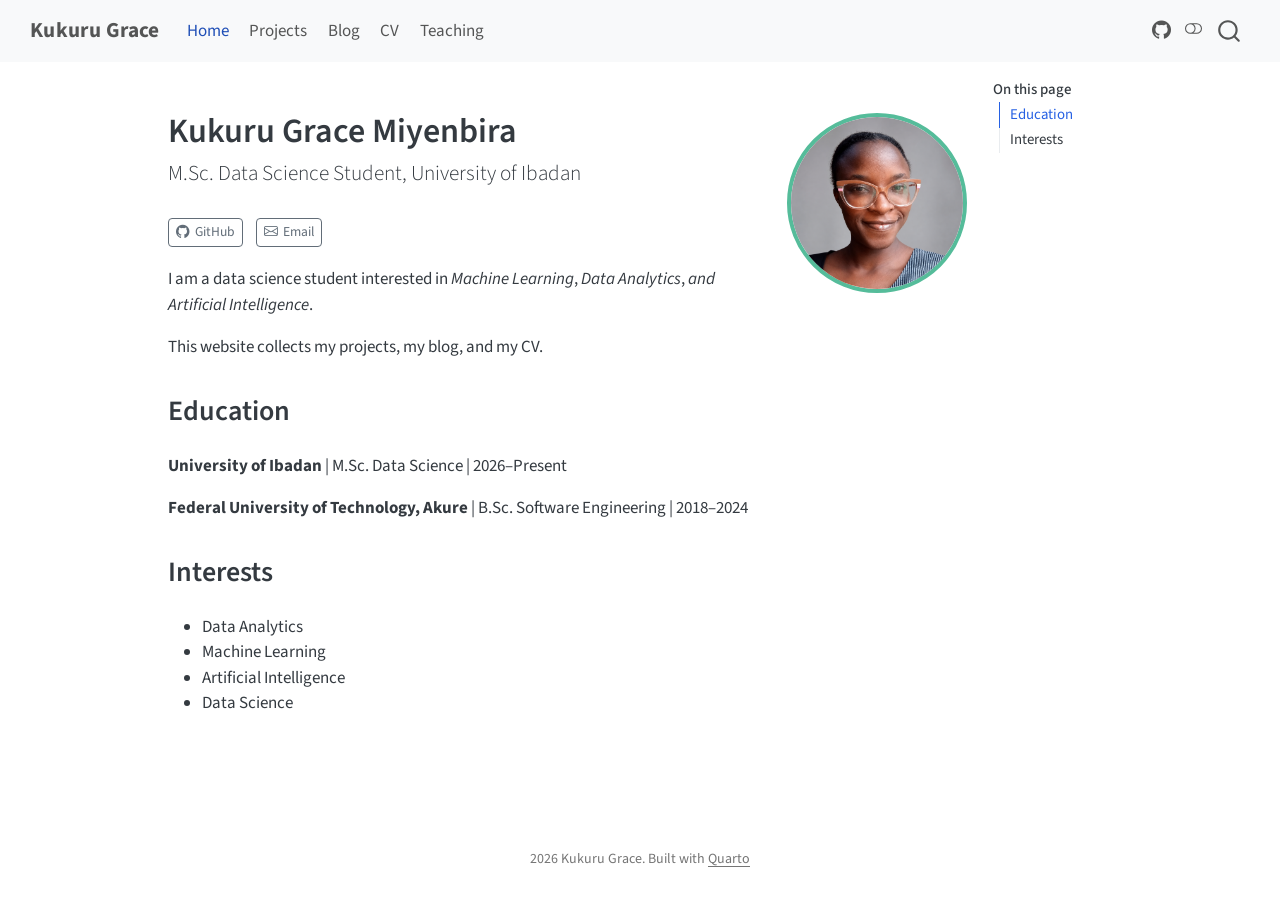
<file: index.html>
<!DOCTYPE html>
<html xmlns="http://www.w3.org/1999/xhtml" lang="en" xml:lang="en"><head>

<meta charset="utf-8">
<meta name="generator" content="quarto-1.9.38">

<meta name="viewport" content="width=device-width, initial-scale=1.0, user-scalable=yes">


<title>Kukuru Grace Miyenbira – Kukuru Grace</title>
<style>
/* Default styles provided by pandoc.
** See https://pandoc.org/MANUAL.html#variables-for-html for config info.
*/
code{white-space: pre-wrap;}
span.smallcaps{font-variant: small-caps;}
div.columns{display: flex; gap: min(4vw, 1.5em);}
div.column{flex: auto; overflow-x: auto;}
div.hanging-indent{margin-left: 1.5em; text-indent: -1.5em;}
ul.task-list{list-style: none;}
ul.task-list li input[type="checkbox"] {
  width: 0.8em;
  margin: 0 0.8em 0.2em -1em; /* quarto-specific, see https://github.com/quarto-dev/quarto-cli/issues/4556 */ 
  vertical-align: middle;
}
</style>


<script src="site_libs/quarto-nav/quarto-nav.js"></script>
<script src="site_libs/quarto-nav/headroom.min.js"></script>
<script src="site_libs/clipboard/clipboard.min.js"></script>
<script src="site_libs/quarto-search/autocomplete.umd.js"></script>
<script src="site_libs/quarto-search/fuse.min.js"></script>
<script src="site_libs/quarto-search/quarto-search.js"></script>
<meta name="quarto:offset" content="./">
<script src="site_libs/quarto-html/quarto.js" type="module"></script>
<script src="site_libs/quarto-html/tabsets/tabsets.js" type="module"></script>
<script src="site_libs/quarto-html/popper.min.js"></script>
<script src="site_libs/quarto-html/tippy.umd.min.js"></script>
<link href="site_libs/quarto-html/tippy.css" rel="stylesheet">
<link href="site_libs/quarto-html/quarto-syntax-highlighting-15634bcf2e68342d4ad2dfa704d543f6.css" rel="stylesheet" class="quarto-color-scheme" id="quarto-text-highlighting-styles">
<link href="site_libs/quarto-html/quarto-syntax-highlighting-dark-0a6b7249c26820e032cb0bd839ff02b1.css" rel="stylesheet" class="quarto-color-scheme quarto-color-alternate" id="quarto-text-highlighting-styles">
<link href="site_libs/quarto-html/quarto-syntax-highlighting-15634bcf2e68342d4ad2dfa704d543f6.css" rel="stylesheet" class="quarto-color-scheme-extra" id="quarto-text-highlighting-styles">
<script src="site_libs/bootstrap/bootstrap.min.js"></script>
<link href="site_libs/bootstrap/bootstrap-icons.css" rel="stylesheet">
<link href="site_libs/bootstrap/bootstrap-a0f9fd0d421825b736dc1bbcbcba2219.min.css" rel="stylesheet" append-hash="true" class="quarto-color-scheme" id="quarto-bootstrap" data-mode="light">
<link href="site_libs/bootstrap/bootstrap-dark-6f157ed924bc3ef39b17ae587b4cc858.min.css" rel="stylesheet" append-hash="true" class="quarto-color-scheme quarto-color-alternate" id="quarto-bootstrap" data-mode="dark">
<link href="site_libs/bootstrap/bootstrap-a0f9fd0d421825b736dc1bbcbcba2219.min.css" rel="stylesheet" append-hash="true" class="quarto-color-scheme-extra" id="quarto-bootstrap" data-mode="light">
<script id="quarto-search-options" type="application/json">{
  "location": "navbar",
  "copy-button": false,
  "collapse-after": 3,
  "panel-placement": "end",
  "type": "overlay",
  "limit": 50,
  "keyboard-shortcut": [
    "f",
    "/",
    "s"
  ],
  "language": {
    "search-no-results-text": "No results",
    "search-matching-documents-text": "matching documents",
    "search-copy-link-title": "Copy link to search",
    "search-hide-matches-text": "Hide additional matches",
    "search-more-match-text": "more match in this document",
    "search-more-matches-text": "more matches in this document",
    "search-clear-button-title": "Clear",
    "search-text-placeholder": "",
    "search-detached-cancel-button-title": "Cancel",
    "search-submit-button-title": "Submit",
    "search-label": "Search"
  }
}</script>


<link rel="stylesheet" href="styles.css">
</head>

<body class="nav-fixed quarto-light"><script id="quarto-html-before-body" type="application/javascript">
    const toggleBodyColorMode = (bsSheetEl) => {
      const mode = bsSheetEl.getAttribute("data-mode");
      const bodyEl = window.document.querySelector("body");
      if (mode === "dark") {
        bodyEl.classList.add("quarto-dark");
        bodyEl.classList.remove("quarto-light");
      } else {
        bodyEl.classList.add("quarto-light");
        bodyEl.classList.remove("quarto-dark");
      }
    }
    const toggleBodyColorPrimary = () => {
      const bsSheetEl = window.document.querySelector("link#quarto-bootstrap:not([rel=disabled-stylesheet])");
      if (bsSheetEl) {
        toggleBodyColorMode(bsSheetEl);
      }
    }
    const setColorSchemeToggle = (alternate) => {
      const toggles = window.document.querySelectorAll('.quarto-color-scheme-toggle');
      for (let i=0; i < toggles.length; i++) {
        const toggle = toggles[i];
        if (toggle) {
          if (alternate) {
            toggle.classList.add("alternate");
          } else {
            toggle.classList.remove("alternate");
          }
        }
      }
    };
    const toggleColorMode = (alternate) => {
      // Switch the stylesheets
      const primaryStylesheets = window.document.querySelectorAll('link.quarto-color-scheme:not(.quarto-color-alternate)');
      const alternateStylesheets = window.document.querySelectorAll('link.quarto-color-scheme.quarto-color-alternate');
      manageTransitions('#quarto-margin-sidebar .nav-link', false);
      if (alternate) {
        // note: dark is layered on light, we don't disable primary!
        enableStylesheet(alternateStylesheets);
        for (const sheetNode of alternateStylesheets) {
          if (sheetNode.id === "quarto-bootstrap") {
            toggleBodyColorMode(sheetNode);
          }
        }
      } else {
        disableStylesheet(alternateStylesheets);
        enableStylesheet(primaryStylesheets)
        toggleBodyColorPrimary();
      }
      manageTransitions('#quarto-margin-sidebar .nav-link', true);
      // Switch the toggles
      setColorSchemeToggle(alternate)
      // Hack to workaround the fact that safari doesn't
      // properly recolor the scrollbar when toggling (#1455)
      if (navigator.userAgent.indexOf('Safari') > 0 && navigator.userAgent.indexOf('Chrome') == -1) {
        manageTransitions("body", false);
        window.scrollTo(0, 1);
        setTimeout(() => {
          window.scrollTo(0, 0);
          manageTransitions("body", true);
        }, 40);
      }
    }
    const disableStylesheet = (stylesheets) => {
      for (let i=0; i < stylesheets.length; i++) {
        const stylesheet = stylesheets[i];
        stylesheet.rel = 'disabled-stylesheet';
      }
    }
    const enableStylesheet = (stylesheets) => {
      for (let i=0; i < stylesheets.length; i++) {
        const stylesheet = stylesheets[i];
        if(stylesheet.rel !== 'stylesheet') { // for Chrome, which will still FOUC without this check
          stylesheet.rel = 'stylesheet';
        }
      }
    }
    const manageTransitions = (selector, allowTransitions) => {
      const els = window.document.querySelectorAll(selector);
      for (let i=0; i < els.length; i++) {
        const el = els[i];
        if (allowTransitions) {
          el.classList.remove('notransition');
        } else {
          el.classList.add('notransition');
        }
      }
    }
    const isFileUrl = () => {
      return window.location.protocol === 'file:';
    }
    const hasAlternateSentinel = () => {
      let styleSentinel = getColorSchemeSentinel();
      if (styleSentinel !== null) {
        return styleSentinel === "alternate";
      } else {
        return false;
      }
    }
    const setStyleSentinel = (alternate) => {
      const value = alternate ? "alternate" : "default";
      if (!isFileUrl()) {
        window.localStorage.setItem("quarto-color-scheme", value);
      } else {
        localAlternateSentinel = value;
      }
    }
    const getColorSchemeSentinel = () => {
      if (!isFileUrl()) {
        const storageValue = window.localStorage.getItem("quarto-color-scheme");
        return storageValue != null ? storageValue : localAlternateSentinel;
      } else {
        return localAlternateSentinel;
      }
    }
    const toggleGiscusIfUsed = (isAlternate, darkModeDefault) => {
      const baseTheme = document.querySelector('#giscus-base-theme')?.value ?? 'light';
      const alternateTheme = document.querySelector('#giscus-alt-theme')?.value ?? 'dark';
      let newTheme = '';
      if(authorPrefersDark) {
        newTheme = isAlternate ? baseTheme : alternateTheme;
      } else {
        newTheme = isAlternate ? alternateTheme : baseTheme;
      }
      const changeGiscusTheme = () => {
        // From: https://github.com/giscus/giscus/issues/336
        const sendMessage = (message) => {
          const iframe = document.querySelector('iframe.giscus-frame');
          if (!iframe) return;
          iframe.contentWindow.postMessage({ giscus: message }, 'https://giscus.app');
        }
        sendMessage({
          setConfig: {
            theme: newTheme
          }
        });
      }
      const isGiscussLoaded = window.document.querySelector('iframe.giscus-frame') !== null;
      if (isGiscussLoaded) {
        changeGiscusTheme();
      }
    };
    const authorPrefersDark = false;
    const darkModeDefault = authorPrefersDark;
      document.querySelector('link#quarto-text-highlighting-styles.quarto-color-scheme-extra').rel = 'disabled-stylesheet';
      document.querySelector('link#quarto-bootstrap.quarto-color-scheme-extra').rel = 'disabled-stylesheet';
    let localAlternateSentinel = darkModeDefault ? 'alternate' : 'default';
    // Dark / light mode switch
    window.quartoToggleColorScheme = () => {
      // Read the current dark / light value
      let toAlternate = !hasAlternateSentinel();
      toggleColorMode(toAlternate);
      setStyleSentinel(toAlternate);
      toggleGiscusIfUsed(toAlternate, darkModeDefault);
      window.dispatchEvent(new Event('resize'));
    };
    // Switch to dark mode if need be
    if (hasAlternateSentinel()) {
      toggleColorMode(true);
    } else {
      toggleColorMode(false);
    }
  </script>

<div id="quarto-search-results"></div>
  <header id="quarto-header" class="headroom fixed-top">
    <nav class="navbar navbar-expand-lg " data-bs-theme="dark">
      <div class="navbar-container container-fluid">
      <div class="navbar-brand-container mx-auto">
    <a class="navbar-brand" href="./index.html">
    <span class="navbar-title">Kukuru Grace</span>
    </a>
  </div>
            <div id="quarto-search" class="" title="Search"></div>
          <button class="navbar-toggler" type="button" data-bs-toggle="collapse" data-bs-target="#navbarCollapse" aria-controls="navbarCollapse" role="menu" aria-expanded="false" aria-label="Toggle navigation" onclick="if (window.quartoToggleHeadroom) { window.quartoToggleHeadroom(); }">
  <span class="navbar-toggler-icon"></span>
</button>
          <div class="collapse navbar-collapse" id="navbarCollapse">
            <ul class="navbar-nav navbar-nav-scroll me-auto">
  <li class="nav-item">
    <a class="nav-link active" href="./index.html" aria-current="page"> 
<span class="menu-text">Home</span></a>
  </li>  
  <li class="nav-item">
    <a class="nav-link" href="./projects.html"> 
<span class="menu-text">Projects</span></a>
  </li>  
  <li class="nav-item">
    <a class="nav-link" href="./blogs.html"> 
<span class="menu-text">Blog</span></a>
  </li>  
  <li class="nav-item">
    <a class="nav-link" href="./cv.html"> 
<span class="menu-text">CV</span></a>
  </li>  
  <li class="nav-item">
    <a class="nav-link" href="./teaching.html"> 
<span class="menu-text">Teaching</span></a>
  </li>  
</ul>
            <ul class="navbar-nav navbar-nav-scroll ms-auto">
  <li class="nav-item compact">
    <a class="nav-link" href="https://github.com/gracemiyenbira"> <i class="bi bi-github" role="img" aria-label="GitHub">
</i> 
<span class="menu-text"></span></a>
  </li>  
</ul>
          </div> <!-- /navcollapse -->
            <div class="quarto-navbar-tools">
  <a href="" class="quarto-color-scheme-toggle quarto-navigation-tool  px-1" onclick="window.quartoToggleColorScheme(); return false;" title="Toggle dark mode"><i class="bi"></i></a>
</div>
      </div> <!-- /container-fluid -->
    </nav>
</header>
<!-- content -->
<div id="quarto-content" class="quarto-container page-columns page-rows-contents page-layout-article page-navbar">
<!-- sidebar -->
<!-- margin-sidebar -->
    <div id="quarto-margin-sidebar" class="sidebar margin-sidebar">
        <nav id="TOC" role="doc-toc" class="toc-active">
    <h2 id="toc-title">On this page</h2>
  <ul>
  <li><a href="#education" id="toc-education" class="nav-link active" data-scroll-target="#education">Education</a></li>
  <li><a href="#interests" id="toc-interests" class="nav-link" data-scroll-target="#interests">Interests</a></li>
  </ul>
</nav>
    </div>
<!-- main -->
<div class="quarto-about-solana column-body">
  <div class="about-entity">
    <div class="entity-contents">
      <header id="title-block-header" class="quarto-title-block default">
<div class="quarto-title">
<h1 class="title">Kukuru Grace Miyenbira</h1>
<p class="subtitle lead">M.Sc. Data Science Student, University of Ibadan</p>
</div>
<div class="quarto-title-meta">
  </div>
</header> <div class="about-links">
  <a href="https://github.com/gracemiyenbira" class="about-link" rel="" target="">
    <i class="bi bi-github"></i>
     <span class="about-link-text">GitHub</span>
  </a>
  <a href="mailto:gracekukuru@gmail.com" class="about-link" rel="" target="">
    <i class="bi bi-envelope"></i>
     <span class="about-link-text">Email</span>
  </a>
</div>
      <div class="about-contents"><main class="content" id="quarto-document-content">


<p>I am a data science student interested in <em>Machine Learning</em>, <em>Data Analytics</em>, <em>and</em> <em>Artificial Intelligence</em>.</p>
<p>This website collects my projects, my blog, and my CV.</p>
<section id="education" class="level2">
<h2 data-anchor-id="education">Education</h2>
<p><strong>University of Ibadan</strong> | M.Sc. Data Science | 2026–Present</p>
<p><strong>Federal University of Technology, Akure</strong> | B.Sc. Software Engineering | 2018–2024</p>
</section>
<section id="interests" class="level2">
<h2 data-anchor-id="interests">Interests</h2>
<ul>
<li>Data Analytics</li>
<li>Machine Learning</li>
<li>Artificial Intelligence</li>
<li>Data Science</li>
</ul>


</section>
</main></div>
    </div>
    <img src="profile.jpg" class="about-image
  rounded " style="width: 15em;">
  </div>
</div>
 <!-- /main -->
<script id="quarto-html-after-body" type="application/javascript">
  window.document.addEventListener("DOMContentLoaded", function (event) {
    // Ensure there is a toggle, if there isn't float one in the top right
    if (window.document.querySelector('.quarto-color-scheme-toggle') === null) {
      const a = window.document.createElement('a');
      a.classList.add('top-right');
      a.classList.add('quarto-color-scheme-toggle');
      a.href = "";
      a.onclick = function() { try { window.quartoToggleColorScheme(); } catch {} return false; };
      const i = window.document.createElement("i");
      i.classList.add('bi');
      a.appendChild(i);
      window.document.body.appendChild(a);
    }
    setColorSchemeToggle(hasAlternateSentinel())
    const isCodeAnnotation = (el) => {
      for (const clz of el.classList) {
        if (clz.startsWith('code-annotation-')) {                     
          return true;
        }
      }
      return false;
    }
    const onCopySuccess = function(e) {
      // button target
      const button = e.trigger;
      // don't keep focus
      button.blur();
      // flash "checked"
      button.classList.add('code-copy-button-checked');
      var currentTitle = button.getAttribute("title");
      button.setAttribute("title", "Copied!");
      let tooltip;
      if (window.bootstrap) {
        button.setAttribute("data-bs-toggle", "tooltip");
        button.setAttribute("data-bs-placement", "left");
        button.setAttribute("data-bs-title", "Copied!");
        tooltip = new bootstrap.Tooltip(button, 
          { trigger: "manual", 
            customClass: "code-copy-button-tooltip",
            offset: [0, -8]});
        tooltip.show();    
      }
      setTimeout(function() {
        if (tooltip) {
          tooltip.hide();
          button.removeAttribute("data-bs-title");
          button.removeAttribute("data-bs-toggle");
          button.removeAttribute("data-bs-placement");
        }
        button.setAttribute("title", currentTitle);
        button.classList.remove('code-copy-button-checked');
      }, 1000);
      // clear code selection
      e.clearSelection();
    }
    const getTextToCopy = function(trigger) {
      const outerScaffold = trigger.parentElement.cloneNode(true);
      const codeEl = outerScaffold.querySelector('code');
      for (const childEl of codeEl.children) {
        if (isCodeAnnotation(childEl)) {
          childEl.remove();
        }
      }
      return codeEl.innerText;
    }
    const clipboard = new window.ClipboardJS('.code-copy-button:not([data-in-quarto-modal])', {
      text: getTextToCopy
    });
    clipboard.on('success', onCopySuccess);
    if (window.document.getElementById('quarto-embedded-source-code-modal')) {
      const clipboardModal = new window.ClipboardJS('.code-copy-button[data-in-quarto-modal]', {
        text: getTextToCopy,
        container: window.document.getElementById('quarto-embedded-source-code-modal')
      });
      clipboardModal.on('success', onCopySuccess);
    }
      var localhostRegex = new RegExp(/^(?:http|https):\/\/localhost\:?[0-9]*\//);
      var mailtoRegex = new RegExp(/^mailto:/);
        var filterRegex = new RegExp("https:\/\/gracemiyenbira\.github\.io\/quarto_website\/");
      var isInternal = (href) => {
          return filterRegex.test(href) || localhostRegex.test(href) || mailtoRegex.test(href);
      }
      // Inspect non-navigation links and adorn them if external
     var links = window.document.querySelectorAll('a[href]:not(.nav-link):not(.navbar-brand):not(.toc-action):not(.sidebar-link):not(.sidebar-item-toggle):not(.pagination-link):not(.no-external):not([aria-hidden]):not(.dropdown-item):not(.quarto-navigation-tool):not(.about-link)');
      for (var i=0; i<links.length; i++) {
        const link = links[i];
        if (!isInternal(link.href)) {
          // undo the damage that might have been done by quarto-nav.js in the case of
          // links that we want to consider external
          if (link.dataset.originalHref !== undefined) {
            link.href = link.dataset.originalHref;
          }
        }
      }
    function tippyHover(el, contentFn, onTriggerFn, onUntriggerFn) {
      const config = {
        allowHTML: true,
        maxWidth: 500,
        delay: 100,
        arrow: false,
        appendTo: function(el) {
            return el.parentElement;
        },
        interactive: true,
        interactiveBorder: 10,
        theme: 'quarto',
        placement: 'bottom-start',
      };
      if (contentFn) {
        config.content = contentFn;
      }
      if (onTriggerFn) {
        config.onTrigger = onTriggerFn;
      }
      if (onUntriggerFn) {
        config.onUntrigger = onUntriggerFn;
      }
      window.tippy(el, config); 
    }
    const noterefs = window.document.querySelectorAll('a[role="doc-noteref"]');
    for (var i=0; i<noterefs.length; i++) {
      const ref = noterefs[i];
      tippyHover(ref, function() {
        // use id or data attribute instead here
        let href = ref.getAttribute('data-footnote-href') || ref.getAttribute('href');
        try { href = new URL(href).hash; } catch {}
        const id = href.replace(/^#\/?/, "");
        const note = window.document.getElementById(id);
        if (note) {
          return note.innerHTML;
        } else {
          return "";
        }
      });
    }
    const xrefs = window.document.querySelectorAll('a.quarto-xref');
    const processXRef = (id, note) => {
      // Strip column container classes
      const stripColumnClz = (el) => {
        el.classList.remove("page-full", "page-columns");
        if (el.children) {
          for (const child of el.children) {
            stripColumnClz(child);
          }
        }
      }
      stripColumnClz(note)
      if (id === null || id.startsWith('sec-')) {
        // Special case sections, only their first couple elements
        const container = document.createElement("div");
        if (note.children && note.children.length > 2) {
          container.appendChild(note.children[0].cloneNode(true));
          for (let i = 1; i < note.children.length; i++) {
            const child = note.children[i];
            if (child.tagName === "P" && child.innerText === "") {
              continue;
            } else {
              container.appendChild(child.cloneNode(true));
              break;
            }
          }
          if (window.Quarto?.typesetMath) {
            window.Quarto.typesetMath(container);
          }
          return container.innerHTML
        } else {
          if (window.Quarto?.typesetMath) {
            window.Quarto.typesetMath(note);
          }
          return note.innerHTML;
        }
      } else {
        // Remove any anchor links if they are present
        const anchorLink = note.querySelector('a.anchorjs-link');
        if (anchorLink) {
          anchorLink.remove();
        }
        if (window.Quarto?.typesetMath) {
          window.Quarto.typesetMath(note);
        }
        if (note.classList.contains("callout")) {
          return note.outerHTML;
        } else {
          return note.innerHTML;
        }
      }
    }
    for (var i=0; i<xrefs.length; i++) {
      const xref = xrefs[i];
      tippyHover(xref, undefined, function(instance) {
        instance.disable();
        let url = xref.getAttribute('href');
        let hash = undefined; 
        if (url.startsWith('#')) {
          hash = url;
        } else {
          try { hash = new URL(url).hash; } catch {}
        }
        if (hash) {
          const id = hash.replace(/^#\/?/, "");
          const note = window.document.getElementById(id);
          if (note !== null) {
            try {
              const html = processXRef(id, note.cloneNode(true));
              instance.setContent(html);
            } finally {
              instance.enable();
              instance.show();
            }
          } else {
            // See if we can fetch this
            fetch(url.split('#')[0])
            .then(res => res.text())
            .then(html => {
              const parser = new DOMParser();
              const htmlDoc = parser.parseFromString(html, "text/html");
              const note = htmlDoc.getElementById(id);
              if (note !== null) {
                const html = processXRef(id, note);
                instance.setContent(html);
              } 
            }).finally(() => {
              instance.enable();
              instance.show();
            });
          }
        } else {
          // See if we can fetch a full url (with no hash to target)
          // This is a special case and we should probably do some content thinning / targeting
          fetch(url)
          .then(res => res.text())
          .then(html => {
            const parser = new DOMParser();
            const htmlDoc = parser.parseFromString(html, "text/html");
            const note = htmlDoc.querySelector('main.content');
            if (note !== null) {
              // This should only happen for chapter cross references
              // (since there is no id in the URL)
              // remove the first header
              if (note.children.length > 0 && note.children[0].tagName === "HEADER") {
                note.children[0].remove();
              }
              const html = processXRef(null, note);
              instance.setContent(html);
            } 
          }).finally(() => {
            instance.enable();
            instance.show();
          });
        }
      }, function(instance) {
      });
    }
        let selectedAnnoteEl;
        const selectorForAnnotation = ( cell, annotation) => {
          let cellAttr = 'data-code-cell="' + cell + '"';
          let lineAttr = 'data-code-annotation="' +  annotation + '"';
          const selector = 'span[' + cellAttr + '][' + lineAttr + ']';
          return selector;
        }
        const selectCodeLines = (annoteEl) => {
          const doc = window.document;
          const targetCell = annoteEl.getAttribute("data-target-cell");
          const targetAnnotation = annoteEl.getAttribute("data-target-annotation");
          const annoteSpan = window.document.querySelector(selectorForAnnotation(targetCell, targetAnnotation));
          const lines = annoteSpan.getAttribute("data-code-lines").split(",");
          const lineIds = lines.map((line) => {
            return targetCell + "-" + line;
          })
          let top = null;
          let height = null;
          let parent = null;
          if (lineIds.length > 0) {
              //compute the position of the single el (top and bottom and make a div)
              const el = window.document.getElementById(lineIds[0]);
              top = el.offsetTop;
              height = el.offsetHeight;
              parent = el.parentElement.parentElement;
            if (lineIds.length > 1) {
              const lastEl = window.document.getElementById(lineIds[lineIds.length - 1]);
              const bottom = lastEl.offsetTop + lastEl.offsetHeight;
              height = bottom - top;
            }
            if (top !== null && height !== null && parent !== null) {
              // cook up a div (if necessary) and position it 
              let div = window.document.getElementById("code-annotation-line-highlight");
              if (div === null) {
                div = window.document.createElement("div");
                div.setAttribute("id", "code-annotation-line-highlight");
                div.style.position = 'absolute';
                parent.appendChild(div);
              }
              div.style.top = top - 2 + "px";
              div.style.height = height + 4 + "px";
              div.style.left = 0;
              let gutterDiv = window.document.getElementById("code-annotation-line-highlight-gutter");
              if (gutterDiv === null) {
                gutterDiv = window.document.createElement("div");
                gutterDiv.setAttribute("id", "code-annotation-line-highlight-gutter");
                gutterDiv.style.position = 'absolute';
                const codeCell = window.document.getElementById(targetCell);
                const gutter = codeCell.querySelector('.code-annotation-gutter');
                gutter.appendChild(gutterDiv);
              }
              gutterDiv.style.top = top - 2 + "px";
              gutterDiv.style.height = height + 4 + "px";
            }
            selectedAnnoteEl = annoteEl;
          }
        };
        const unselectCodeLines = () => {
          const elementsIds = ["code-annotation-line-highlight", "code-annotation-line-highlight-gutter"];
          elementsIds.forEach((elId) => {
            const div = window.document.getElementById(elId);
            if (div) {
              div.remove();
            }
          });
          selectedAnnoteEl = undefined;
        };
          // Handle positioning of the toggle
      window.addEventListener(
        "resize",
        throttle(() => {
          elRect = undefined;
          if (selectedAnnoteEl) {
            selectCodeLines(selectedAnnoteEl);
          }
        }, 10)
      );
      function throttle(fn, ms) {
      let throttle = false;
      let timer;
        return (...args) => {
          if(!throttle) { // first call gets through
              fn.apply(this, args);
              throttle = true;
          } else { // all the others get throttled
              if(timer) clearTimeout(timer); // cancel #2
              timer = setTimeout(() => {
                fn.apply(this, args);
                timer = throttle = false;
              }, ms);
          }
        };
      }
        // Attach click handler to the DT
        const annoteDls = window.document.querySelectorAll('dt[data-target-cell]');
        for (const annoteDlNode of annoteDls) {
          annoteDlNode.addEventListener('click', (event) => {
            const clickedEl = event.target;
            if (clickedEl !== selectedAnnoteEl) {
              unselectCodeLines();
              const activeEl = window.document.querySelector('dt[data-target-cell].code-annotation-active');
              if (activeEl) {
                activeEl.classList.remove('code-annotation-active');
              }
              selectCodeLines(clickedEl);
              clickedEl.classList.add('code-annotation-active');
            } else {
              // Unselect the line
              unselectCodeLines();
              clickedEl.classList.remove('code-annotation-active');
            }
          });
        }
    const findCites = (el) => {
      const parentEl = el.parentElement;
      if (parentEl) {
        const cites = parentEl.dataset.cites;
        if (cites) {
          return {
            el,
            cites: cites.split(' ')
          };
        } else {
          return findCites(el.parentElement)
        }
      } else {
        return undefined;
      }
    };
    var bibliorefs = window.document.querySelectorAll('a[role="doc-biblioref"]');
    for (var i=0; i<bibliorefs.length; i++) {
      const ref = bibliorefs[i];
      const citeInfo = findCites(ref);
      if (citeInfo) {
        tippyHover(citeInfo.el, function() {
          var popup = window.document.createElement('div');
          citeInfo.cites.forEach(function(cite) {
            var citeDiv = window.document.createElement('div');
            citeDiv.classList.add('hanging-indent');
            citeDiv.classList.add('csl-entry');
            var biblioDiv = window.document.getElementById('ref-' + cite);
            if (biblioDiv) {
              citeDiv.innerHTML = biblioDiv.innerHTML;
            }
            popup.appendChild(citeDiv);
          });
          return popup.innerHTML;
        });
      }
    }
  });
  </script>
</div> <!-- /content -->
<footer class="footer">
  <div class="nav-footer">
    <div class="nav-footer-left">
      &nbsp;
    </div>   
    <div class="nav-footer-center">
<p>2026 Kukuru Grace. Built with <a href="https://quarto.org">Quarto</a></p>
</div>
    <div class="nav-footer-right">
      &nbsp;
    </div>
  </div>
</footer>




</body></html>
</file>
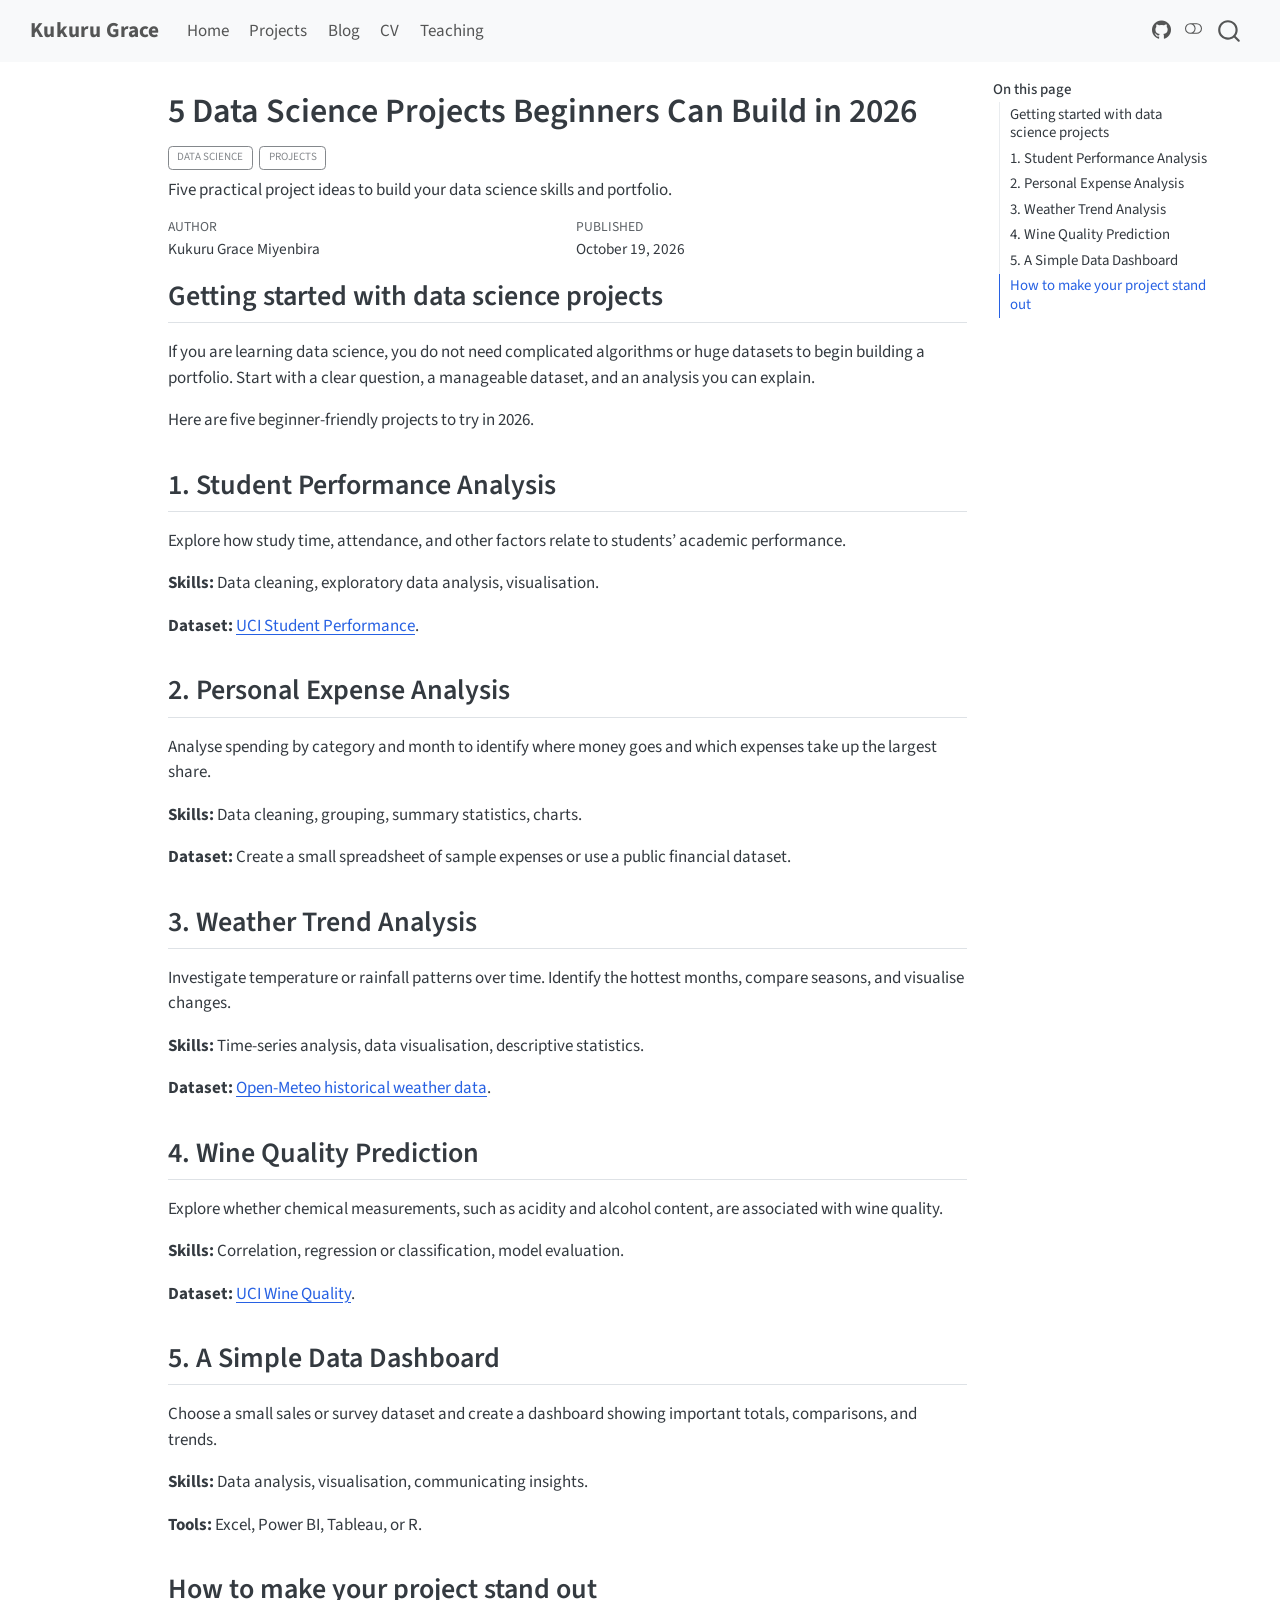
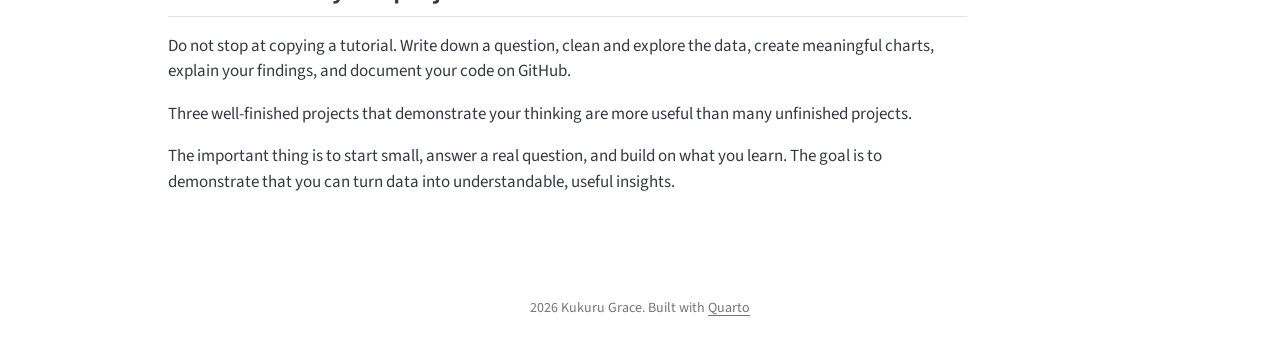
<file: posts/Data_science_projects_for_beginners/index.html>
<!DOCTYPE html>
<html xmlns="http://www.w3.org/1999/xhtml" lang="en" xml:lang="en"><head>

<meta charset="utf-8">
<meta name="generator" content="quarto-1.9.38">

<meta name="viewport" content="width=device-width, initial-scale=1.0, user-scalable=yes">

<meta name="author" content="Kukuru Grace Miyenbira">
<meta name="dcterms.date" content="2026-10-19">
<meta name="description" content="Five practical project ideas to build your data science skills and portfolio.">

<title>5 Data Science Projects Beginners Can Build in 2026 – Kukuru Grace</title>
<style>
/* Default styles provided by pandoc.
** See https://pandoc.org/MANUAL.html#variables-for-html for config info.
*/
code{white-space: pre-wrap;}
span.smallcaps{font-variant: small-caps;}
div.columns{display: flex; gap: min(4vw, 1.5em);}
div.column{flex: auto; overflow-x: auto;}
div.hanging-indent{margin-left: 1.5em; text-indent: -1.5em;}
ul.task-list{list-style: none;}
ul.task-list li input[type="checkbox"] {
  width: 0.8em;
  margin: 0 0.8em 0.2em -1em; /* quarto-specific, see https://github.com/quarto-dev/quarto-cli/issues/4556 */ 
  vertical-align: middle;
}
</style>


<script src="../../site_libs/quarto-nav/quarto-nav.js"></script>
<script src="../../site_libs/quarto-nav/headroom.min.js"></script>
<script src="../../site_libs/clipboard/clipboard.min.js"></script>
<script src="../../site_libs/quarto-search/autocomplete.umd.js"></script>
<script src="../../site_libs/quarto-search/fuse.min.js"></script>
<script src="../../site_libs/quarto-search/quarto-search.js"></script>
<meta name="quarto:offset" content="../../">
<script src="../../site_libs/quarto-html/quarto.js" type="module"></script>
<script src="../../site_libs/quarto-html/tabsets/tabsets.js" type="module"></script>
<script src="../../site_libs/quarto-html/popper.min.js"></script>
<script src="../../site_libs/quarto-html/tippy.umd.min.js"></script>
<script src="../../site_libs/quarto-html/anchor.min.js"></script>
<link href="../../site_libs/quarto-html/tippy.css" rel="stylesheet">
<link href="../../site_libs/quarto-html/quarto-syntax-highlighting-15634bcf2e68342d4ad2dfa704d543f6.css" rel="stylesheet" class="quarto-color-scheme" id="quarto-text-highlighting-styles">
<link href="../../site_libs/quarto-html/quarto-syntax-highlighting-dark-0a6b7249c26820e032cb0bd839ff02b1.css" rel="stylesheet" class="quarto-color-scheme quarto-color-alternate" id="quarto-text-highlighting-styles">
<link href="../../site_libs/quarto-html/quarto-syntax-highlighting-15634bcf2e68342d4ad2dfa704d543f6.css" rel="stylesheet" class="quarto-color-scheme-extra" id="quarto-text-highlighting-styles">
<script src="../../site_libs/bootstrap/bootstrap.min.js"></script>
<link href="../../site_libs/bootstrap/bootstrap-icons.css" rel="stylesheet">
<link href="../../site_libs/bootstrap/bootstrap-a0f9fd0d421825b736dc1bbcbcba2219.min.css" rel="stylesheet" append-hash="true" class="quarto-color-scheme" id="quarto-bootstrap" data-mode="light">
<link href="../../site_libs/bootstrap/bootstrap-dark-6f157ed924bc3ef39b17ae587b4cc858.min.css" rel="stylesheet" append-hash="true" class="quarto-color-scheme quarto-color-alternate" id="quarto-bootstrap" data-mode="dark">
<link href="../../site_libs/bootstrap/bootstrap-a0f9fd0d421825b736dc1bbcbcba2219.min.css" rel="stylesheet" append-hash="true" class="quarto-color-scheme-extra" id="quarto-bootstrap" data-mode="light">
<script id="quarto-search-options" type="application/json">{
  "location": "navbar",
  "copy-button": false,
  "collapse-after": 3,
  "panel-placement": "end",
  "type": "overlay",
  "limit": 50,
  "keyboard-shortcut": [
    "f",
    "/",
    "s"
  ],
  "language": {
    "search-no-results-text": "No results",
    "search-matching-documents-text": "matching documents",
    "search-copy-link-title": "Copy link to search",
    "search-hide-matches-text": "Hide additional matches",
    "search-more-match-text": "more match in this document",
    "search-more-matches-text": "more matches in this document",
    "search-clear-button-title": "Clear",
    "search-text-placeholder": "",
    "search-detached-cancel-button-title": "Cancel",
    "search-submit-button-title": "Submit",
    "search-label": "Search"
  }
}</script>


<link rel="stylesheet" href="../../styles.css">
</head>

<body class="nav-fixed quarto-light"><script id="quarto-html-before-body" type="application/javascript">
    const toggleBodyColorMode = (bsSheetEl) => {
      const mode = bsSheetEl.getAttribute("data-mode");
      const bodyEl = window.document.querySelector("body");
      if (mode === "dark") {
        bodyEl.classList.add("quarto-dark");
        bodyEl.classList.remove("quarto-light");
      } else {
        bodyEl.classList.add("quarto-light");
        bodyEl.classList.remove("quarto-dark");
      }
    }
    const toggleBodyColorPrimary = () => {
      const bsSheetEl = window.document.querySelector("link#quarto-bootstrap:not([rel=disabled-stylesheet])");
      if (bsSheetEl) {
        toggleBodyColorMode(bsSheetEl);
      }
    }
    const setColorSchemeToggle = (alternate) => {
      const toggles = window.document.querySelectorAll('.quarto-color-scheme-toggle');
      for (let i=0; i < toggles.length; i++) {
        const toggle = toggles[i];
        if (toggle) {
          if (alternate) {
            toggle.classList.add("alternate");
          } else {
            toggle.classList.remove("alternate");
          }
        }
      }
    };
    const toggleColorMode = (alternate) => {
      // Switch the stylesheets
      const primaryStylesheets = window.document.querySelectorAll('link.quarto-color-scheme:not(.quarto-color-alternate)');
      const alternateStylesheets = window.document.querySelectorAll('link.quarto-color-scheme.quarto-color-alternate');
      manageTransitions('#quarto-margin-sidebar .nav-link', false);
      if (alternate) {
        // note: dark is layered on light, we don't disable primary!
        enableStylesheet(alternateStylesheets);
        for (const sheetNode of alternateStylesheets) {
          if (sheetNode.id === "quarto-bootstrap") {
            toggleBodyColorMode(sheetNode);
          }
        }
      } else {
        disableStylesheet(alternateStylesheets);
        enableStylesheet(primaryStylesheets)
        toggleBodyColorPrimary();
      }
      manageTransitions('#quarto-margin-sidebar .nav-link', true);
      // Switch the toggles
      setColorSchemeToggle(alternate)
      // Hack to workaround the fact that safari doesn't
      // properly recolor the scrollbar when toggling (#1455)
      if (navigator.userAgent.indexOf('Safari') > 0 && navigator.userAgent.indexOf('Chrome') == -1) {
        manageTransitions("body", false);
        window.scrollTo(0, 1);
        setTimeout(() => {
          window.scrollTo(0, 0);
          manageTransitions("body", true);
        }, 40);
      }
    }
    const disableStylesheet = (stylesheets) => {
      for (let i=0; i < stylesheets.length; i++) {
        const stylesheet = stylesheets[i];
        stylesheet.rel = 'disabled-stylesheet';
      }
    }
    const enableStylesheet = (stylesheets) => {
      for (let i=0; i < stylesheets.length; i++) {
        const stylesheet = stylesheets[i];
        if(stylesheet.rel !== 'stylesheet') { // for Chrome, which will still FOUC without this check
          stylesheet.rel = 'stylesheet';
        }
      }
    }
    const manageTransitions = (selector, allowTransitions) => {
      const els = window.document.querySelectorAll(selector);
      for (let i=0; i < els.length; i++) {
        const el = els[i];
        if (allowTransitions) {
          el.classList.remove('notransition');
        } else {
          el.classList.add('notransition');
        }
      }
    }
    const isFileUrl = () => {
      return window.location.protocol === 'file:';
    }
    const hasAlternateSentinel = () => {
      let styleSentinel = getColorSchemeSentinel();
      if (styleSentinel !== null) {
        return styleSentinel === "alternate";
      } else {
        return false;
      }
    }
    const setStyleSentinel = (alternate) => {
      const value = alternate ? "alternate" : "default";
      if (!isFileUrl()) {
        window.localStorage.setItem("quarto-color-scheme", value);
      } else {
        localAlternateSentinel = value;
      }
    }
    const getColorSchemeSentinel = () => {
      if (!isFileUrl()) {
        const storageValue = window.localStorage.getItem("quarto-color-scheme");
        return storageValue != null ? storageValue : localAlternateSentinel;
      } else {
        return localAlternateSentinel;
      }
    }
    const toggleGiscusIfUsed = (isAlternate, darkModeDefault) => {
      const baseTheme = document.querySelector('#giscus-base-theme')?.value ?? 'light';
      const alternateTheme = document.querySelector('#giscus-alt-theme')?.value ?? 'dark';
      let newTheme = '';
      if(authorPrefersDark) {
        newTheme = isAlternate ? baseTheme : alternateTheme;
      } else {
        newTheme = isAlternate ? alternateTheme : baseTheme;
      }
      const changeGiscusTheme = () => {
        // From: https://github.com/giscus/giscus/issues/336
        const sendMessage = (message) => {
          const iframe = document.querySelector('iframe.giscus-frame');
          if (!iframe) return;
          iframe.contentWindow.postMessage({ giscus: message }, 'https://giscus.app');
        }
        sendMessage({
          setConfig: {
            theme: newTheme
          }
        });
      }
      const isGiscussLoaded = window.document.querySelector('iframe.giscus-frame') !== null;
      if (isGiscussLoaded) {
        changeGiscusTheme();
      }
    };
    const authorPrefersDark = false;
    const darkModeDefault = authorPrefersDark;
      document.querySelector('link#quarto-text-highlighting-styles.quarto-color-scheme-extra').rel = 'disabled-stylesheet';
      document.querySelector('link#quarto-bootstrap.quarto-color-scheme-extra').rel = 'disabled-stylesheet';
    let localAlternateSentinel = darkModeDefault ? 'alternate' : 'default';
    // Dark / light mode switch
    window.quartoToggleColorScheme = () => {
      // Read the current dark / light value
      let toAlternate = !hasAlternateSentinel();
      toggleColorMode(toAlternate);
      setStyleSentinel(toAlternate);
      toggleGiscusIfUsed(toAlternate, darkModeDefault);
      window.dispatchEvent(new Event('resize'));
    };
    // Switch to dark mode if need be
    if (hasAlternateSentinel()) {
      toggleColorMode(true);
    } else {
      toggleColorMode(false);
    }
  </script>

<div id="quarto-search-results"></div>
  <header id="quarto-header" class="headroom fixed-top">
    <nav class="navbar navbar-expand-lg " data-bs-theme="dark">
      <div class="navbar-container container-fluid">
      <div class="navbar-brand-container mx-auto">
    <a class="navbar-brand" href="../../index.html">
    <span class="navbar-title">Kukuru Grace</span>
    </a>
  </div>
            <div id="quarto-search" class="" title="Search"></div>
          <button class="navbar-toggler" type="button" data-bs-toggle="collapse" data-bs-target="#navbarCollapse" aria-controls="navbarCollapse" role="menu" aria-expanded="false" aria-label="Toggle navigation" onclick="if (window.quartoToggleHeadroom) { window.quartoToggleHeadroom(); }">
  <span class="navbar-toggler-icon"></span>
</button>
          <div class="collapse navbar-collapse" id="navbarCollapse">
            <ul class="navbar-nav navbar-nav-scroll me-auto">
  <li class="nav-item">
    <a class="nav-link" href="../../index.html"> 
<span class="menu-text">Home</span></a>
  </li>  
  <li class="nav-item">
    <a class="nav-link" href="../../projects.html"> 
<span class="menu-text">Projects</span></a>
  </li>  
  <li class="nav-item">
    <a class="nav-link" href="../../blogs.html"> 
<span class="menu-text">Blog</span></a>
  </li>  
  <li class="nav-item">
    <a class="nav-link" href="../../cv.html"> 
<span class="menu-text">CV</span></a>
  </li>  
  <li class="nav-item">
    <a class="nav-link" href="../../teaching.html"> 
<span class="menu-text">Teaching</span></a>
  </li>  
</ul>
            <ul class="navbar-nav navbar-nav-scroll ms-auto">
  <li class="nav-item compact">
    <a class="nav-link" href="https://github.com/gracemiyenbira"> <i class="bi bi-github" role="img" aria-label="GitHub">
</i> 
<span class="menu-text"></span></a>
  </li>  
</ul>
          </div> <!-- /navcollapse -->
            <div class="quarto-navbar-tools">
  <a href="" class="quarto-color-scheme-toggle quarto-navigation-tool  px-1" onclick="window.quartoToggleColorScheme(); return false;" title="Toggle dark mode"><i class="bi"></i></a>
</div>
      </div> <!-- /container-fluid -->
    </nav>
</header>
<!-- content -->
<div id="quarto-content" class="quarto-container page-columns page-rows-contents page-layout-article page-navbar">
<!-- sidebar -->
<!-- margin-sidebar -->
    <div id="quarto-margin-sidebar" class="sidebar margin-sidebar">
        <nav id="TOC" role="doc-toc" class="toc-active">
    <h2 id="toc-title">On this page</h2>
   
  <ul>
  <li><a href="#getting-started-with-data-science-projects" id="toc-getting-started-with-data-science-projects" class="nav-link active" data-scroll-target="#getting-started-with-data-science-projects">Getting started with data science projects</a></li>
  <li><a href="#student-performance-analysis" id="toc-student-performance-analysis" class="nav-link" data-scroll-target="#student-performance-analysis">1. Student Performance Analysis</a></li>
  <li><a href="#personal-expense-analysis" id="toc-personal-expense-analysis" class="nav-link" data-scroll-target="#personal-expense-analysis">2. Personal Expense Analysis</a></li>
  <li><a href="#weather-trend-analysis" id="toc-weather-trend-analysis" class="nav-link" data-scroll-target="#weather-trend-analysis">3. Weather Trend Analysis</a></li>
  <li><a href="#wine-quality-prediction" id="toc-wine-quality-prediction" class="nav-link" data-scroll-target="#wine-quality-prediction">4. Wine Quality Prediction</a></li>
  <li><a href="#a-simple-data-dashboard" id="toc-a-simple-data-dashboard" class="nav-link" data-scroll-target="#a-simple-data-dashboard">5. A Simple Data Dashboard</a></li>
  <li><a href="#how-to-make-your-project-stand-out" id="toc-how-to-make-your-project-stand-out" class="nav-link" data-scroll-target="#how-to-make-your-project-stand-out">How to make your project stand out</a></li>
  </ul>
</nav>
    </div>
<!-- main -->
<main class="content" id="quarto-document-content">


<header id="title-block-header" class="quarto-title-block default">
<div class="quarto-title">
<h1 class="title">5 Data Science Projects Beginners Can Build in 2026</h1>
  <div class="quarto-categories">
    <div class="quarto-category">Data Science</div>
    <div class="quarto-category">Projects</div>
  </div>
  </div>

<div>
  <div class="description">
    Five practical project ideas to build your data science skills and portfolio.
  </div>
</div>


<div class="quarto-title-meta">

    <div>
    <div class="quarto-title-meta-heading">Author</div>
    <div class="quarto-title-meta-contents">
             <p>Kukuru Grace Miyenbira </p>
          </div>
  </div>
    
    <div>
    <div class="quarto-title-meta-heading">Published</div>
    <div class="quarto-title-meta-contents">
      <p class="date">October 19, 2026</p>
    </div>
  </div>
  
    
  </div>
  


</header>


<section id="getting-started-with-data-science-projects" class="level2">
<h2 class="anchored" data-anchor-id="getting-started-with-data-science-projects">Getting started with data science projects</h2>
<p>If you are learning data science, you do not need complicated algorithms or huge datasets to begin building a portfolio. Start with a clear question, a manageable dataset, and an analysis you can explain.</p>
<p>Here are five beginner-friendly projects to try in 2026.</p>
</section>
<section id="student-performance-analysis" class="level2">
<h2 class="anchored" data-anchor-id="student-performance-analysis">1. Student Performance Analysis</h2>
<p>Explore how study time, attendance, and other factors relate to students’ academic performance.</p>
<p><strong>Skills:</strong> Data cleaning, exploratory data analysis, visualisation.</p>
<p><strong>Dataset:</strong> <a href="https://archive.ics.uci.edu/dataset/320/student+performance">UCI Student Performance</a>.</p>
</section>
<section id="personal-expense-analysis" class="level2">
<h2 class="anchored" data-anchor-id="personal-expense-analysis">2. Personal Expense Analysis</h2>
<p>Analyse spending by category and month to identify where money goes and which expenses take up the largest share.</p>
<p><strong>Skills:</strong> Data cleaning, grouping, summary statistics, charts.</p>
<p><strong>Dataset:</strong> Create a small spreadsheet of sample expenses or use a public financial dataset.</p>
</section>
<section id="weather-trend-analysis" class="level2">
<h2 class="anchored" data-anchor-id="weather-trend-analysis">3. Weather Trend Analysis</h2>
<p>Investigate temperature or rainfall patterns over time. Identify the hottest months, compare seasons, and visualise changes.</p>
<p><strong>Skills:</strong> Time-series analysis, data visualisation, descriptive statistics.</p>
<p><strong>Dataset:</strong> <a href="https://open-meteo.com/">Open-Meteo historical weather data</a>.</p>
</section>
<section id="wine-quality-prediction" class="level2">
<h2 class="anchored" data-anchor-id="wine-quality-prediction">4. Wine Quality Prediction</h2>
<p>Explore whether chemical measurements, such as acidity and alcohol content, are associated with wine quality.</p>
<p><strong>Skills:</strong> Correlation, regression or classification, model evaluation.</p>
<p><strong>Dataset:</strong> <a href="https://archive.ics.uci.edu/dataset/186/wine+quality">UCI Wine Quality</a>.</p>
</section>
<section id="a-simple-data-dashboard" class="level2">
<h2 class="anchored" data-anchor-id="a-simple-data-dashboard">5. A Simple Data Dashboard</h2>
<p>Choose a small sales or survey dataset and create a dashboard showing important totals, comparisons, and trends.</p>
<p><strong>Skills:</strong> Data analysis, visualisation, communicating insights.</p>
<p><strong>Tools:</strong> Excel, Power BI, Tableau, or R.</p>
</section>
<section id="how-to-make-your-project-stand-out" class="level2">
<h2 class="anchored" data-anchor-id="how-to-make-your-project-stand-out">How to make your project stand out</h2>
<p>Do not stop at copying a tutorial. Write down a question, clean and explore the data, create meaningful charts, explain your findings, and document your code on GitHub.</p>
<p>Three well-finished projects that demonstrate your thinking are more useful than many unfinished projects.</p>
<p>The important thing is to start small, answer a real question, and build on what you learn. The goal is to demonstrate that you can turn data into understandable, useful insights.</p>


</section>

</main> <!-- /main -->
<script id="quarto-html-after-body" type="application/javascript">
  window.document.addEventListener("DOMContentLoaded", function (event) {
    // Ensure there is a toggle, if there isn't float one in the top right
    if (window.document.querySelector('.quarto-color-scheme-toggle') === null) {
      const a = window.document.createElement('a');
      a.classList.add('top-right');
      a.classList.add('quarto-color-scheme-toggle');
      a.href = "";
      a.onclick = function() { try { window.quartoToggleColorScheme(); } catch {} return false; };
      const i = window.document.createElement("i");
      i.classList.add('bi');
      a.appendChild(i);
      window.document.body.appendChild(a);
    }
    setColorSchemeToggle(hasAlternateSentinel())
    const icon = "";
    const anchorJS = new window.AnchorJS();
    anchorJS.options = {
      placement: 'right',
      icon: icon
    };
    anchorJS.add('.anchored');
    const isCodeAnnotation = (el) => {
      for (const clz of el.classList) {
        if (clz.startsWith('code-annotation-')) {                     
          return true;
        }
      }
      return false;
    }
    const onCopySuccess = function(e) {
      // button target
      const button = e.trigger;
      // don't keep focus
      button.blur();
      // flash "checked"
      button.classList.add('code-copy-button-checked');
      var currentTitle = button.getAttribute("title");
      button.setAttribute("title", "Copied!");
      let tooltip;
      if (window.bootstrap) {
        button.setAttribute("data-bs-toggle", "tooltip");
        button.setAttribute("data-bs-placement", "left");
        button.setAttribute("data-bs-title", "Copied!");
        tooltip = new bootstrap.Tooltip(button, 
          { trigger: "manual", 
            customClass: "code-copy-button-tooltip",
            offset: [0, -8]});
        tooltip.show();    
      }
      setTimeout(function() {
        if (tooltip) {
          tooltip.hide();
          button.removeAttribute("data-bs-title");
          button.removeAttribute("data-bs-toggle");
          button.removeAttribute("data-bs-placement");
        }
        button.setAttribute("title", currentTitle);
        button.classList.remove('code-copy-button-checked');
      }, 1000);
      // clear code selection
      e.clearSelection();
    }
    const getTextToCopy = function(trigger) {
      const outerScaffold = trigger.parentElement.cloneNode(true);
      const codeEl = outerScaffold.querySelector('code');
      for (const childEl of codeEl.children) {
        if (isCodeAnnotation(childEl)) {
          childEl.remove();
        }
      }
      return codeEl.innerText;
    }
    const clipboard = new window.ClipboardJS('.code-copy-button:not([data-in-quarto-modal])', {
      text: getTextToCopy
    });
    clipboard.on('success', onCopySuccess);
    if (window.document.getElementById('quarto-embedded-source-code-modal')) {
      const clipboardModal = new window.ClipboardJS('.code-copy-button[data-in-quarto-modal]', {
        text: getTextToCopy,
        container: window.document.getElementById('quarto-embedded-source-code-modal')
      });
      clipboardModal.on('success', onCopySuccess);
    }
      var localhostRegex = new RegExp(/^(?:http|https):\/\/localhost\:?[0-9]*\//);
      var mailtoRegex = new RegExp(/^mailto:/);
        var filterRegex = new RegExp("https:\/\/gracemiyenbira\.github\.io\/quarto_website\/");
      var isInternal = (href) => {
          return filterRegex.test(href) || localhostRegex.test(href) || mailtoRegex.test(href);
      }
      // Inspect non-navigation links and adorn them if external
     var links = window.document.querySelectorAll('a[href]:not(.nav-link):not(.navbar-brand):not(.toc-action):not(.sidebar-link):not(.sidebar-item-toggle):not(.pagination-link):not(.no-external):not([aria-hidden]):not(.dropdown-item):not(.quarto-navigation-tool):not(.about-link)');
      for (var i=0; i<links.length; i++) {
        const link = links[i];
        if (!isInternal(link.href)) {
          // undo the damage that might have been done by quarto-nav.js in the case of
          // links that we want to consider external
          if (link.dataset.originalHref !== undefined) {
            link.href = link.dataset.originalHref;
          }
        }
      }
    function tippyHover(el, contentFn, onTriggerFn, onUntriggerFn) {
      const config = {
        allowHTML: true,
        maxWidth: 500,
        delay: 100,
        arrow: false,
        appendTo: function(el) {
            return el.parentElement;
        },
        interactive: true,
        interactiveBorder: 10,
        theme: 'quarto',
        placement: 'bottom-start',
      };
      if (contentFn) {
        config.content = contentFn;
      }
      if (onTriggerFn) {
        config.onTrigger = onTriggerFn;
      }
      if (onUntriggerFn) {
        config.onUntrigger = onUntriggerFn;
      }
      window.tippy(el, config); 
    }
    const noterefs = window.document.querySelectorAll('a[role="doc-noteref"]');
    for (var i=0; i<noterefs.length; i++) {
      const ref = noterefs[i];
      tippyHover(ref, function() {
        // use id or data attribute instead here
        let href = ref.getAttribute('data-footnote-href') || ref.getAttribute('href');
        try { href = new URL(href).hash; } catch {}
        const id = href.replace(/^#\/?/, "");
        const note = window.document.getElementById(id);
        if (note) {
          return note.innerHTML;
        } else {
          return "";
        }
      });
    }
    const xrefs = window.document.querySelectorAll('a.quarto-xref');
    const processXRef = (id, note) => {
      // Strip column container classes
      const stripColumnClz = (el) => {
        el.classList.remove("page-full", "page-columns");
        if (el.children) {
          for (const child of el.children) {
            stripColumnClz(child);
          }
        }
      }
      stripColumnClz(note)
      if (id === null || id.startsWith('sec-')) {
        // Special case sections, only their first couple elements
        const container = document.createElement("div");
        if (note.children && note.children.length > 2) {
          container.appendChild(note.children[0].cloneNode(true));
          for (let i = 1; i < note.children.length; i++) {
            const child = note.children[i];
            if (child.tagName === "P" && child.innerText === "") {
              continue;
            } else {
              container.appendChild(child.cloneNode(true));
              break;
            }
          }
          if (window.Quarto?.typesetMath) {
            window.Quarto.typesetMath(container);
          }
          return container.innerHTML
        } else {
          if (window.Quarto?.typesetMath) {
            window.Quarto.typesetMath(note);
          }
          return note.innerHTML;
        }
      } else {
        // Remove any anchor links if they are present
        const anchorLink = note.querySelector('a.anchorjs-link');
        if (anchorLink) {
          anchorLink.remove();
        }
        if (window.Quarto?.typesetMath) {
          window.Quarto.typesetMath(note);
        }
        if (note.classList.contains("callout")) {
          return note.outerHTML;
        } else {
          return note.innerHTML;
        }
      }
    }
    for (var i=0; i<xrefs.length; i++) {
      const xref = xrefs[i];
      tippyHover(xref, undefined, function(instance) {
        instance.disable();
        let url = xref.getAttribute('href');
        let hash = undefined; 
        if (url.startsWith('#')) {
          hash = url;
        } else {
          try { hash = new URL(url).hash; } catch {}
        }
        if (hash) {
          const id = hash.replace(/^#\/?/, "");
          const note = window.document.getElementById(id);
          if (note !== null) {
            try {
              const html = processXRef(id, note.cloneNode(true));
              instance.setContent(html);
            } finally {
              instance.enable();
              instance.show();
            }
          } else {
            // See if we can fetch this
            fetch(url.split('#')[0])
            .then(res => res.text())
            .then(html => {
              const parser = new DOMParser();
              const htmlDoc = parser.parseFromString(html, "text/html");
              const note = htmlDoc.getElementById(id);
              if (note !== null) {
                const html = processXRef(id, note);
                instance.setContent(html);
              } 
            }).finally(() => {
              instance.enable();
              instance.show();
            });
          }
        } else {
          // See if we can fetch a full url (with no hash to target)
          // This is a special case and we should probably do some content thinning / targeting
          fetch(url)
          .then(res => res.text())
          .then(html => {
            const parser = new DOMParser();
            const htmlDoc = parser.parseFromString(html, "text/html");
            const note = htmlDoc.querySelector('main.content');
            if (note !== null) {
              // This should only happen for chapter cross references
              // (since there is no id in the URL)
              // remove the first header
              if (note.children.length > 0 && note.children[0].tagName === "HEADER") {
                note.children[0].remove();
              }
              const html = processXRef(null, note);
              instance.setContent(html);
            } 
          }).finally(() => {
            instance.enable();
            instance.show();
          });
        }
      }, function(instance) {
      });
    }
        let selectedAnnoteEl;
        const selectorForAnnotation = ( cell, annotation) => {
          let cellAttr = 'data-code-cell="' + cell + '"';
          let lineAttr = 'data-code-annotation="' +  annotation + '"';
          const selector = 'span[' + cellAttr + '][' + lineAttr + ']';
          return selector;
        }
        const selectCodeLines = (annoteEl) => {
          const doc = window.document;
          const targetCell = annoteEl.getAttribute("data-target-cell");
          const targetAnnotation = annoteEl.getAttribute("data-target-annotation");
          const annoteSpan = window.document.querySelector(selectorForAnnotation(targetCell, targetAnnotation));
          const lines = annoteSpan.getAttribute("data-code-lines").split(",");
          const lineIds = lines.map((line) => {
            return targetCell + "-" + line;
          })
          let top = null;
          let height = null;
          let parent = null;
          if (lineIds.length > 0) {
              //compute the position of the single el (top and bottom and make a div)
              const el = window.document.getElementById(lineIds[0]);
              top = el.offsetTop;
              height = el.offsetHeight;
              parent = el.parentElement.parentElement;
            if (lineIds.length > 1) {
              const lastEl = window.document.getElementById(lineIds[lineIds.length - 1]);
              const bottom = lastEl.offsetTop + lastEl.offsetHeight;
              height = bottom - top;
            }
            if (top !== null && height !== null && parent !== null) {
              // cook up a div (if necessary) and position it 
              let div = window.document.getElementById("code-annotation-line-highlight");
              if (div === null) {
                div = window.document.createElement("div");
                div.setAttribute("id", "code-annotation-line-highlight");
                div.style.position = 'absolute';
                parent.appendChild(div);
              }
              div.style.top = top - 2 + "px";
              div.style.height = height + 4 + "px";
              div.style.left = 0;
              let gutterDiv = window.document.getElementById("code-annotation-line-highlight-gutter");
              if (gutterDiv === null) {
                gutterDiv = window.document.createElement("div");
                gutterDiv.setAttribute("id", "code-annotation-line-highlight-gutter");
                gutterDiv.style.position = 'absolute';
                const codeCell = window.document.getElementById(targetCell);
                const gutter = codeCell.querySelector('.code-annotation-gutter');
                gutter.appendChild(gutterDiv);
              }
              gutterDiv.style.top = top - 2 + "px";
              gutterDiv.style.height = height + 4 + "px";
            }
            selectedAnnoteEl = annoteEl;
          }
        };
        const unselectCodeLines = () => {
          const elementsIds = ["code-annotation-line-highlight", "code-annotation-line-highlight-gutter"];
          elementsIds.forEach((elId) => {
            const div = window.document.getElementById(elId);
            if (div) {
              div.remove();
            }
          });
          selectedAnnoteEl = undefined;
        };
          // Handle positioning of the toggle
      window.addEventListener(
        "resize",
        throttle(() => {
          elRect = undefined;
          if (selectedAnnoteEl) {
            selectCodeLines(selectedAnnoteEl);
          }
        }, 10)
      );
      function throttle(fn, ms) {
      let throttle = false;
      let timer;
        return (...args) => {
          if(!throttle) { // first call gets through
              fn.apply(this, args);
              throttle = true;
          } else { // all the others get throttled
              if(timer) clearTimeout(timer); // cancel #2
              timer = setTimeout(() => {
                fn.apply(this, args);
                timer = throttle = false;
              }, ms);
          }
        };
      }
        // Attach click handler to the DT
        const annoteDls = window.document.querySelectorAll('dt[data-target-cell]');
        for (const annoteDlNode of annoteDls) {
          annoteDlNode.addEventListener('click', (event) => {
            const clickedEl = event.target;
            if (clickedEl !== selectedAnnoteEl) {
              unselectCodeLines();
              const activeEl = window.document.querySelector('dt[data-target-cell].code-annotation-active');
              if (activeEl) {
                activeEl.classList.remove('code-annotation-active');
              }
              selectCodeLines(clickedEl);
              clickedEl.classList.add('code-annotation-active');
            } else {
              // Unselect the line
              unselectCodeLines();
              clickedEl.classList.remove('code-annotation-active');
            }
          });
        }
    const findCites = (el) => {
      const parentEl = el.parentElement;
      if (parentEl) {
        const cites = parentEl.dataset.cites;
        if (cites) {
          return {
            el,
            cites: cites.split(' ')
          };
        } else {
          return findCites(el.parentElement)
        }
      } else {
        return undefined;
      }
    };
    var bibliorefs = window.document.querySelectorAll('a[role="doc-biblioref"]');
    for (var i=0; i<bibliorefs.length; i++) {
      const ref = bibliorefs[i];
      const citeInfo = findCites(ref);
      if (citeInfo) {
        tippyHover(citeInfo.el, function() {
          var popup = window.document.createElement('div');
          citeInfo.cites.forEach(function(cite) {
            var citeDiv = window.document.createElement('div');
            citeDiv.classList.add('hanging-indent');
            citeDiv.classList.add('csl-entry');
            var biblioDiv = window.document.getElementById('ref-' + cite);
            if (biblioDiv) {
              citeDiv.innerHTML = biblioDiv.innerHTML;
            }
            popup.appendChild(citeDiv);
          });
          return popup.innerHTML;
        });
      }
    }
  });
  </script>
</div> <!-- /content -->
<footer class="footer">
  <div class="nav-footer">
    <div class="nav-footer-left">
      &nbsp;
    </div>   
    <div class="nav-footer-center">
<p>2026 Kukuru Grace. Built with <a href="https://quarto.org">Quarto</a></p>
</div>
    <div class="nav-footer-right">
      &nbsp;
    </div>
  </div>
</footer>




</body></html>
</file>
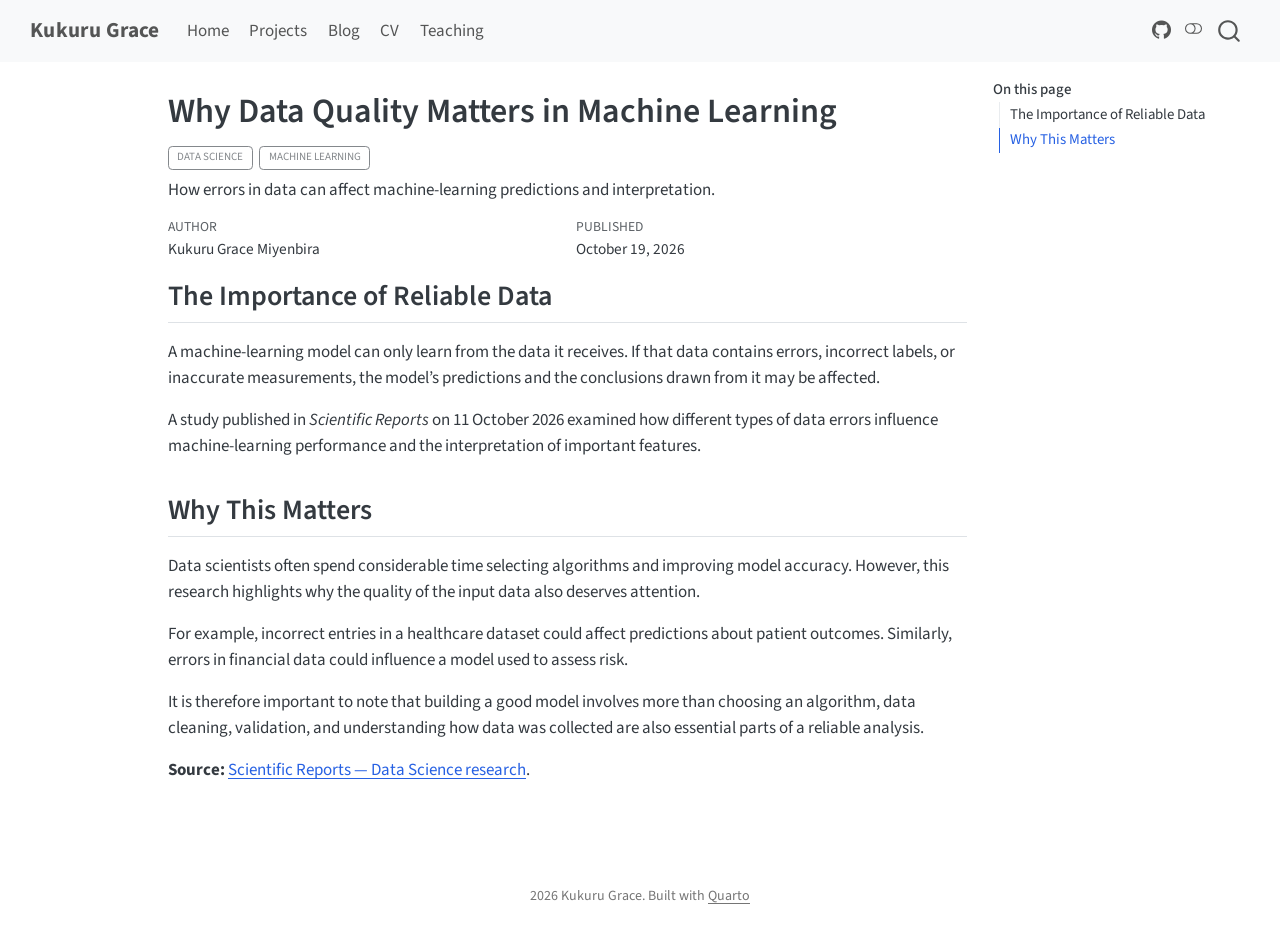
<file: posts/Data_science_tips/index.html>
<!DOCTYPE html>
<html xmlns="http://www.w3.org/1999/xhtml" lang="en" xml:lang="en"><head>

<meta charset="utf-8">
<meta name="generator" content="quarto-1.9.38">

<meta name="viewport" content="width=device-width, initial-scale=1.0, user-scalable=yes">

<meta name="author" content="Kukuru Grace Miyenbira">
<meta name="dcterms.date" content="2026-10-19">
<meta name="description" content="How errors in data can affect machine-learning predictions and interpretation.">

<title>Why Data Quality Matters in Machine Learning – Kukuru Grace</title>
<style>
/* Default styles provided by pandoc.
** See https://pandoc.org/MANUAL.html#variables-for-html for config info.
*/
code{white-space: pre-wrap;}
span.smallcaps{font-variant: small-caps;}
div.columns{display: flex; gap: min(4vw, 1.5em);}
div.column{flex: auto; overflow-x: auto;}
div.hanging-indent{margin-left: 1.5em; text-indent: -1.5em;}
ul.task-list{list-style: none;}
ul.task-list li input[type="checkbox"] {
  width: 0.8em;
  margin: 0 0.8em 0.2em -1em; /* quarto-specific, see https://github.com/quarto-dev/quarto-cli/issues/4556 */ 
  vertical-align: middle;
}
</style>


<script src="../../site_libs/quarto-nav/quarto-nav.js"></script>
<script src="../../site_libs/quarto-nav/headroom.min.js"></script>
<script src="../../site_libs/clipboard/clipboard.min.js"></script>
<script src="../../site_libs/quarto-search/autocomplete.umd.js"></script>
<script src="../../site_libs/quarto-search/fuse.min.js"></script>
<script src="../../site_libs/quarto-search/quarto-search.js"></script>
<meta name="quarto:offset" content="../../">
<script src="../../site_libs/quarto-html/quarto.js" type="module"></script>
<script src="../../site_libs/quarto-html/tabsets/tabsets.js" type="module"></script>
<script src="../../site_libs/quarto-html/popper.min.js"></script>
<script src="../../site_libs/quarto-html/tippy.umd.min.js"></script>
<script src="../../site_libs/quarto-html/anchor.min.js"></script>
<link href="../../site_libs/quarto-html/tippy.css" rel="stylesheet">
<link href="../../site_libs/quarto-html/quarto-syntax-highlighting-15634bcf2e68342d4ad2dfa704d543f6.css" rel="stylesheet" class="quarto-color-scheme" id="quarto-text-highlighting-styles">
<link href="../../site_libs/quarto-html/quarto-syntax-highlighting-dark-0a6b7249c26820e032cb0bd839ff02b1.css" rel="stylesheet" class="quarto-color-scheme quarto-color-alternate" id="quarto-text-highlighting-styles">
<link href="../../site_libs/quarto-html/quarto-syntax-highlighting-15634bcf2e68342d4ad2dfa704d543f6.css" rel="stylesheet" class="quarto-color-scheme-extra" id="quarto-text-highlighting-styles">
<script src="../../site_libs/bootstrap/bootstrap.min.js"></script>
<link href="../../site_libs/bootstrap/bootstrap-icons.css" rel="stylesheet">
<link href="../../site_libs/bootstrap/bootstrap-a0f9fd0d421825b736dc1bbcbcba2219.min.css" rel="stylesheet" append-hash="true" class="quarto-color-scheme" id="quarto-bootstrap" data-mode="light">
<link href="../../site_libs/bootstrap/bootstrap-dark-6f157ed924bc3ef39b17ae587b4cc858.min.css" rel="stylesheet" append-hash="true" class="quarto-color-scheme quarto-color-alternate" id="quarto-bootstrap" data-mode="dark">
<link href="../../site_libs/bootstrap/bootstrap-a0f9fd0d421825b736dc1bbcbcba2219.min.css" rel="stylesheet" append-hash="true" class="quarto-color-scheme-extra" id="quarto-bootstrap" data-mode="light">
<script id="quarto-search-options" type="application/json">{
  "location": "navbar",
  "copy-button": false,
  "collapse-after": 3,
  "panel-placement": "end",
  "type": "overlay",
  "limit": 50,
  "keyboard-shortcut": [
    "f",
    "/",
    "s"
  ],
  "language": {
    "search-no-results-text": "No results",
    "search-matching-documents-text": "matching documents",
    "search-copy-link-title": "Copy link to search",
    "search-hide-matches-text": "Hide additional matches",
    "search-more-match-text": "more match in this document",
    "search-more-matches-text": "more matches in this document",
    "search-clear-button-title": "Clear",
    "search-text-placeholder": "",
    "search-detached-cancel-button-title": "Cancel",
    "search-submit-button-title": "Submit",
    "search-label": "Search"
  }
}</script>


<link rel="stylesheet" href="../../styles.css">
</head>

<body class="nav-fixed quarto-light"><script id="quarto-html-before-body" type="application/javascript">
    const toggleBodyColorMode = (bsSheetEl) => {
      const mode = bsSheetEl.getAttribute("data-mode");
      const bodyEl = window.document.querySelector("body");
      if (mode === "dark") {
        bodyEl.classList.add("quarto-dark");
        bodyEl.classList.remove("quarto-light");
      } else {
        bodyEl.classList.add("quarto-light");
        bodyEl.classList.remove("quarto-dark");
      }
    }
    const toggleBodyColorPrimary = () => {
      const bsSheetEl = window.document.querySelector("link#quarto-bootstrap:not([rel=disabled-stylesheet])");
      if (bsSheetEl) {
        toggleBodyColorMode(bsSheetEl);
      }
    }
    const setColorSchemeToggle = (alternate) => {
      const toggles = window.document.querySelectorAll('.quarto-color-scheme-toggle');
      for (let i=0; i < toggles.length; i++) {
        const toggle = toggles[i];
        if (toggle) {
          if (alternate) {
            toggle.classList.add("alternate");
          } else {
            toggle.classList.remove("alternate");
          }
        }
      }
    };
    const toggleColorMode = (alternate) => {
      // Switch the stylesheets
      const primaryStylesheets = window.document.querySelectorAll('link.quarto-color-scheme:not(.quarto-color-alternate)');
      const alternateStylesheets = window.document.querySelectorAll('link.quarto-color-scheme.quarto-color-alternate');
      manageTransitions('#quarto-margin-sidebar .nav-link', false);
      if (alternate) {
        // note: dark is layered on light, we don't disable primary!
        enableStylesheet(alternateStylesheets);
        for (const sheetNode of alternateStylesheets) {
          if (sheetNode.id === "quarto-bootstrap") {
            toggleBodyColorMode(sheetNode);
          }
        }
      } else {
        disableStylesheet(alternateStylesheets);
        enableStylesheet(primaryStylesheets)
        toggleBodyColorPrimary();
      }
      manageTransitions('#quarto-margin-sidebar .nav-link', true);
      // Switch the toggles
      setColorSchemeToggle(alternate)
      // Hack to workaround the fact that safari doesn't
      // properly recolor the scrollbar when toggling (#1455)
      if (navigator.userAgent.indexOf('Safari') > 0 && navigator.userAgent.indexOf('Chrome') == -1) {
        manageTransitions("body", false);
        window.scrollTo(0, 1);
        setTimeout(() => {
          window.scrollTo(0, 0);
          manageTransitions("body", true);
        }, 40);
      }
    }
    const disableStylesheet = (stylesheets) => {
      for (let i=0; i < stylesheets.length; i++) {
        const stylesheet = stylesheets[i];
        stylesheet.rel = 'disabled-stylesheet';
      }
    }
    const enableStylesheet = (stylesheets) => {
      for (let i=0; i < stylesheets.length; i++) {
        const stylesheet = stylesheets[i];
        if(stylesheet.rel !== 'stylesheet') { // for Chrome, which will still FOUC without this check
          stylesheet.rel = 'stylesheet';
        }
      }
    }
    const manageTransitions = (selector, allowTransitions) => {
      const els = window.document.querySelectorAll(selector);
      for (let i=0; i < els.length; i++) {
        const el = els[i];
        if (allowTransitions) {
          el.classList.remove('notransition');
        } else {
          el.classList.add('notransition');
        }
      }
    }
    const isFileUrl = () => {
      return window.location.protocol === 'file:';
    }
    const hasAlternateSentinel = () => {
      let styleSentinel = getColorSchemeSentinel();
      if (styleSentinel !== null) {
        return styleSentinel === "alternate";
      } else {
        return false;
      }
    }
    const setStyleSentinel = (alternate) => {
      const value = alternate ? "alternate" : "default";
      if (!isFileUrl()) {
        window.localStorage.setItem("quarto-color-scheme", value);
      } else {
        localAlternateSentinel = value;
      }
    }
    const getColorSchemeSentinel = () => {
      if (!isFileUrl()) {
        const storageValue = window.localStorage.getItem("quarto-color-scheme");
        return storageValue != null ? storageValue : localAlternateSentinel;
      } else {
        return localAlternateSentinel;
      }
    }
    const toggleGiscusIfUsed = (isAlternate, darkModeDefault) => {
      const baseTheme = document.querySelector('#giscus-base-theme')?.value ?? 'light';
      const alternateTheme = document.querySelector('#giscus-alt-theme')?.value ?? 'dark';
      let newTheme = '';
      if(authorPrefersDark) {
        newTheme = isAlternate ? baseTheme : alternateTheme;
      } else {
        newTheme = isAlternate ? alternateTheme : baseTheme;
      }
      const changeGiscusTheme = () => {
        // From: https://github.com/giscus/giscus/issues/336
        const sendMessage = (message) => {
          const iframe = document.querySelector('iframe.giscus-frame');
          if (!iframe) return;
          iframe.contentWindow.postMessage({ giscus: message }, 'https://giscus.app');
        }
        sendMessage({
          setConfig: {
            theme: newTheme
          }
        });
      }
      const isGiscussLoaded = window.document.querySelector('iframe.giscus-frame') !== null;
      if (isGiscussLoaded) {
        changeGiscusTheme();
      }
    };
    const authorPrefersDark = false;
    const darkModeDefault = authorPrefersDark;
      document.querySelector('link#quarto-text-highlighting-styles.quarto-color-scheme-extra').rel = 'disabled-stylesheet';
      document.querySelector('link#quarto-bootstrap.quarto-color-scheme-extra').rel = 'disabled-stylesheet';
    let localAlternateSentinel = darkModeDefault ? 'alternate' : 'default';
    // Dark / light mode switch
    window.quartoToggleColorScheme = () => {
      // Read the current dark / light value
      let toAlternate = !hasAlternateSentinel();
      toggleColorMode(toAlternate);
      setStyleSentinel(toAlternate);
      toggleGiscusIfUsed(toAlternate, darkModeDefault);
      window.dispatchEvent(new Event('resize'));
    };
    // Switch to dark mode if need be
    if (hasAlternateSentinel()) {
      toggleColorMode(true);
    } else {
      toggleColorMode(false);
    }
  </script>

<div id="quarto-search-results"></div>
  <header id="quarto-header" class="headroom fixed-top">
    <nav class="navbar navbar-expand-lg " data-bs-theme="dark">
      <div class="navbar-container container-fluid">
      <div class="navbar-brand-container mx-auto">
    <a class="navbar-brand" href="../../index.html">
    <span class="navbar-title">Kukuru Grace</span>
    </a>
  </div>
            <div id="quarto-search" class="" title="Search"></div>
          <button class="navbar-toggler" type="button" data-bs-toggle="collapse" data-bs-target="#navbarCollapse" aria-controls="navbarCollapse" role="menu" aria-expanded="false" aria-label="Toggle navigation" onclick="if (window.quartoToggleHeadroom) { window.quartoToggleHeadroom(); }">
  <span class="navbar-toggler-icon"></span>
</button>
          <div class="collapse navbar-collapse" id="navbarCollapse">
            <ul class="navbar-nav navbar-nav-scroll me-auto">
  <li class="nav-item">
    <a class="nav-link" href="../../index.html"> 
<span class="menu-text">Home</span></a>
  </li>  
  <li class="nav-item">
    <a class="nav-link" href="../../projects.html"> 
<span class="menu-text">Projects</span></a>
  </li>  
  <li class="nav-item">
    <a class="nav-link" href="../../blogs.html"> 
<span class="menu-text">Blog</span></a>
  </li>  
  <li class="nav-item">
    <a class="nav-link" href="../../cv.html"> 
<span class="menu-text">CV</span></a>
  </li>  
  <li class="nav-item">
    <a class="nav-link" href="../../teaching.html"> 
<span class="menu-text">Teaching</span></a>
  </li>  
</ul>
            <ul class="navbar-nav navbar-nav-scroll ms-auto">
  <li class="nav-item compact">
    <a class="nav-link" href="https://github.com/gracemiyenbira"> <i class="bi bi-github" role="img" aria-label="GitHub">
</i> 
<span class="menu-text"></span></a>
  </li>  
</ul>
          </div> <!-- /navcollapse -->
            <div class="quarto-navbar-tools">
  <a href="" class="quarto-color-scheme-toggle quarto-navigation-tool  px-1" onclick="window.quartoToggleColorScheme(); return false;" title="Toggle dark mode"><i class="bi"></i></a>
</div>
      </div> <!-- /container-fluid -->
    </nav>
</header>
<!-- content -->
<div id="quarto-content" class="quarto-container page-columns page-rows-contents page-layout-article page-navbar">
<!-- sidebar -->
<!-- margin-sidebar -->
    <div id="quarto-margin-sidebar" class="sidebar margin-sidebar">
        <nav id="TOC" role="doc-toc" class="toc-active">
    <h2 id="toc-title">On this page</h2>
   
  <ul>
  <li><a href="#the-importance-of-reliable-data" id="toc-the-importance-of-reliable-data" class="nav-link active" data-scroll-target="#the-importance-of-reliable-data">The Importance of Reliable Data</a></li>
  <li><a href="#why-this-matters" id="toc-why-this-matters" class="nav-link" data-scroll-target="#why-this-matters">Why This Matters</a></li>
  </ul>
</nav>
    </div>
<!-- main -->
<main class="content" id="quarto-document-content">


<header id="title-block-header" class="quarto-title-block default">
<div class="quarto-title">
<h1 class="title">Why Data Quality Matters in Machine Learning</h1>
  <div class="quarto-categories">
    <div class="quarto-category">Data Science</div>
    <div class="quarto-category">Machine Learning</div>
  </div>
  </div>

<div>
  <div class="description">
    How errors in data can affect machine-learning predictions and interpretation.
  </div>
</div>


<div class="quarto-title-meta">

    <div>
    <div class="quarto-title-meta-heading">Author</div>
    <div class="quarto-title-meta-contents">
             <p>Kukuru Grace Miyenbira </p>
          </div>
  </div>
    
    <div>
    <div class="quarto-title-meta-heading">Published</div>
    <div class="quarto-title-meta-contents">
      <p class="date">October 19, 2026</p>
    </div>
  </div>
  
    
  </div>
  


</header>


<section id="the-importance-of-reliable-data" class="level2">
<h2 class="anchored" data-anchor-id="the-importance-of-reliable-data">The Importance of Reliable Data</h2>
<p>A machine-learning model can only learn from the data it receives. If that data contains errors, incorrect labels, or inaccurate measurements, the model’s predictions and the conclusions drawn from it may be affected.</p>
<p>A study published in <em>Scientific Reports</em> on 11 October 2026 examined how different types of data errors influence machine-learning performance and the interpretation of important features.</p>
</section>
<section id="why-this-matters" class="level2">
<h2 class="anchored" data-anchor-id="why-this-matters">Why This Matters</h2>
<p>Data scientists often spend considerable time selecting algorithms and improving model accuracy. However, this research highlights why the quality of the input data also deserves attention.</p>
<p>For example, incorrect entries in a healthcare dataset could affect predictions about patient outcomes. Similarly, errors in financial data could influence a model used to assess risk.</p>
<p>It is therefore important to note that building a good model involves more than choosing an algorithm, data cleaning, validation, and understanding how data was collected are also essential parts of a reliable analysis.</p>
<p><strong>Source:</strong> <a href="https://www.nature.com/subjects/data-science">Scientific Reports — Data Science research</a>.</p>


</section>

</main> <!-- /main -->
<script id="quarto-html-after-body" type="application/javascript">
  window.document.addEventListener("DOMContentLoaded", function (event) {
    // Ensure there is a toggle, if there isn't float one in the top right
    if (window.document.querySelector('.quarto-color-scheme-toggle') === null) {
      const a = window.document.createElement('a');
      a.classList.add('top-right');
      a.classList.add('quarto-color-scheme-toggle');
      a.href = "";
      a.onclick = function() { try { window.quartoToggleColorScheme(); } catch {} return false; };
      const i = window.document.createElement("i");
      i.classList.add('bi');
      a.appendChild(i);
      window.document.body.appendChild(a);
    }
    setColorSchemeToggle(hasAlternateSentinel())
    const icon = "";
    const anchorJS = new window.AnchorJS();
    anchorJS.options = {
      placement: 'right',
      icon: icon
    };
    anchorJS.add('.anchored');
    const isCodeAnnotation = (el) => {
      for (const clz of el.classList) {
        if (clz.startsWith('code-annotation-')) {                     
          return true;
        }
      }
      return false;
    }
    const onCopySuccess = function(e) {
      // button target
      const button = e.trigger;
      // don't keep focus
      button.blur();
      // flash "checked"
      button.classList.add('code-copy-button-checked');
      var currentTitle = button.getAttribute("title");
      button.setAttribute("title", "Copied!");
      let tooltip;
      if (window.bootstrap) {
        button.setAttribute("data-bs-toggle", "tooltip");
        button.setAttribute("data-bs-placement", "left");
        button.setAttribute("data-bs-title", "Copied!");
        tooltip = new bootstrap.Tooltip(button, 
          { trigger: "manual", 
            customClass: "code-copy-button-tooltip",
            offset: [0, -8]});
        tooltip.show();    
      }
      setTimeout(function() {
        if (tooltip) {
          tooltip.hide();
          button.removeAttribute("data-bs-title");
          button.removeAttribute("data-bs-toggle");
          button.removeAttribute("data-bs-placement");
        }
        button.setAttribute("title", currentTitle);
        button.classList.remove('code-copy-button-checked');
      }, 1000);
      // clear code selection
      e.clearSelection();
    }
    const getTextToCopy = function(trigger) {
      const outerScaffold = trigger.parentElement.cloneNode(true);
      const codeEl = outerScaffold.querySelector('code');
      for (const childEl of codeEl.children) {
        if (isCodeAnnotation(childEl)) {
          childEl.remove();
        }
      }
      return codeEl.innerText;
    }
    const clipboard = new window.ClipboardJS('.code-copy-button:not([data-in-quarto-modal])', {
      text: getTextToCopy
    });
    clipboard.on('success', onCopySuccess);
    if (window.document.getElementById('quarto-embedded-source-code-modal')) {
      const clipboardModal = new window.ClipboardJS('.code-copy-button[data-in-quarto-modal]', {
        text: getTextToCopy,
        container: window.document.getElementById('quarto-embedded-source-code-modal')
      });
      clipboardModal.on('success', onCopySuccess);
    }
      var localhostRegex = new RegExp(/^(?:http|https):\/\/localhost\:?[0-9]*\//);
      var mailtoRegex = new RegExp(/^mailto:/);
        var filterRegex = new RegExp("https:\/\/gracemiyenbira\.github\.io\/quarto_website\/");
      var isInternal = (href) => {
          return filterRegex.test(href) || localhostRegex.test(href) || mailtoRegex.test(href);
      }
      // Inspect non-navigation links and adorn them if external
     var links = window.document.querySelectorAll('a[href]:not(.nav-link):not(.navbar-brand):not(.toc-action):not(.sidebar-link):not(.sidebar-item-toggle):not(.pagination-link):not(.no-external):not([aria-hidden]):not(.dropdown-item):not(.quarto-navigation-tool):not(.about-link)');
      for (var i=0; i<links.length; i++) {
        const link = links[i];
        if (!isInternal(link.href)) {
          // undo the damage that might have been done by quarto-nav.js in the case of
          // links that we want to consider external
          if (link.dataset.originalHref !== undefined) {
            link.href = link.dataset.originalHref;
          }
        }
      }
    function tippyHover(el, contentFn, onTriggerFn, onUntriggerFn) {
      const config = {
        allowHTML: true,
        maxWidth: 500,
        delay: 100,
        arrow: false,
        appendTo: function(el) {
            return el.parentElement;
        },
        interactive: true,
        interactiveBorder: 10,
        theme: 'quarto',
        placement: 'bottom-start',
      };
      if (contentFn) {
        config.content = contentFn;
      }
      if (onTriggerFn) {
        config.onTrigger = onTriggerFn;
      }
      if (onUntriggerFn) {
        config.onUntrigger = onUntriggerFn;
      }
      window.tippy(el, config); 
    }
    const noterefs = window.document.querySelectorAll('a[role="doc-noteref"]');
    for (var i=0; i<noterefs.length; i++) {
      const ref = noterefs[i];
      tippyHover(ref, function() {
        // use id or data attribute instead here
        let href = ref.getAttribute('data-footnote-href') || ref.getAttribute('href');
        try { href = new URL(href).hash; } catch {}
        const id = href.replace(/^#\/?/, "");
        const note = window.document.getElementById(id);
        if (note) {
          return note.innerHTML;
        } else {
          return "";
        }
      });
    }
    const xrefs = window.document.querySelectorAll('a.quarto-xref');
    const processXRef = (id, note) => {
      // Strip column container classes
      const stripColumnClz = (el) => {
        el.classList.remove("page-full", "page-columns");
        if (el.children) {
          for (const child of el.children) {
            stripColumnClz(child);
          }
        }
      }
      stripColumnClz(note)
      if (id === null || id.startsWith('sec-')) {
        // Special case sections, only their first couple elements
        const container = document.createElement("div");
        if (note.children && note.children.length > 2) {
          container.appendChild(note.children[0].cloneNode(true));
          for (let i = 1; i < note.children.length; i++) {
            const child = note.children[i];
            if (child.tagName === "P" && child.innerText === "") {
              continue;
            } else {
              container.appendChild(child.cloneNode(true));
              break;
            }
          }
          if (window.Quarto?.typesetMath) {
            window.Quarto.typesetMath(container);
          }
          return container.innerHTML
        } else {
          if (window.Quarto?.typesetMath) {
            window.Quarto.typesetMath(note);
          }
          return note.innerHTML;
        }
      } else {
        // Remove any anchor links if they are present
        const anchorLink = note.querySelector('a.anchorjs-link');
        if (anchorLink) {
          anchorLink.remove();
        }
        if (window.Quarto?.typesetMath) {
          window.Quarto.typesetMath(note);
        }
        if (note.classList.contains("callout")) {
          return note.outerHTML;
        } else {
          return note.innerHTML;
        }
      }
    }
    for (var i=0; i<xrefs.length; i++) {
      const xref = xrefs[i];
      tippyHover(xref, undefined, function(instance) {
        instance.disable();
        let url = xref.getAttribute('href');
        let hash = undefined; 
        if (url.startsWith('#')) {
          hash = url;
        } else {
          try { hash = new URL(url).hash; } catch {}
        }
        if (hash) {
          const id = hash.replace(/^#\/?/, "");
          const note = window.document.getElementById(id);
          if (note !== null) {
            try {
              const html = processXRef(id, note.cloneNode(true));
              instance.setContent(html);
            } finally {
              instance.enable();
              instance.show();
            }
          } else {
            // See if we can fetch this
            fetch(url.split('#')[0])
            .then(res => res.text())
            .then(html => {
              const parser = new DOMParser();
              const htmlDoc = parser.parseFromString(html, "text/html");
              const note = htmlDoc.getElementById(id);
              if (note !== null) {
                const html = processXRef(id, note);
                instance.setContent(html);
              } 
            }).finally(() => {
              instance.enable();
              instance.show();
            });
          }
        } else {
          // See if we can fetch a full url (with no hash to target)
          // This is a special case and we should probably do some content thinning / targeting
          fetch(url)
          .then(res => res.text())
          .then(html => {
            const parser = new DOMParser();
            const htmlDoc = parser.parseFromString(html, "text/html");
            const note = htmlDoc.querySelector('main.content');
            if (note !== null) {
              // This should only happen for chapter cross references
              // (since there is no id in the URL)
              // remove the first header
              if (note.children.length > 0 && note.children[0].tagName === "HEADER") {
                note.children[0].remove();
              }
              const html = processXRef(null, note);
              instance.setContent(html);
            } 
          }).finally(() => {
            instance.enable();
            instance.show();
          });
        }
      }, function(instance) {
      });
    }
        let selectedAnnoteEl;
        const selectorForAnnotation = ( cell, annotation) => {
          let cellAttr = 'data-code-cell="' + cell + '"';
          let lineAttr = 'data-code-annotation="' +  annotation + '"';
          const selector = 'span[' + cellAttr + '][' + lineAttr + ']';
          return selector;
        }
        const selectCodeLines = (annoteEl) => {
          const doc = window.document;
          const targetCell = annoteEl.getAttribute("data-target-cell");
          const targetAnnotation = annoteEl.getAttribute("data-target-annotation");
          const annoteSpan = window.document.querySelector(selectorForAnnotation(targetCell, targetAnnotation));
          const lines = annoteSpan.getAttribute("data-code-lines").split(",");
          const lineIds = lines.map((line) => {
            return targetCell + "-" + line;
          })
          let top = null;
          let height = null;
          let parent = null;
          if (lineIds.length > 0) {
              //compute the position of the single el (top and bottom and make a div)
              const el = window.document.getElementById(lineIds[0]);
              top = el.offsetTop;
              height = el.offsetHeight;
              parent = el.parentElement.parentElement;
            if (lineIds.length > 1) {
              const lastEl = window.document.getElementById(lineIds[lineIds.length - 1]);
              const bottom = lastEl.offsetTop + lastEl.offsetHeight;
              height = bottom - top;
            }
            if (top !== null && height !== null && parent !== null) {
              // cook up a div (if necessary) and position it 
              let div = window.document.getElementById("code-annotation-line-highlight");
              if (div === null) {
                div = window.document.createElement("div");
                div.setAttribute("id", "code-annotation-line-highlight");
                div.style.position = 'absolute';
                parent.appendChild(div);
              }
              div.style.top = top - 2 + "px";
              div.style.height = height + 4 + "px";
              div.style.left = 0;
              let gutterDiv = window.document.getElementById("code-annotation-line-highlight-gutter");
              if (gutterDiv === null) {
                gutterDiv = window.document.createElement("div");
                gutterDiv.setAttribute("id", "code-annotation-line-highlight-gutter");
                gutterDiv.style.position = 'absolute';
                const codeCell = window.document.getElementById(targetCell);
                const gutter = codeCell.querySelector('.code-annotation-gutter');
                gutter.appendChild(gutterDiv);
              }
              gutterDiv.style.top = top - 2 + "px";
              gutterDiv.style.height = height + 4 + "px";
            }
            selectedAnnoteEl = annoteEl;
          }
        };
        const unselectCodeLines = () => {
          const elementsIds = ["code-annotation-line-highlight", "code-annotation-line-highlight-gutter"];
          elementsIds.forEach((elId) => {
            const div = window.document.getElementById(elId);
            if (div) {
              div.remove();
            }
          });
          selectedAnnoteEl = undefined;
        };
          // Handle positioning of the toggle
      window.addEventListener(
        "resize",
        throttle(() => {
          elRect = undefined;
          if (selectedAnnoteEl) {
            selectCodeLines(selectedAnnoteEl);
          }
        }, 10)
      );
      function throttle(fn, ms) {
      let throttle = false;
      let timer;
        return (...args) => {
          if(!throttle) { // first call gets through
              fn.apply(this, args);
              throttle = true;
          } else { // all the others get throttled
              if(timer) clearTimeout(timer); // cancel #2
              timer = setTimeout(() => {
                fn.apply(this, args);
                timer = throttle = false;
              }, ms);
          }
        };
      }
        // Attach click handler to the DT
        const annoteDls = window.document.querySelectorAll('dt[data-target-cell]');
        for (const annoteDlNode of annoteDls) {
          annoteDlNode.addEventListener('click', (event) => {
            const clickedEl = event.target;
            if (clickedEl !== selectedAnnoteEl) {
              unselectCodeLines();
              const activeEl = window.document.querySelector('dt[data-target-cell].code-annotation-active');
              if (activeEl) {
                activeEl.classList.remove('code-annotation-active');
              }
              selectCodeLines(clickedEl);
              clickedEl.classList.add('code-annotation-active');
            } else {
              // Unselect the line
              unselectCodeLines();
              clickedEl.classList.remove('code-annotation-active');
            }
          });
        }
    const findCites = (el) => {
      const parentEl = el.parentElement;
      if (parentEl) {
        const cites = parentEl.dataset.cites;
        if (cites) {
          return {
            el,
            cites: cites.split(' ')
          };
        } else {
          return findCites(el.parentElement)
        }
      } else {
        return undefined;
      }
    };
    var bibliorefs = window.document.querySelectorAll('a[role="doc-biblioref"]');
    for (var i=0; i<bibliorefs.length; i++) {
      const ref = bibliorefs[i];
      const citeInfo = findCites(ref);
      if (citeInfo) {
        tippyHover(citeInfo.el, function() {
          var popup = window.document.createElement('div');
          citeInfo.cites.forEach(function(cite) {
            var citeDiv = window.document.createElement('div');
            citeDiv.classList.add('hanging-indent');
            citeDiv.classList.add('csl-entry');
            var biblioDiv = window.document.getElementById('ref-' + cite);
            if (biblioDiv) {
              citeDiv.innerHTML = biblioDiv.innerHTML;
            }
            popup.appendChild(citeDiv);
          });
          return popup.innerHTML;
        });
      }
    }
  });
  </script>
</div> <!-- /content -->
<footer class="footer">
  <div class="nav-footer">
    <div class="nav-footer-left">
      &nbsp;
    </div>   
    <div class="nav-footer-center">
<p>2026 Kukuru Grace. Built with <a href="https://quarto.org">Quarto</a></p>
</div>
    <div class="nav-footer-right">
      &nbsp;
    </div>
  </div>
</footer>




</body></html>
</file>
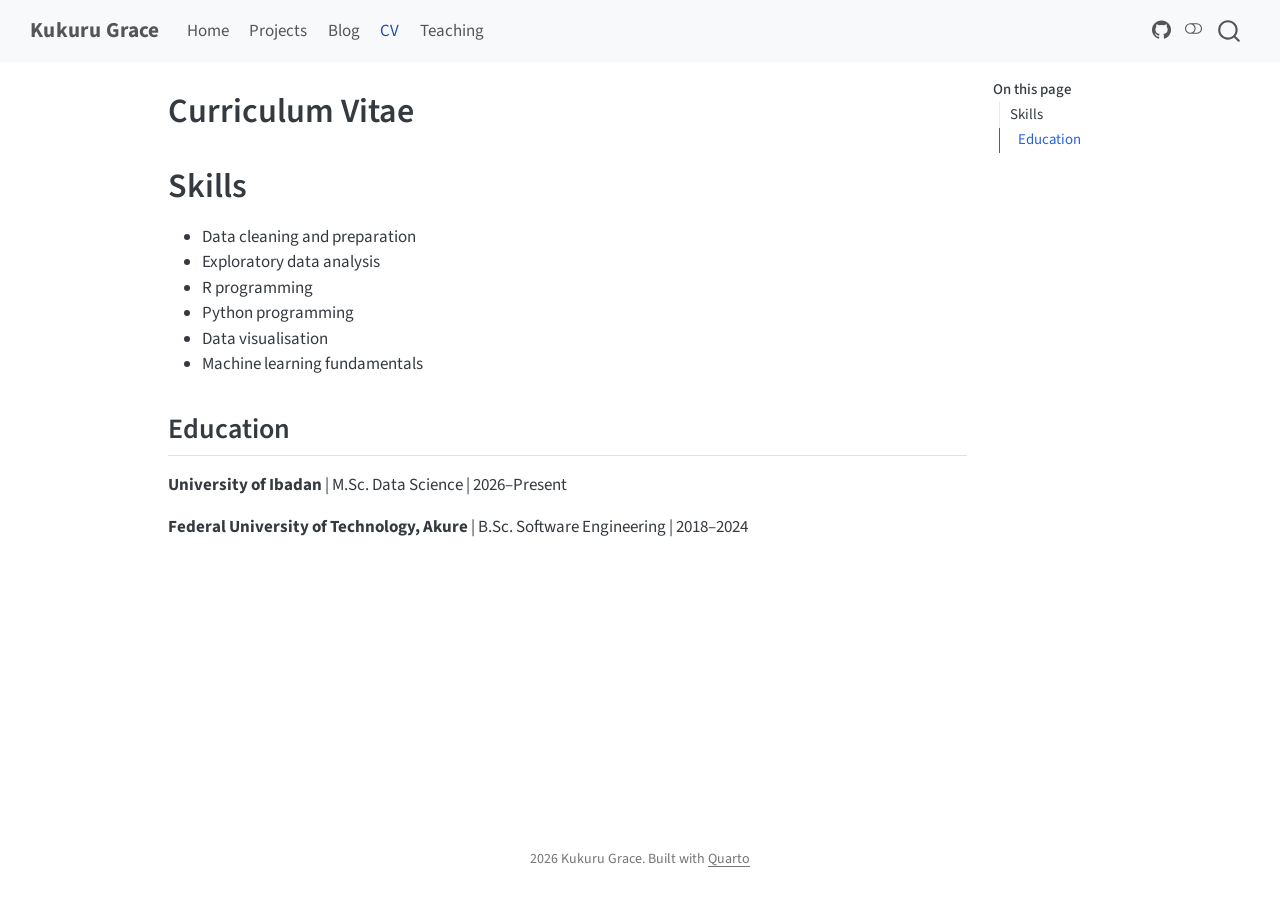
<file: cv.html>
<!DOCTYPE html>
<html xmlns="http://www.w3.org/1999/xhtml" lang="en" xml:lang="en"><head>

<meta charset="utf-8">
<meta name="generator" content="quarto-1.9.38">

<meta name="viewport" content="width=device-width, initial-scale=1.0, user-scalable=yes">


<title>Curriculum Vitae – Kukuru Grace</title>
<style>
/* Default styles provided by pandoc.
** See https://pandoc.org/MANUAL.html#variables-for-html for config info.
*/
code{white-space: pre-wrap;}
span.smallcaps{font-variant: small-caps;}
div.columns{display: flex; gap: min(4vw, 1.5em);}
div.column{flex: auto; overflow-x: auto;}
div.hanging-indent{margin-left: 1.5em; text-indent: -1.5em;}
ul.task-list{list-style: none;}
ul.task-list li input[type="checkbox"] {
  width: 0.8em;
  margin: 0 0.8em 0.2em -1em; /* quarto-specific, see https://github.com/quarto-dev/quarto-cli/issues/4556 */ 
  vertical-align: middle;
}
</style>


<script src="site_libs/quarto-nav/quarto-nav.js"></script>
<script src="site_libs/quarto-nav/headroom.min.js"></script>
<script src="site_libs/clipboard/clipboard.min.js"></script>
<script src="site_libs/quarto-search/autocomplete.umd.js"></script>
<script src="site_libs/quarto-search/fuse.min.js"></script>
<script src="site_libs/quarto-search/quarto-search.js"></script>
<meta name="quarto:offset" content="./">
<script src="site_libs/quarto-html/quarto.js" type="module"></script>
<script src="site_libs/quarto-html/tabsets/tabsets.js" type="module"></script>
<script src="site_libs/quarto-html/popper.min.js"></script>
<script src="site_libs/quarto-html/tippy.umd.min.js"></script>
<script src="site_libs/quarto-html/anchor.min.js"></script>
<link href="site_libs/quarto-html/tippy.css" rel="stylesheet">
<link href="site_libs/quarto-html/quarto-syntax-highlighting-15634bcf2e68342d4ad2dfa704d543f6.css" rel="stylesheet" class="quarto-color-scheme" id="quarto-text-highlighting-styles">
<link href="site_libs/quarto-html/quarto-syntax-highlighting-dark-0a6b7249c26820e032cb0bd839ff02b1.css" rel="stylesheet" class="quarto-color-scheme quarto-color-alternate" id="quarto-text-highlighting-styles">
<link href="site_libs/quarto-html/quarto-syntax-highlighting-15634bcf2e68342d4ad2dfa704d543f6.css" rel="stylesheet" class="quarto-color-scheme-extra" id="quarto-text-highlighting-styles">
<script src="site_libs/bootstrap/bootstrap.min.js"></script>
<link href="site_libs/bootstrap/bootstrap-icons.css" rel="stylesheet">
<link href="site_libs/bootstrap/bootstrap-a0f9fd0d421825b736dc1bbcbcba2219.min.css" rel="stylesheet" append-hash="true" class="quarto-color-scheme" id="quarto-bootstrap" data-mode="light">
<link href="site_libs/bootstrap/bootstrap-dark-6f157ed924bc3ef39b17ae587b4cc858.min.css" rel="stylesheet" append-hash="true" class="quarto-color-scheme quarto-color-alternate" id="quarto-bootstrap" data-mode="dark">
<link href="site_libs/bootstrap/bootstrap-a0f9fd0d421825b736dc1bbcbcba2219.min.css" rel="stylesheet" append-hash="true" class="quarto-color-scheme-extra" id="quarto-bootstrap" data-mode="light">
<script id="quarto-search-options" type="application/json">{
  "location": "navbar",
  "copy-button": false,
  "collapse-after": 3,
  "panel-placement": "end",
  "type": "overlay",
  "limit": 50,
  "keyboard-shortcut": [
    "f",
    "/",
    "s"
  ],
  "language": {
    "search-no-results-text": "No results",
    "search-matching-documents-text": "matching documents",
    "search-copy-link-title": "Copy link to search",
    "search-hide-matches-text": "Hide additional matches",
    "search-more-match-text": "more match in this document",
    "search-more-matches-text": "more matches in this document",
    "search-clear-button-title": "Clear",
    "search-text-placeholder": "",
    "search-detached-cancel-button-title": "Cancel",
    "search-submit-button-title": "Submit",
    "search-label": "Search"
  }
}</script>


<link rel="stylesheet" href="styles.css">
</head>

<body class="nav-fixed quarto-light"><script id="quarto-html-before-body" type="application/javascript">
    const toggleBodyColorMode = (bsSheetEl) => {
      const mode = bsSheetEl.getAttribute("data-mode");
      const bodyEl = window.document.querySelector("body");
      if (mode === "dark") {
        bodyEl.classList.add("quarto-dark");
        bodyEl.classList.remove("quarto-light");
      } else {
        bodyEl.classList.add("quarto-light");
        bodyEl.classList.remove("quarto-dark");
      }
    }
    const toggleBodyColorPrimary = () => {
      const bsSheetEl = window.document.querySelector("link#quarto-bootstrap:not([rel=disabled-stylesheet])");
      if (bsSheetEl) {
        toggleBodyColorMode(bsSheetEl);
      }
    }
    const setColorSchemeToggle = (alternate) => {
      const toggles = window.document.querySelectorAll('.quarto-color-scheme-toggle');
      for (let i=0; i < toggles.length; i++) {
        const toggle = toggles[i];
        if (toggle) {
          if (alternate) {
            toggle.classList.add("alternate");
          } else {
            toggle.classList.remove("alternate");
          }
        }
      }
    };
    const toggleColorMode = (alternate) => {
      // Switch the stylesheets
      const primaryStylesheets = window.document.querySelectorAll('link.quarto-color-scheme:not(.quarto-color-alternate)');
      const alternateStylesheets = window.document.querySelectorAll('link.quarto-color-scheme.quarto-color-alternate');
      manageTransitions('#quarto-margin-sidebar .nav-link', false);
      if (alternate) {
        // note: dark is layered on light, we don't disable primary!
        enableStylesheet(alternateStylesheets);
        for (const sheetNode of alternateStylesheets) {
          if (sheetNode.id === "quarto-bootstrap") {
            toggleBodyColorMode(sheetNode);
          }
        }
      } else {
        disableStylesheet(alternateStylesheets);
        enableStylesheet(primaryStylesheets)
        toggleBodyColorPrimary();
      }
      manageTransitions('#quarto-margin-sidebar .nav-link', true);
      // Switch the toggles
      setColorSchemeToggle(alternate)
      // Hack to workaround the fact that safari doesn't
      // properly recolor the scrollbar when toggling (#1455)
      if (navigator.userAgent.indexOf('Safari') > 0 && navigator.userAgent.indexOf('Chrome') == -1) {
        manageTransitions("body", false);
        window.scrollTo(0, 1);
        setTimeout(() => {
          window.scrollTo(0, 0);
          manageTransitions("body", true);
        }, 40);
      }
    }
    const disableStylesheet = (stylesheets) => {
      for (let i=0; i < stylesheets.length; i++) {
        const stylesheet = stylesheets[i];
        stylesheet.rel = 'disabled-stylesheet';
      }
    }
    const enableStylesheet = (stylesheets) => {
      for (let i=0; i < stylesheets.length; i++) {
        const stylesheet = stylesheets[i];
        if(stylesheet.rel !== 'stylesheet') { // for Chrome, which will still FOUC without this check
          stylesheet.rel = 'stylesheet';
        }
      }
    }
    const manageTransitions = (selector, allowTransitions) => {
      const els = window.document.querySelectorAll(selector);
      for (let i=0; i < els.length; i++) {
        const el = els[i];
        if (allowTransitions) {
          el.classList.remove('notransition');
        } else {
          el.classList.add('notransition');
        }
      }
    }
    const isFileUrl = () => {
      return window.location.protocol === 'file:';
    }
    const hasAlternateSentinel = () => {
      let styleSentinel = getColorSchemeSentinel();
      if (styleSentinel !== null) {
        return styleSentinel === "alternate";
      } else {
        return false;
      }
    }
    const setStyleSentinel = (alternate) => {
      const value = alternate ? "alternate" : "default";
      if (!isFileUrl()) {
        window.localStorage.setItem("quarto-color-scheme", value);
      } else {
        localAlternateSentinel = value;
      }
    }
    const getColorSchemeSentinel = () => {
      if (!isFileUrl()) {
        const storageValue = window.localStorage.getItem("quarto-color-scheme");
        return storageValue != null ? storageValue : localAlternateSentinel;
      } else {
        return localAlternateSentinel;
      }
    }
    const toggleGiscusIfUsed = (isAlternate, darkModeDefault) => {
      const baseTheme = document.querySelector('#giscus-base-theme')?.value ?? 'light';
      const alternateTheme = document.querySelector('#giscus-alt-theme')?.value ?? 'dark';
      let newTheme = '';
      if(authorPrefersDark) {
        newTheme = isAlternate ? baseTheme : alternateTheme;
      } else {
        newTheme = isAlternate ? alternateTheme : baseTheme;
      }
      const changeGiscusTheme = () => {
        // From: https://github.com/giscus/giscus/issues/336
        const sendMessage = (message) => {
          const iframe = document.querySelector('iframe.giscus-frame');
          if (!iframe) return;
          iframe.contentWindow.postMessage({ giscus: message }, 'https://giscus.app');
        }
        sendMessage({
          setConfig: {
            theme: newTheme
          }
        });
      }
      const isGiscussLoaded = window.document.querySelector('iframe.giscus-frame') !== null;
      if (isGiscussLoaded) {
        changeGiscusTheme();
      }
    };
    const authorPrefersDark = false;
    const darkModeDefault = authorPrefersDark;
      document.querySelector('link#quarto-text-highlighting-styles.quarto-color-scheme-extra').rel = 'disabled-stylesheet';
      document.querySelector('link#quarto-bootstrap.quarto-color-scheme-extra').rel = 'disabled-stylesheet';
    let localAlternateSentinel = darkModeDefault ? 'alternate' : 'default';
    // Dark / light mode switch
    window.quartoToggleColorScheme = () => {
      // Read the current dark / light value
      let toAlternate = !hasAlternateSentinel();
      toggleColorMode(toAlternate);
      setStyleSentinel(toAlternate);
      toggleGiscusIfUsed(toAlternate, darkModeDefault);
      window.dispatchEvent(new Event('resize'));
    };
    // Switch to dark mode if need be
    if (hasAlternateSentinel()) {
      toggleColorMode(true);
    } else {
      toggleColorMode(false);
    }
  </script>

<div id="quarto-search-results"></div>
  <header id="quarto-header" class="headroom fixed-top">
    <nav class="navbar navbar-expand-lg " data-bs-theme="dark">
      <div class="navbar-container container-fluid">
      <div class="navbar-brand-container mx-auto">
    <a class="navbar-brand" href="./index.html">
    <span class="navbar-title">Kukuru Grace</span>
    </a>
  </div>
            <div id="quarto-search" class="" title="Search"></div>
          <button class="navbar-toggler" type="button" data-bs-toggle="collapse" data-bs-target="#navbarCollapse" aria-controls="navbarCollapse" role="menu" aria-expanded="false" aria-label="Toggle navigation" onclick="if (window.quartoToggleHeadroom) { window.quartoToggleHeadroom(); }">
  <span class="navbar-toggler-icon"></span>
</button>
          <div class="collapse navbar-collapse" id="navbarCollapse">
            <ul class="navbar-nav navbar-nav-scroll me-auto">
  <li class="nav-item">
    <a class="nav-link" href="./index.html"> 
<span class="menu-text">Home</span></a>
  </li>  
  <li class="nav-item">
    <a class="nav-link" href="./projects.html"> 
<span class="menu-text">Projects</span></a>
  </li>  
  <li class="nav-item">
    <a class="nav-link" href="./blogs.html"> 
<span class="menu-text">Blog</span></a>
  </li>  
  <li class="nav-item">
    <a class="nav-link active" href="./cv.html" aria-current="page"> 
<span class="menu-text">CV</span></a>
  </li>  
  <li class="nav-item">
    <a class="nav-link" href="./teaching.html"> 
<span class="menu-text">Teaching</span></a>
  </li>  
</ul>
            <ul class="navbar-nav navbar-nav-scroll ms-auto">
  <li class="nav-item compact">
    <a class="nav-link" href="https://github.com/gracemiyenbira"> <i class="bi bi-github" role="img" aria-label="GitHub">
</i> 
<span class="menu-text"></span></a>
  </li>  
</ul>
          </div> <!-- /navcollapse -->
            <div class="quarto-navbar-tools">
  <a href="" class="quarto-color-scheme-toggle quarto-navigation-tool  px-1" onclick="window.quartoToggleColorScheme(); return false;" title="Toggle dark mode"><i class="bi"></i></a>
</div>
      </div> <!-- /container-fluid -->
    </nav>
</header>
<!-- content -->
<div id="quarto-content" class="quarto-container page-columns page-rows-contents page-layout-article page-navbar">
<!-- sidebar -->
<!-- margin-sidebar -->
    <div id="quarto-margin-sidebar" class="sidebar margin-sidebar">
        <nav id="TOC" role="doc-toc" class="toc-active">
    <h2 id="toc-title">On this page</h2>
   
  <ul>
  <li><a href="#skills" id="toc-skills" class="nav-link active" data-scroll-target="#skills">Skills</a>
  <ul class="collapse">
  <li><a href="#education" id="toc-education" class="nav-link" data-scroll-target="#education">Education</a></li>
  </ul></li>
  </ul>
</nav>
    </div>
<!-- main -->
<main class="content" id="quarto-document-content">


<header id="title-block-header" class="quarto-title-block default">
<div class="quarto-title">
<h1 class="title">Curriculum Vitae</h1>
</div>



<div class="quarto-title-meta">

    
  
    
  </div>
  


</header>


<section id="skills" class="level1">
<h1>Skills</h1>
<ul>
<li>Data cleaning and preparation</li>
<li>Exploratory data analysis</li>
<li>R programming</li>
<li>Python programming</li>
<li>Data visualisation</li>
<li>Machine learning fundamentals</li>
</ul>
<section id="education" class="level2">
<h2 class="anchored" data-anchor-id="education">Education</h2>
<p><strong>University of Ibadan</strong> | M.Sc. Data Science | 2026–Present</p>
<p><strong>Federal University of Technology, Akure</strong> | B.Sc. Software Engineering | 2018–2024</p>


</section>
</section>

</main> <!-- /main -->
<script id="quarto-html-after-body" type="application/javascript">
  window.document.addEventListener("DOMContentLoaded", function (event) {
    // Ensure there is a toggle, if there isn't float one in the top right
    if (window.document.querySelector('.quarto-color-scheme-toggle') === null) {
      const a = window.document.createElement('a');
      a.classList.add('top-right');
      a.classList.add('quarto-color-scheme-toggle');
      a.href = "";
      a.onclick = function() { try { window.quartoToggleColorScheme(); } catch {} return false; };
      const i = window.document.createElement("i");
      i.classList.add('bi');
      a.appendChild(i);
      window.document.body.appendChild(a);
    }
    setColorSchemeToggle(hasAlternateSentinel())
    const icon = "";
    const anchorJS = new window.AnchorJS();
    anchorJS.options = {
      placement: 'right',
      icon: icon
    };
    anchorJS.add('.anchored');
    const isCodeAnnotation = (el) => {
      for (const clz of el.classList) {
        if (clz.startsWith('code-annotation-')) {                     
          return true;
        }
      }
      return false;
    }
    const onCopySuccess = function(e) {
      // button target
      const button = e.trigger;
      // don't keep focus
      button.blur();
      // flash "checked"
      button.classList.add('code-copy-button-checked');
      var currentTitle = button.getAttribute("title");
      button.setAttribute("title", "Copied!");
      let tooltip;
      if (window.bootstrap) {
        button.setAttribute("data-bs-toggle", "tooltip");
        button.setAttribute("data-bs-placement", "left");
        button.setAttribute("data-bs-title", "Copied!");
        tooltip = new bootstrap.Tooltip(button, 
          { trigger: "manual", 
            customClass: "code-copy-button-tooltip",
            offset: [0, -8]});
        tooltip.show();    
      }
      setTimeout(function() {
        if (tooltip) {
          tooltip.hide();
          button.removeAttribute("data-bs-title");
          button.removeAttribute("data-bs-toggle");
          button.removeAttribute("data-bs-placement");
        }
        button.setAttribute("title", currentTitle);
        button.classList.remove('code-copy-button-checked');
      }, 1000);
      // clear code selection
      e.clearSelection();
    }
    const getTextToCopy = function(trigger) {
      const outerScaffold = trigger.parentElement.cloneNode(true);
      const codeEl = outerScaffold.querySelector('code');
      for (const childEl of codeEl.children) {
        if (isCodeAnnotation(childEl)) {
          childEl.remove();
        }
      }
      return codeEl.innerText;
    }
    const clipboard = new window.ClipboardJS('.code-copy-button:not([data-in-quarto-modal])', {
      text: getTextToCopy
    });
    clipboard.on('success', onCopySuccess);
    if (window.document.getElementById('quarto-embedded-source-code-modal')) {
      const clipboardModal = new window.ClipboardJS('.code-copy-button[data-in-quarto-modal]', {
        text: getTextToCopy,
        container: window.document.getElementById('quarto-embedded-source-code-modal')
      });
      clipboardModal.on('success', onCopySuccess);
    }
      var localhostRegex = new RegExp(/^(?:http|https):\/\/localhost\:?[0-9]*\//);
      var mailtoRegex = new RegExp(/^mailto:/);
        var filterRegex = new RegExp("https:\/\/gracemiyenbira\.github\.io\/quarto_website\/");
      var isInternal = (href) => {
          return filterRegex.test(href) || localhostRegex.test(href) || mailtoRegex.test(href);
      }
      // Inspect non-navigation links and adorn them if external
     var links = window.document.querySelectorAll('a[href]:not(.nav-link):not(.navbar-brand):not(.toc-action):not(.sidebar-link):not(.sidebar-item-toggle):not(.pagination-link):not(.no-external):not([aria-hidden]):not(.dropdown-item):not(.quarto-navigation-tool):not(.about-link)');
      for (var i=0; i<links.length; i++) {
        const link = links[i];
        if (!isInternal(link.href)) {
          // undo the damage that might have been done by quarto-nav.js in the case of
          // links that we want to consider external
          if (link.dataset.originalHref !== undefined) {
            link.href = link.dataset.originalHref;
          }
        }
      }
    function tippyHover(el, contentFn, onTriggerFn, onUntriggerFn) {
      const config = {
        allowHTML: true,
        maxWidth: 500,
        delay: 100,
        arrow: false,
        appendTo: function(el) {
            return el.parentElement;
        },
        interactive: true,
        interactiveBorder: 10,
        theme: 'quarto',
        placement: 'bottom-start',
      };
      if (contentFn) {
        config.content = contentFn;
      }
      if (onTriggerFn) {
        config.onTrigger = onTriggerFn;
      }
      if (onUntriggerFn) {
        config.onUntrigger = onUntriggerFn;
      }
      window.tippy(el, config); 
    }
    const noterefs = window.document.querySelectorAll('a[role="doc-noteref"]');
    for (var i=0; i<noterefs.length; i++) {
      const ref = noterefs[i];
      tippyHover(ref, function() {
        // use id or data attribute instead here
        let href = ref.getAttribute('data-footnote-href') || ref.getAttribute('href');
        try { href = new URL(href).hash; } catch {}
        const id = href.replace(/^#\/?/, "");
        const note = window.document.getElementById(id);
        if (note) {
          return note.innerHTML;
        } else {
          return "";
        }
      });
    }
    const xrefs = window.document.querySelectorAll('a.quarto-xref');
    const processXRef = (id, note) => {
      // Strip column container classes
      const stripColumnClz = (el) => {
        el.classList.remove("page-full", "page-columns");
        if (el.children) {
          for (const child of el.children) {
            stripColumnClz(child);
          }
        }
      }
      stripColumnClz(note)
      if (id === null || id.startsWith('sec-')) {
        // Special case sections, only their first couple elements
        const container = document.createElement("div");
        if (note.children && note.children.length > 2) {
          container.appendChild(note.children[0].cloneNode(true));
          for (let i = 1; i < note.children.length; i++) {
            const child = note.children[i];
            if (child.tagName === "P" && child.innerText === "") {
              continue;
            } else {
              container.appendChild(child.cloneNode(true));
              break;
            }
          }
          if (window.Quarto?.typesetMath) {
            window.Quarto.typesetMath(container);
          }
          return container.innerHTML
        } else {
          if (window.Quarto?.typesetMath) {
            window.Quarto.typesetMath(note);
          }
          return note.innerHTML;
        }
      } else {
        // Remove any anchor links if they are present
        const anchorLink = note.querySelector('a.anchorjs-link');
        if (anchorLink) {
          anchorLink.remove();
        }
        if (window.Quarto?.typesetMath) {
          window.Quarto.typesetMath(note);
        }
        if (note.classList.contains("callout")) {
          return note.outerHTML;
        } else {
          return note.innerHTML;
        }
      }
    }
    for (var i=0; i<xrefs.length; i++) {
      const xref = xrefs[i];
      tippyHover(xref, undefined, function(instance) {
        instance.disable();
        let url = xref.getAttribute('href');
        let hash = undefined; 
        if (url.startsWith('#')) {
          hash = url;
        } else {
          try { hash = new URL(url).hash; } catch {}
        }
        if (hash) {
          const id = hash.replace(/^#\/?/, "");
          const note = window.document.getElementById(id);
          if (note !== null) {
            try {
              const html = processXRef(id, note.cloneNode(true));
              instance.setContent(html);
            } finally {
              instance.enable();
              instance.show();
            }
          } else {
            // See if we can fetch this
            fetch(url.split('#')[0])
            .then(res => res.text())
            .then(html => {
              const parser = new DOMParser();
              const htmlDoc = parser.parseFromString(html, "text/html");
              const note = htmlDoc.getElementById(id);
              if (note !== null) {
                const html = processXRef(id, note);
                instance.setContent(html);
              } 
            }).finally(() => {
              instance.enable();
              instance.show();
            });
          }
        } else {
          // See if we can fetch a full url (with no hash to target)
          // This is a special case and we should probably do some content thinning / targeting
          fetch(url)
          .then(res => res.text())
          .then(html => {
            const parser = new DOMParser();
            const htmlDoc = parser.parseFromString(html, "text/html");
            const note = htmlDoc.querySelector('main.content');
            if (note !== null) {
              // This should only happen for chapter cross references
              // (since there is no id in the URL)
              // remove the first header
              if (note.children.length > 0 && note.children[0].tagName === "HEADER") {
                note.children[0].remove();
              }
              const html = processXRef(null, note);
              instance.setContent(html);
            } 
          }).finally(() => {
            instance.enable();
            instance.show();
          });
        }
      }, function(instance) {
      });
    }
        let selectedAnnoteEl;
        const selectorForAnnotation = ( cell, annotation) => {
          let cellAttr = 'data-code-cell="' + cell + '"';
          let lineAttr = 'data-code-annotation="' +  annotation + '"';
          const selector = 'span[' + cellAttr + '][' + lineAttr + ']';
          return selector;
        }
        const selectCodeLines = (annoteEl) => {
          const doc = window.document;
          const targetCell = annoteEl.getAttribute("data-target-cell");
          const targetAnnotation = annoteEl.getAttribute("data-target-annotation");
          const annoteSpan = window.document.querySelector(selectorForAnnotation(targetCell, targetAnnotation));
          const lines = annoteSpan.getAttribute("data-code-lines").split(",");
          const lineIds = lines.map((line) => {
            return targetCell + "-" + line;
          })
          let top = null;
          let height = null;
          let parent = null;
          if (lineIds.length > 0) {
              //compute the position of the single el (top and bottom and make a div)
              const el = window.document.getElementById(lineIds[0]);
              top = el.offsetTop;
              height = el.offsetHeight;
              parent = el.parentElement.parentElement;
            if (lineIds.length > 1) {
              const lastEl = window.document.getElementById(lineIds[lineIds.length - 1]);
              const bottom = lastEl.offsetTop + lastEl.offsetHeight;
              height = bottom - top;
            }
            if (top !== null && height !== null && parent !== null) {
              // cook up a div (if necessary) and position it 
              let div = window.document.getElementById("code-annotation-line-highlight");
              if (div === null) {
                div = window.document.createElement("div");
                div.setAttribute("id", "code-annotation-line-highlight");
                div.style.position = 'absolute';
                parent.appendChild(div);
              }
              div.style.top = top - 2 + "px";
              div.style.height = height + 4 + "px";
              div.style.left = 0;
              let gutterDiv = window.document.getElementById("code-annotation-line-highlight-gutter");
              if (gutterDiv === null) {
                gutterDiv = window.document.createElement("div");
                gutterDiv.setAttribute("id", "code-annotation-line-highlight-gutter");
                gutterDiv.style.position = 'absolute';
                const codeCell = window.document.getElementById(targetCell);
                const gutter = codeCell.querySelector('.code-annotation-gutter');
                gutter.appendChild(gutterDiv);
              }
              gutterDiv.style.top = top - 2 + "px";
              gutterDiv.style.height = height + 4 + "px";
            }
            selectedAnnoteEl = annoteEl;
          }
        };
        const unselectCodeLines = () => {
          const elementsIds = ["code-annotation-line-highlight", "code-annotation-line-highlight-gutter"];
          elementsIds.forEach((elId) => {
            const div = window.document.getElementById(elId);
            if (div) {
              div.remove();
            }
          });
          selectedAnnoteEl = undefined;
        };
          // Handle positioning of the toggle
      window.addEventListener(
        "resize",
        throttle(() => {
          elRect = undefined;
          if (selectedAnnoteEl) {
            selectCodeLines(selectedAnnoteEl);
          }
        }, 10)
      );
      function throttle(fn, ms) {
      let throttle = false;
      let timer;
        return (...args) => {
          if(!throttle) { // first call gets through
              fn.apply(this, args);
              throttle = true;
          } else { // all the others get throttled
              if(timer) clearTimeout(timer); // cancel #2
              timer = setTimeout(() => {
                fn.apply(this, args);
                timer = throttle = false;
              }, ms);
          }
        };
      }
        // Attach click handler to the DT
        const annoteDls = window.document.querySelectorAll('dt[data-target-cell]');
        for (const annoteDlNode of annoteDls) {
          annoteDlNode.addEventListener('click', (event) => {
            const clickedEl = event.target;
            if (clickedEl !== selectedAnnoteEl) {
              unselectCodeLines();
              const activeEl = window.document.querySelector('dt[data-target-cell].code-annotation-active');
              if (activeEl) {
                activeEl.classList.remove('code-annotation-active');
              }
              selectCodeLines(clickedEl);
              clickedEl.classList.add('code-annotation-active');
            } else {
              // Unselect the line
              unselectCodeLines();
              clickedEl.classList.remove('code-annotation-active');
            }
          });
        }
    const findCites = (el) => {
      const parentEl = el.parentElement;
      if (parentEl) {
        const cites = parentEl.dataset.cites;
        if (cites) {
          return {
            el,
            cites: cites.split(' ')
          };
        } else {
          return findCites(el.parentElement)
        }
      } else {
        return undefined;
      }
    };
    var bibliorefs = window.document.querySelectorAll('a[role="doc-biblioref"]');
    for (var i=0; i<bibliorefs.length; i++) {
      const ref = bibliorefs[i];
      const citeInfo = findCites(ref);
      if (citeInfo) {
        tippyHover(citeInfo.el, function() {
          var popup = window.document.createElement('div');
          citeInfo.cites.forEach(function(cite) {
            var citeDiv = window.document.createElement('div');
            citeDiv.classList.add('hanging-indent');
            citeDiv.classList.add('csl-entry');
            var biblioDiv = window.document.getElementById('ref-' + cite);
            if (biblioDiv) {
              citeDiv.innerHTML = biblioDiv.innerHTML;
            }
            popup.appendChild(citeDiv);
          });
          return popup.innerHTML;
        });
      }
    }
  });
  </script>
</div> <!-- /content -->
<footer class="footer">
  <div class="nav-footer">
    <div class="nav-footer-left">
      &nbsp;
    </div>   
    <div class="nav-footer-center">
<p>2026 Kukuru Grace. Built with <a href="https://quarto.org">Quarto</a></p>
</div>
    <div class="nav-footer-right">
      &nbsp;
    </div>
  </div>
</footer>




</body></html>
</file>
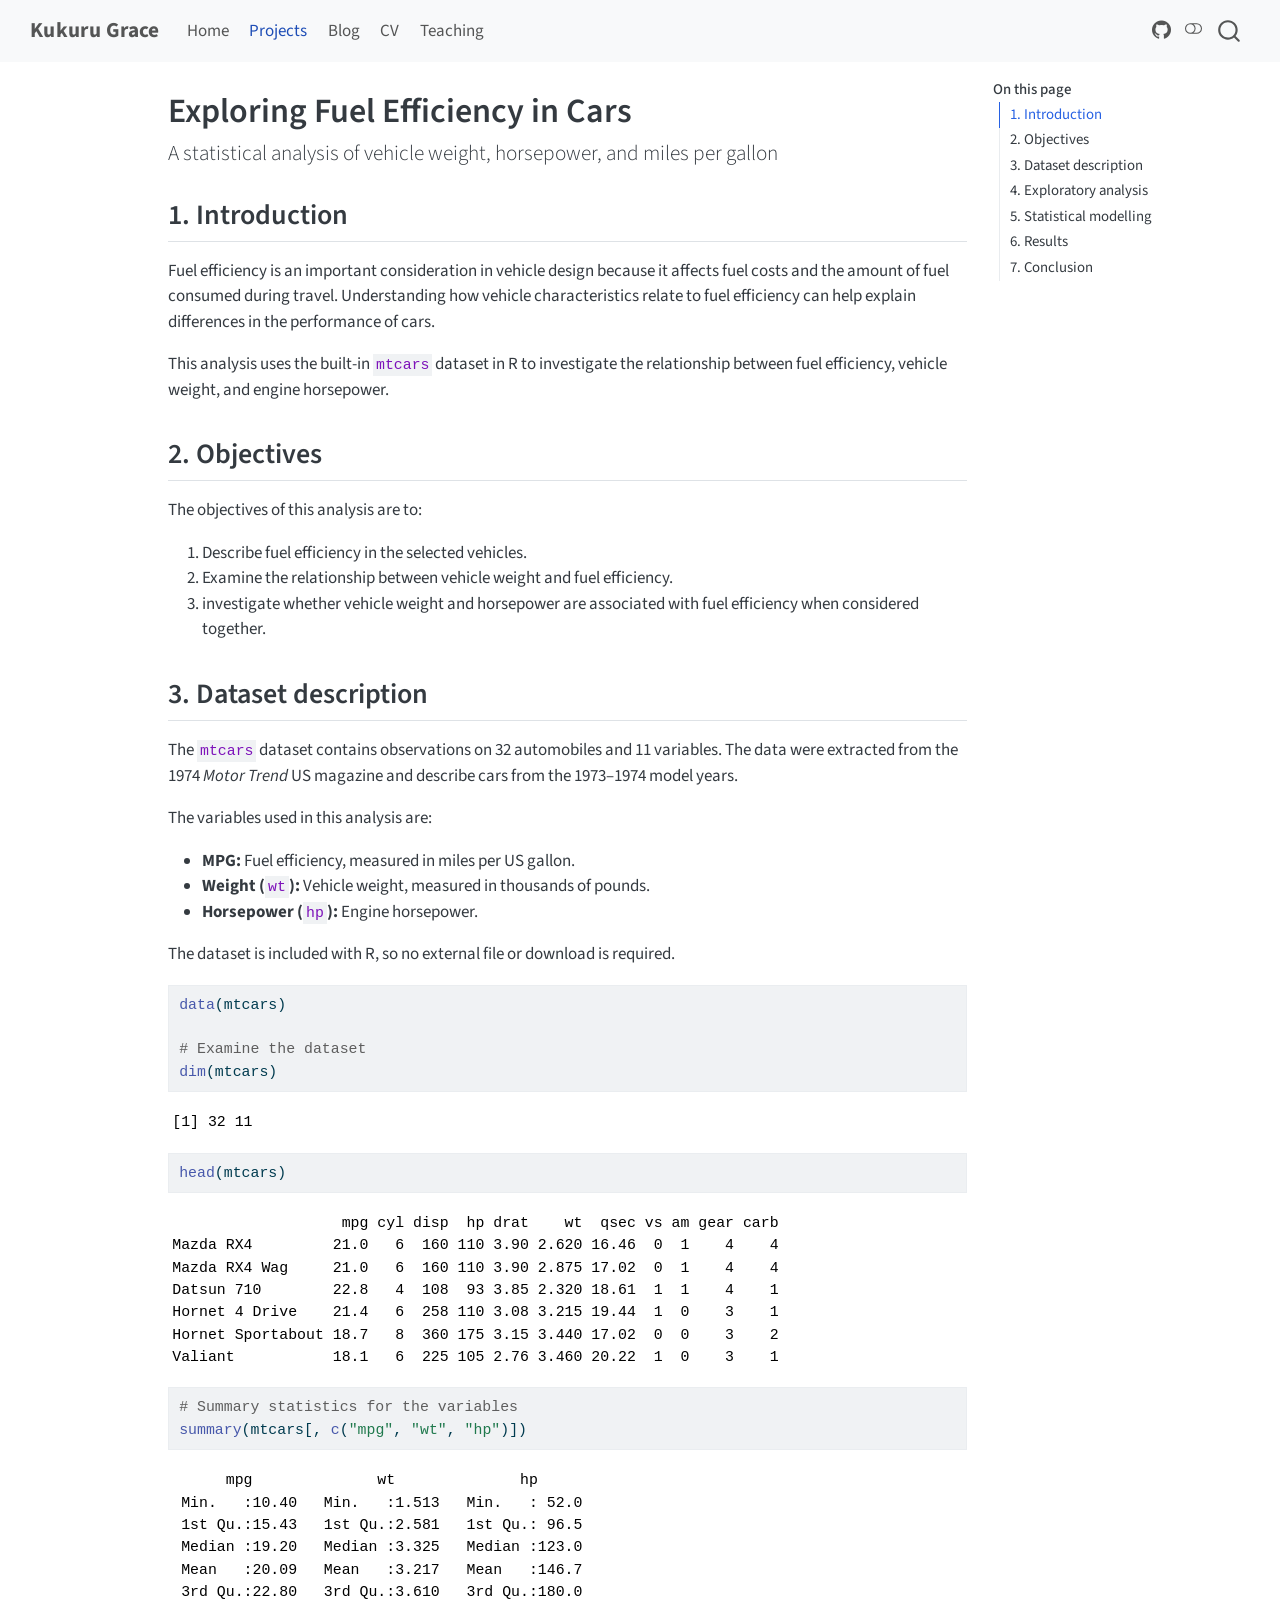
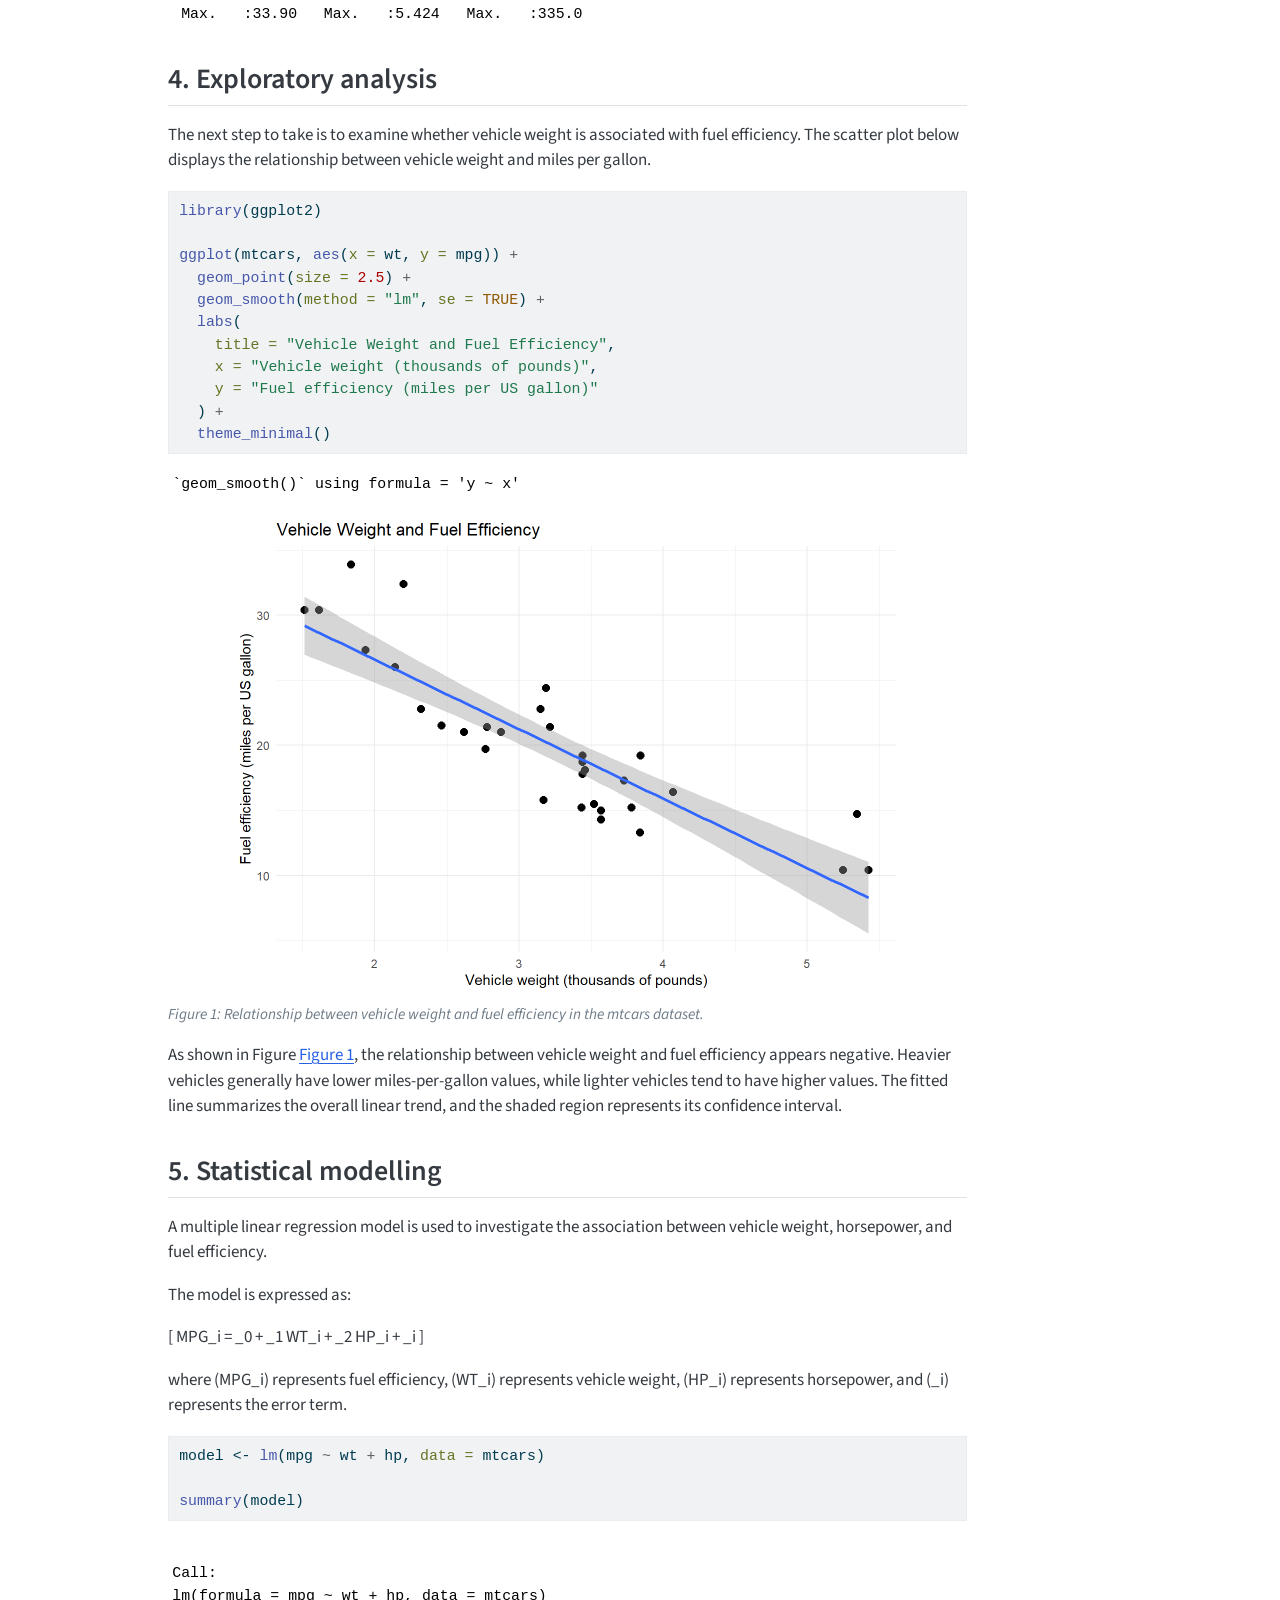
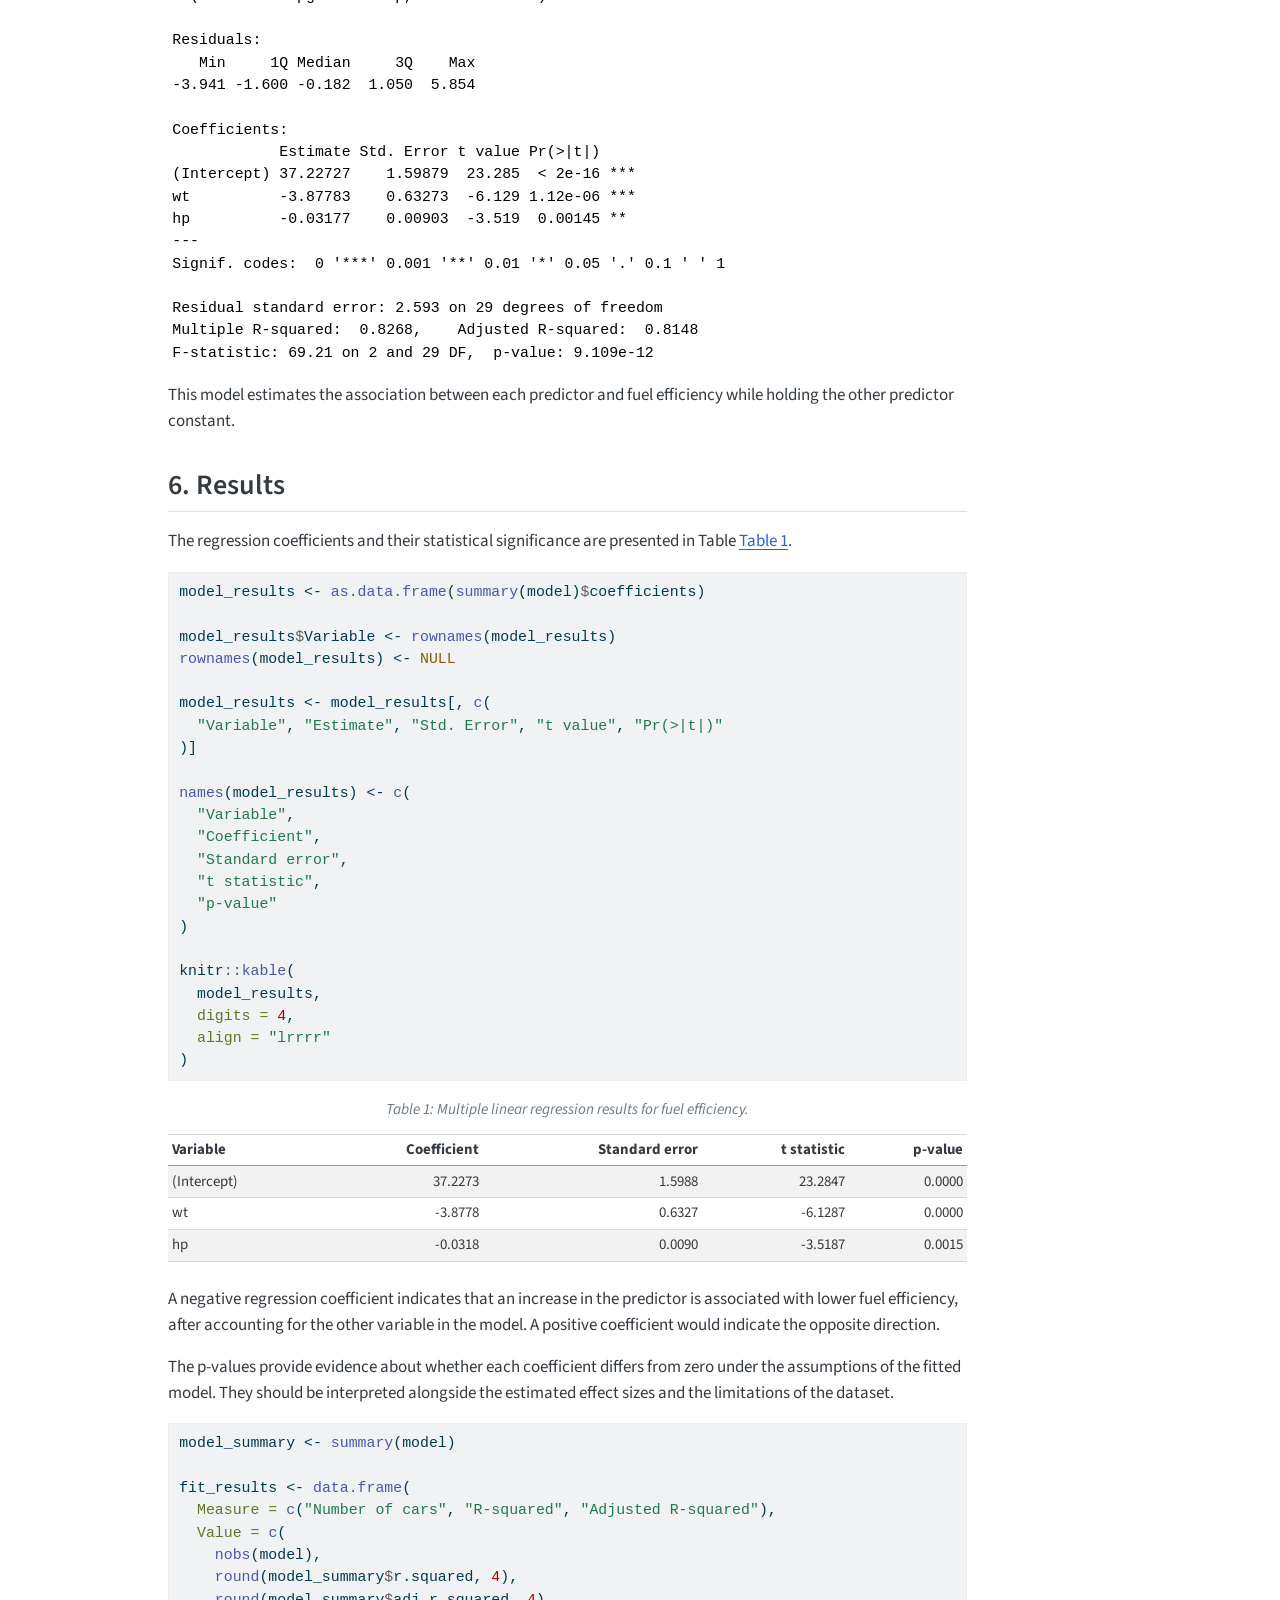
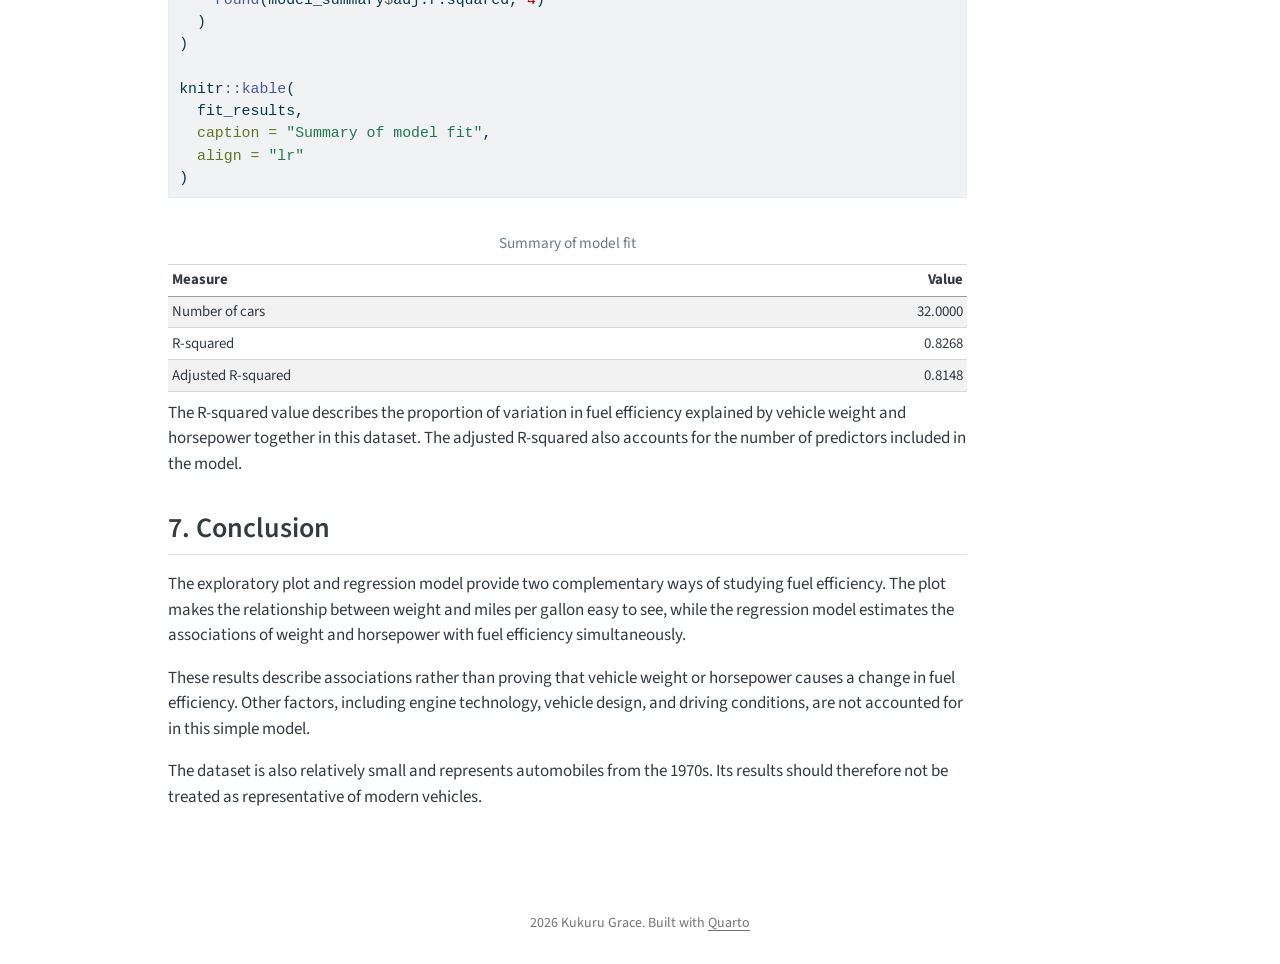
<file: projects.html>
<!DOCTYPE html>
<html xmlns="http://www.w3.org/1999/xhtml" lang="en" xml:lang="en"><head>

<meta charset="utf-8">
<meta name="generator" content="quarto-1.9.38">

<meta name="viewport" content="width=device-width, initial-scale=1.0, user-scalable=yes">


<title>Exploring Fuel Efficiency in Cars – Kukuru Grace</title>
<style>
/* Default styles provided by pandoc.
** See https://pandoc.org/MANUAL.html#variables-for-html for config info.
*/
code{white-space: pre-wrap;}
span.smallcaps{font-variant: small-caps;}
div.columns{display: flex; gap: min(4vw, 1.5em);}
div.column{flex: auto; overflow-x: auto;}
div.hanging-indent{margin-left: 1.5em; text-indent: -1.5em;}
ul.task-list{list-style: none;}
ul.task-list li input[type="checkbox"] {
  width: 0.8em;
  margin: 0 0.8em 0.2em -1em; /* quarto-specific, see https://github.com/quarto-dev/quarto-cli/issues/4556 */ 
  vertical-align: middle;
}
/* CSS for syntax highlighting */
html { -webkit-text-size-adjust: 100%; }
pre > code.sourceCode { white-space: pre; position: relative; }
pre > code.sourceCode > span { display: inline-block; line-height: 1.25; }
pre > code.sourceCode > span:empty { height: 1.2em; }
.sourceCode { overflow: visible; }
code.sourceCode > span { color: inherit; text-decoration: inherit; }
div.sourceCode { margin: 1em 0; }
pre.sourceCode { margin: 0; }
@media screen {
div.sourceCode { overflow: auto; }
}
@media print {
pre > code.sourceCode { white-space: pre-wrap; }
pre > code.sourceCode > span { text-indent: -5em; padding-left: 5em; }
}
pre.numberSource code
  { counter-reset: source-line 0; }
pre.numberSource code > span
  { position: relative; left: -4em; counter-increment: source-line; }
pre.numberSource code > span > a:first-child::before
  { content: counter(source-line);
    position: relative; left: -1em; text-align: right; vertical-align: baseline;
    border: none; display: inline-block;
    -webkit-touch-callout: none; -webkit-user-select: none;
    -khtml-user-select: none; -moz-user-select: none;
    -ms-user-select: none; user-select: none;
    padding: 0 4px; width: 4em;
  }
pre.numberSource { margin-left: 3em;  padding-left: 4px; }
div.sourceCode
  {   }
@media screen {
pre > code.sourceCode > span > a:first-child::before { text-decoration: underline; }
}
</style>


<script src="site_libs/quarto-nav/quarto-nav.js"></script>
<script src="site_libs/quarto-nav/headroom.min.js"></script>
<script src="site_libs/clipboard/clipboard.min.js"></script>
<script src="site_libs/quarto-search/autocomplete.umd.js"></script>
<script src="site_libs/quarto-search/fuse.min.js"></script>
<script src="site_libs/quarto-search/quarto-search.js"></script>
<meta name="quarto:offset" content="./">
<script src="site_libs/quarto-html/quarto.js" type="module"></script>
<script src="site_libs/quarto-html/tabsets/tabsets.js" type="module"></script>
<script src="site_libs/quarto-html/popper.min.js"></script>
<script src="site_libs/quarto-html/tippy.umd.min.js"></script>
<script src="site_libs/quarto-html/anchor.min.js"></script>
<link href="site_libs/quarto-html/tippy.css" rel="stylesheet">
<link href="site_libs/quarto-html/quarto-syntax-highlighting-15634bcf2e68342d4ad2dfa704d543f6.css" rel="stylesheet" class="quarto-color-scheme" id="quarto-text-highlighting-styles">
<link href="site_libs/quarto-html/quarto-syntax-highlighting-dark-0a6b7249c26820e032cb0bd839ff02b1.css" rel="stylesheet" class="quarto-color-scheme quarto-color-alternate" id="quarto-text-highlighting-styles">
<link href="site_libs/quarto-html/quarto-syntax-highlighting-15634bcf2e68342d4ad2dfa704d543f6.css" rel="stylesheet" class="quarto-color-scheme-extra" id="quarto-text-highlighting-styles">
<script src="site_libs/bootstrap/bootstrap.min.js"></script>
<link href="site_libs/bootstrap/bootstrap-icons.css" rel="stylesheet">
<link href="site_libs/bootstrap/bootstrap-a0f9fd0d421825b736dc1bbcbcba2219.min.css" rel="stylesheet" append-hash="true" class="quarto-color-scheme" id="quarto-bootstrap" data-mode="light">
<link href="site_libs/bootstrap/bootstrap-dark-6f157ed924bc3ef39b17ae587b4cc858.min.css" rel="stylesheet" append-hash="true" class="quarto-color-scheme quarto-color-alternate" id="quarto-bootstrap" data-mode="dark">
<link href="site_libs/bootstrap/bootstrap-a0f9fd0d421825b736dc1bbcbcba2219.min.css" rel="stylesheet" append-hash="true" class="quarto-color-scheme-extra" id="quarto-bootstrap" data-mode="light">
<script id="quarto-search-options" type="application/json">{
  "location": "navbar",
  "copy-button": false,
  "collapse-after": 3,
  "panel-placement": "end",
  "type": "overlay",
  "limit": 50,
  "keyboard-shortcut": [
    "f",
    "/",
    "s"
  ],
  "language": {
    "search-no-results-text": "No results",
    "search-matching-documents-text": "matching documents",
    "search-copy-link-title": "Copy link to search",
    "search-hide-matches-text": "Hide additional matches",
    "search-more-match-text": "more match in this document",
    "search-more-matches-text": "more matches in this document",
    "search-clear-button-title": "Clear",
    "search-text-placeholder": "",
    "search-detached-cancel-button-title": "Cancel",
    "search-submit-button-title": "Submit",
    "search-label": "Search"
  }
}</script>


<link rel="stylesheet" href="styles.css">
</head>

<body class="nav-fixed quarto-light"><script id="quarto-html-before-body" type="application/javascript">
    const toggleBodyColorMode = (bsSheetEl) => {
      const mode = bsSheetEl.getAttribute("data-mode");
      const bodyEl = window.document.querySelector("body");
      if (mode === "dark") {
        bodyEl.classList.add("quarto-dark");
        bodyEl.classList.remove("quarto-light");
      } else {
        bodyEl.classList.add("quarto-light");
        bodyEl.classList.remove("quarto-dark");
      }
    }
    const toggleBodyColorPrimary = () => {
      const bsSheetEl = window.document.querySelector("link#quarto-bootstrap:not([rel=disabled-stylesheet])");
      if (bsSheetEl) {
        toggleBodyColorMode(bsSheetEl);
      }
    }
    const setColorSchemeToggle = (alternate) => {
      const toggles = window.document.querySelectorAll('.quarto-color-scheme-toggle');
      for (let i=0; i < toggles.length; i++) {
        const toggle = toggles[i];
        if (toggle) {
          if (alternate) {
            toggle.classList.add("alternate");
          } else {
            toggle.classList.remove("alternate");
          }
        }
      }
    };
    const toggleColorMode = (alternate) => {
      // Switch the stylesheets
      const primaryStylesheets = window.document.querySelectorAll('link.quarto-color-scheme:not(.quarto-color-alternate)');
      const alternateStylesheets = window.document.querySelectorAll('link.quarto-color-scheme.quarto-color-alternate');
      manageTransitions('#quarto-margin-sidebar .nav-link', false);
      if (alternate) {
        // note: dark is layered on light, we don't disable primary!
        enableStylesheet(alternateStylesheets);
        for (const sheetNode of alternateStylesheets) {
          if (sheetNode.id === "quarto-bootstrap") {
            toggleBodyColorMode(sheetNode);
          }
        }
      } else {
        disableStylesheet(alternateStylesheets);
        enableStylesheet(primaryStylesheets)
        toggleBodyColorPrimary();
      }
      manageTransitions('#quarto-margin-sidebar .nav-link', true);
      // Switch the toggles
      setColorSchemeToggle(alternate)
      // Hack to workaround the fact that safari doesn't
      // properly recolor the scrollbar when toggling (#1455)
      if (navigator.userAgent.indexOf('Safari') > 0 && navigator.userAgent.indexOf('Chrome') == -1) {
        manageTransitions("body", false);
        window.scrollTo(0, 1);
        setTimeout(() => {
          window.scrollTo(0, 0);
          manageTransitions("body", true);
        }, 40);
      }
    }
    const disableStylesheet = (stylesheets) => {
      for (let i=0; i < stylesheets.length; i++) {
        const stylesheet = stylesheets[i];
        stylesheet.rel = 'disabled-stylesheet';
      }
    }
    const enableStylesheet = (stylesheets) => {
      for (let i=0; i < stylesheets.length; i++) {
        const stylesheet = stylesheets[i];
        if(stylesheet.rel !== 'stylesheet') { // for Chrome, which will still FOUC without this check
          stylesheet.rel = 'stylesheet';
        }
      }
    }
    const manageTransitions = (selector, allowTransitions) => {
      const els = window.document.querySelectorAll(selector);
      for (let i=0; i < els.length; i++) {
        const el = els[i];
        if (allowTransitions) {
          el.classList.remove('notransition');
        } else {
          el.classList.add('notransition');
        }
      }
    }
    const isFileUrl = () => {
      return window.location.protocol === 'file:';
    }
    const hasAlternateSentinel = () => {
      let styleSentinel = getColorSchemeSentinel();
      if (styleSentinel !== null) {
        return styleSentinel === "alternate";
      } else {
        return false;
      }
    }
    const setStyleSentinel = (alternate) => {
      const value = alternate ? "alternate" : "default";
      if (!isFileUrl()) {
        window.localStorage.setItem("quarto-color-scheme", value);
      } else {
        localAlternateSentinel = value;
      }
    }
    const getColorSchemeSentinel = () => {
      if (!isFileUrl()) {
        const storageValue = window.localStorage.getItem("quarto-color-scheme");
        return storageValue != null ? storageValue : localAlternateSentinel;
      } else {
        return localAlternateSentinel;
      }
    }
    const toggleGiscusIfUsed = (isAlternate, darkModeDefault) => {
      const baseTheme = document.querySelector('#giscus-base-theme')?.value ?? 'light';
      const alternateTheme = document.querySelector('#giscus-alt-theme')?.value ?? 'dark';
      let newTheme = '';
      if(authorPrefersDark) {
        newTheme = isAlternate ? baseTheme : alternateTheme;
      } else {
        newTheme = isAlternate ? alternateTheme : baseTheme;
      }
      const changeGiscusTheme = () => {
        // From: https://github.com/giscus/giscus/issues/336
        const sendMessage = (message) => {
          const iframe = document.querySelector('iframe.giscus-frame');
          if (!iframe) return;
          iframe.contentWindow.postMessage({ giscus: message }, 'https://giscus.app');
        }
        sendMessage({
          setConfig: {
            theme: newTheme
          }
        });
      }
      const isGiscussLoaded = window.document.querySelector('iframe.giscus-frame') !== null;
      if (isGiscussLoaded) {
        changeGiscusTheme();
      }
    };
    const authorPrefersDark = false;
    const darkModeDefault = authorPrefersDark;
      document.querySelector('link#quarto-text-highlighting-styles.quarto-color-scheme-extra').rel = 'disabled-stylesheet';
      document.querySelector('link#quarto-bootstrap.quarto-color-scheme-extra').rel = 'disabled-stylesheet';
    let localAlternateSentinel = darkModeDefault ? 'alternate' : 'default';
    // Dark / light mode switch
    window.quartoToggleColorScheme = () => {
      // Read the current dark / light value
      let toAlternate = !hasAlternateSentinel();
      toggleColorMode(toAlternate);
      setStyleSentinel(toAlternate);
      toggleGiscusIfUsed(toAlternate, darkModeDefault);
      window.dispatchEvent(new Event('resize'));
    };
    // Switch to dark mode if need be
    if (hasAlternateSentinel()) {
      toggleColorMode(true);
    } else {
      toggleColorMode(false);
    }
  </script>

<div id="quarto-search-results"></div>
  <header id="quarto-header" class="headroom fixed-top">
    <nav class="navbar navbar-expand-lg " data-bs-theme="dark">
      <div class="navbar-container container-fluid">
      <div class="navbar-brand-container mx-auto">
    <a class="navbar-brand" href="./index.html">
    <span class="navbar-title">Kukuru Grace</span>
    </a>
  </div>
            <div id="quarto-search" class="" title="Search"></div>
          <button class="navbar-toggler" type="button" data-bs-toggle="collapse" data-bs-target="#navbarCollapse" aria-controls="navbarCollapse" role="menu" aria-expanded="false" aria-label="Toggle navigation" onclick="if (window.quartoToggleHeadroom) { window.quartoToggleHeadroom(); }">
  <span class="navbar-toggler-icon"></span>
</button>
          <div class="collapse navbar-collapse" id="navbarCollapse">
            <ul class="navbar-nav navbar-nav-scroll me-auto">
  <li class="nav-item">
    <a class="nav-link" href="./index.html"> 
<span class="menu-text">Home</span></a>
  </li>  
  <li class="nav-item">
    <a class="nav-link active" href="./projects.html" aria-current="page"> 
<span class="menu-text">Projects</span></a>
  </li>  
  <li class="nav-item">
    <a class="nav-link" href="./blogs.html"> 
<span class="menu-text">Blog</span></a>
  </li>  
  <li class="nav-item">
    <a class="nav-link" href="./cv.html"> 
<span class="menu-text">CV</span></a>
  </li>  
  <li class="nav-item">
    <a class="nav-link" href="./teaching.html"> 
<span class="menu-text">Teaching</span></a>
  </li>  
</ul>
            <ul class="navbar-nav navbar-nav-scroll ms-auto">
  <li class="nav-item compact">
    <a class="nav-link" href="https://github.com/gracemiyenbira"> <i class="bi bi-github" role="img" aria-label="GitHub">
</i> 
<span class="menu-text"></span></a>
  </li>  
</ul>
          </div> <!-- /navcollapse -->
            <div class="quarto-navbar-tools">
  <a href="" class="quarto-color-scheme-toggle quarto-navigation-tool  px-1" onclick="window.quartoToggleColorScheme(); return false;" title="Toggle dark mode"><i class="bi"></i></a>
</div>
      </div> <!-- /container-fluid -->
    </nav>
</header>
<!-- content -->
<div id="quarto-content" class="quarto-container page-columns page-rows-contents page-layout-article page-navbar">
<!-- sidebar -->
<!-- margin-sidebar -->
    <div id="quarto-margin-sidebar" class="sidebar margin-sidebar">
        <nav id="TOC" role="doc-toc" class="toc-active">
    <h2 id="toc-title">On this page</h2>
   
  <ul>
  <li><a href="#introduction" id="toc-introduction" class="nav-link active" data-scroll-target="#introduction">1. Introduction</a></li>
  <li><a href="#objectives" id="toc-objectives" class="nav-link" data-scroll-target="#objectives">2. Objectives</a></li>
  <li><a href="#dataset-description" id="toc-dataset-description" class="nav-link" data-scroll-target="#dataset-description">3. Dataset description</a></li>
  <li><a href="#exploratory-analysis" id="toc-exploratory-analysis" class="nav-link" data-scroll-target="#exploratory-analysis">4. Exploratory analysis</a></li>
  <li><a href="#statistical-modelling" id="toc-statistical-modelling" class="nav-link" data-scroll-target="#statistical-modelling">5. Statistical modelling</a></li>
  <li><a href="#results" id="toc-results" class="nav-link" data-scroll-target="#results">6. Results</a></li>
  <li><a href="#conclusion" id="toc-conclusion" class="nav-link" data-scroll-target="#conclusion">7. Conclusion</a></li>
  </ul>
</nav>
    </div>
<!-- main -->
<main class="content" id="quarto-document-content">


<header id="title-block-header" class="quarto-title-block default">
<div class="quarto-title">
<h1 class="title">Exploring Fuel Efficiency in Cars</h1>
<p class="subtitle lead">A statistical analysis of vehicle weight, horsepower, and miles per gallon</p>
</div>



<div class="quarto-title-meta">

    
  
    
  </div>
  


</header>


<section id="introduction" class="level2">
<h2 class="anchored" data-anchor-id="introduction">1. Introduction</h2>
<p>Fuel efficiency is an important consideration in vehicle design because it affects fuel costs and the amount of fuel consumed during travel. Understanding how vehicle characteristics relate to fuel efficiency can help explain differences in the performance of cars.</p>
<p>This analysis uses the built-in <code>mtcars</code> dataset in R to investigate the relationship between fuel efficiency, vehicle weight, and engine horsepower.</p>
</section>
<section id="objectives" class="level2">
<h2 class="anchored" data-anchor-id="objectives">2. Objectives</h2>
<p>The objectives of this analysis are to:</p>
<ol type="1">
<li>Describe fuel efficiency in the selected vehicles.</li>
<li>Examine the relationship between vehicle weight and fuel efficiency.</li>
<li>investigate whether vehicle weight and horsepower are associated with fuel efficiency when considered together.</li>
</ol>
</section>
<section id="dataset-description" class="level2">
<h2 class="anchored" data-anchor-id="dataset-description">3. Dataset description</h2>
<p>The <code>mtcars</code> dataset contains observations on 32 automobiles and 11 variables. The data were extracted from the 1974 <em>Motor Trend</em> US magazine and describe cars from the 1973–1974 model years.</p>
<p>The variables used in this analysis are:</p>
<ul>
<li><strong>MPG:</strong> Fuel efficiency, measured in miles per US gallon.</li>
<li><strong>Weight (<code>wt</code>):</strong> Vehicle weight, measured in thousands of pounds.</li>
<li><strong>Horsepower (<code>hp</code>):</strong> Engine horsepower.</li>
</ul>
<p>The dataset is included with R, so no external file or download is required.</p>
<div class="cell">
<div class="code-copy-outer-scaffold"><div class="sourceCode cell-code" id="cb1"><pre class="sourceCode r code-with-copy"><code class="sourceCode r"><span id="cb1-1"><a href="#cb1-1" aria-hidden="true" tabindex="-1"></a><span class="fu">data</span>(mtcars)</span>
<span id="cb1-2"><a href="#cb1-2" aria-hidden="true" tabindex="-1"></a></span>
<span id="cb1-3"><a href="#cb1-3" aria-hidden="true" tabindex="-1"></a><span class="co"># Examine the dataset</span></span>
<span id="cb1-4"><a href="#cb1-4" aria-hidden="true" tabindex="-1"></a><span class="fu">dim</span>(mtcars)</span></code></pre></div><button title="Copy to Clipboard" class="code-copy-button"><i class="bi"></i></button></div>
<div class="cell-output cell-output-stdout">
<pre><code>[1] 32 11</code></pre>
</div>
<div class="code-copy-outer-scaffold"><div class="sourceCode cell-code" id="cb3"><pre class="sourceCode r code-with-copy"><code class="sourceCode r"><span id="cb3-1"><a href="#cb3-1" aria-hidden="true" tabindex="-1"></a><span class="fu">head</span>(mtcars)</span></code></pre></div><button title="Copy to Clipboard" class="code-copy-button"><i class="bi"></i></button></div>
<div class="cell-output cell-output-stdout">
<pre><code>                   mpg cyl disp  hp drat    wt  qsec vs am gear carb
Mazda RX4         21.0   6  160 110 3.90 2.620 16.46  0  1    4    4
Mazda RX4 Wag     21.0   6  160 110 3.90 2.875 17.02  0  1    4    4
Datsun 710        22.8   4  108  93 3.85 2.320 18.61  1  1    4    1
Hornet 4 Drive    21.4   6  258 110 3.08 3.215 19.44  1  0    3    1
Hornet Sportabout 18.7   8  360 175 3.15 3.440 17.02  0  0    3    2
Valiant           18.1   6  225 105 2.76 3.460 20.22  1  0    3    1</code></pre>
</div>
<div class="code-copy-outer-scaffold"><div class="sourceCode cell-code" id="cb5"><pre class="sourceCode r code-with-copy"><code class="sourceCode r"><span id="cb5-1"><a href="#cb5-1" aria-hidden="true" tabindex="-1"></a><span class="co"># Summary statistics for the variables</span></span>
<span id="cb5-2"><a href="#cb5-2" aria-hidden="true" tabindex="-1"></a><span class="fu">summary</span>(mtcars[, <span class="fu">c</span>(<span class="st">"mpg"</span>, <span class="st">"wt"</span>, <span class="st">"hp"</span>)])</span></code></pre></div><button title="Copy to Clipboard" class="code-copy-button"><i class="bi"></i></button></div>
<div class="cell-output cell-output-stdout">
<pre><code>      mpg              wt              hp       
 Min.   :10.40   Min.   :1.513   Min.   : 52.0  
 1st Qu.:15.43   1st Qu.:2.581   1st Qu.: 96.5  
 Median :19.20   Median :3.325   Median :123.0  
 Mean   :20.09   Mean   :3.217   Mean   :146.7  
 3rd Qu.:22.80   3rd Qu.:3.610   3rd Qu.:180.0  
 Max.   :33.90   Max.   :5.424   Max.   :335.0  </code></pre>
</div>
</div>
</section>
<section id="exploratory-analysis" class="level2">
<h2 class="anchored" data-anchor-id="exploratory-analysis">4. Exploratory analysis</h2>
<p>The next step to take is to examine whether vehicle weight is associated with fuel efficiency. The scatter plot below displays the relationship between vehicle weight and miles per gallon.</p>
<div class="cell">
<div class="code-copy-outer-scaffold"><div class="sourceCode cell-code" id="cb7"><pre class="sourceCode r code-with-copy"><code class="sourceCode r"><span id="cb7-1"><a href="#cb7-1" aria-hidden="true" tabindex="-1"></a><span class="fu">library</span>(ggplot2)</span>
<span id="cb7-2"><a href="#cb7-2" aria-hidden="true" tabindex="-1"></a></span>
<span id="cb7-3"><a href="#cb7-3" aria-hidden="true" tabindex="-1"></a><span class="fu">ggplot</span>(mtcars, <span class="fu">aes</span>(<span class="at">x =</span> wt, <span class="at">y =</span> mpg)) <span class="sc">+</span></span>
<span id="cb7-4"><a href="#cb7-4" aria-hidden="true" tabindex="-1"></a>  <span class="fu">geom_point</span>(<span class="at">size =</span> <span class="fl">2.5</span>) <span class="sc">+</span></span>
<span id="cb7-5"><a href="#cb7-5" aria-hidden="true" tabindex="-1"></a>  <span class="fu">geom_smooth</span>(<span class="at">method =</span> <span class="st">"lm"</span>, <span class="at">se =</span> <span class="cn">TRUE</span>) <span class="sc">+</span></span>
<span id="cb7-6"><a href="#cb7-6" aria-hidden="true" tabindex="-1"></a>  <span class="fu">labs</span>(</span>
<span id="cb7-7"><a href="#cb7-7" aria-hidden="true" tabindex="-1"></a>    <span class="at">title =</span> <span class="st">"Vehicle Weight and Fuel Efficiency"</span>,</span>
<span id="cb7-8"><a href="#cb7-8" aria-hidden="true" tabindex="-1"></a>    <span class="at">x =</span> <span class="st">"Vehicle weight (thousands of pounds)"</span>,</span>
<span id="cb7-9"><a href="#cb7-9" aria-hidden="true" tabindex="-1"></a>    <span class="at">y =</span> <span class="st">"Fuel efficiency (miles per US gallon)"</span></span>
<span id="cb7-10"><a href="#cb7-10" aria-hidden="true" tabindex="-1"></a>  ) <span class="sc">+</span></span>
<span id="cb7-11"><a href="#cb7-11" aria-hidden="true" tabindex="-1"></a>  <span class="fu">theme_minimal</span>()</span></code></pre></div><button title="Copy to Clipboard" class="code-copy-button"><i class="bi"></i></button></div>
<div class="cell-output cell-output-stderr">
<pre><code>`geom_smooth()` using formula = 'y ~ x'</code></pre>
</div>
<div class="cell-output-display">
<div id="fig-mpg-weight" class="quarto-float quarto-figure quarto-figure-center anchored">
<figure class="quarto-float quarto-float-fig figure">
<div aria-describedby="fig-mpg-weight-caption-0ceaefa1-69ba-4598-a22c-09a6ac19f8ca">
<img src="projects_files/figure-html/fig-mpg-weight-1.png" class="img-fluid figure-img" width="672">
</div>
<figcaption class="quarto-float-caption-bottom quarto-float-caption quarto-float-fig" id="fig-mpg-weight-caption-0ceaefa1-69ba-4598-a22c-09a6ac19f8ca">
Figure&nbsp;1: Relationship between vehicle weight and fuel efficiency in the mtcars dataset.
</figcaption>
</figure>
</div>
</div>
</div>
<p>As shown in Figure <a href="#fig-mpg-weight" class="quarto-xref">Figure&nbsp;1</a>, the relationship between vehicle weight and fuel efficiency appears negative. Heavier vehicles generally have lower miles-per-gallon values, while lighter vehicles tend to have higher values. The fitted line summarizes the overall linear trend, and the shaded region represents its confidence interval.</p>
</section>
<section id="statistical-modelling" class="level2">
<h2 class="anchored" data-anchor-id="statistical-modelling">5. Statistical modelling</h2>
<p>A multiple linear regression model is used to investigate the association between vehicle weight, horsepower, and fuel efficiency.</p>
<p>The model is expressed as:</p>
<p>[ MPG_i = _0 + _1 WT_i + _2 HP_i + _i ]</p>
<p>where (MPG_i) represents fuel efficiency, (WT_i) represents vehicle weight, (HP_i) represents horsepower, and (_i) represents the error term.</p>
<div class="cell">
<div class="code-copy-outer-scaffold"><div class="sourceCode cell-code" id="cb9"><pre class="sourceCode r code-with-copy"><code class="sourceCode r"><span id="cb9-1"><a href="#cb9-1" aria-hidden="true" tabindex="-1"></a>model <span class="ot">&lt;-</span> <span class="fu">lm</span>(mpg <span class="sc">~</span> wt <span class="sc">+</span> hp, <span class="at">data =</span> mtcars)</span>
<span id="cb9-2"><a href="#cb9-2" aria-hidden="true" tabindex="-1"></a></span>
<span id="cb9-3"><a href="#cb9-3" aria-hidden="true" tabindex="-1"></a><span class="fu">summary</span>(model)</span></code></pre></div><button title="Copy to Clipboard" class="code-copy-button"><i class="bi"></i></button></div>
<div class="cell-output cell-output-stdout">
<pre><code>
Call:
lm(formula = mpg ~ wt + hp, data = mtcars)

Residuals:
   Min     1Q Median     3Q    Max 
-3.941 -1.600 -0.182  1.050  5.854 

Coefficients:
            Estimate Std. Error t value Pr(&gt;|t|)    
(Intercept) 37.22727    1.59879  23.285  &lt; 2e-16 ***
wt          -3.87783    0.63273  -6.129 1.12e-06 ***
hp          -0.03177    0.00903  -3.519  0.00145 ** 
---
Signif. codes:  0 '***' 0.001 '**' 0.01 '*' 0.05 '.' 0.1 ' ' 1

Residual standard error: 2.593 on 29 degrees of freedom
Multiple R-squared:  0.8268,    Adjusted R-squared:  0.8148 
F-statistic: 69.21 on 2 and 29 DF,  p-value: 9.109e-12</code></pre>
</div>
</div>
<p>This model estimates the association between each predictor and fuel efficiency while holding the other predictor constant.</p>
</section>
<section id="results" class="level2">
<h2 class="anchored" data-anchor-id="results">6. Results</h2>
<p>The regression coefficients and their statistical significance are presented in Table <a href="#tbl-regression" class="quarto-xref">Table&nbsp;1</a>.</p>
<div class="cell">
<div class="code-copy-outer-scaffold"><div class="sourceCode cell-code" id="cb11"><pre class="sourceCode r code-with-copy"><code class="sourceCode r"><span id="cb11-1"><a href="#cb11-1" aria-hidden="true" tabindex="-1"></a>model_results <span class="ot">&lt;-</span> <span class="fu">as.data.frame</span>(<span class="fu">summary</span>(model)<span class="sc">$</span>coefficients)</span>
<span id="cb11-2"><a href="#cb11-2" aria-hidden="true" tabindex="-1"></a></span>
<span id="cb11-3"><a href="#cb11-3" aria-hidden="true" tabindex="-1"></a>model_results<span class="sc">$</span>Variable <span class="ot">&lt;-</span> <span class="fu">rownames</span>(model_results)</span>
<span id="cb11-4"><a href="#cb11-4" aria-hidden="true" tabindex="-1"></a><span class="fu">rownames</span>(model_results) <span class="ot">&lt;-</span> <span class="cn">NULL</span></span>
<span id="cb11-5"><a href="#cb11-5" aria-hidden="true" tabindex="-1"></a></span>
<span id="cb11-6"><a href="#cb11-6" aria-hidden="true" tabindex="-1"></a>model_results <span class="ot">&lt;-</span> model_results[, <span class="fu">c</span>(</span>
<span id="cb11-7"><a href="#cb11-7" aria-hidden="true" tabindex="-1"></a>  <span class="st">"Variable"</span>, <span class="st">"Estimate"</span>, <span class="st">"Std. Error"</span>, <span class="st">"t value"</span>, <span class="st">"Pr(&gt;|t|)"</span></span>
<span id="cb11-8"><a href="#cb11-8" aria-hidden="true" tabindex="-1"></a>)]</span>
<span id="cb11-9"><a href="#cb11-9" aria-hidden="true" tabindex="-1"></a></span>
<span id="cb11-10"><a href="#cb11-10" aria-hidden="true" tabindex="-1"></a><span class="fu">names</span>(model_results) <span class="ot">&lt;-</span> <span class="fu">c</span>(</span>
<span id="cb11-11"><a href="#cb11-11" aria-hidden="true" tabindex="-1"></a>  <span class="st">"Variable"</span>,</span>
<span id="cb11-12"><a href="#cb11-12" aria-hidden="true" tabindex="-1"></a>  <span class="st">"Coefficient"</span>,</span>
<span id="cb11-13"><a href="#cb11-13" aria-hidden="true" tabindex="-1"></a>  <span class="st">"Standard error"</span>,</span>
<span id="cb11-14"><a href="#cb11-14" aria-hidden="true" tabindex="-1"></a>  <span class="st">"t statistic"</span>,</span>
<span id="cb11-15"><a href="#cb11-15" aria-hidden="true" tabindex="-1"></a>  <span class="st">"p-value"</span></span>
<span id="cb11-16"><a href="#cb11-16" aria-hidden="true" tabindex="-1"></a>)</span>
<span id="cb11-17"><a href="#cb11-17" aria-hidden="true" tabindex="-1"></a></span>
<span id="cb11-18"><a href="#cb11-18" aria-hidden="true" tabindex="-1"></a>knitr<span class="sc">::</span><span class="fu">kable</span>(</span>
<span id="cb11-19"><a href="#cb11-19" aria-hidden="true" tabindex="-1"></a>  model_results,</span>
<span id="cb11-20"><a href="#cb11-20" aria-hidden="true" tabindex="-1"></a>  <span class="at">digits =</span> <span class="dv">4</span>,</span>
<span id="cb11-21"><a href="#cb11-21" aria-hidden="true" tabindex="-1"></a>  <span class="at">align =</span> <span class="st">"lrrrr"</span></span>
<span id="cb11-22"><a href="#cb11-22" aria-hidden="true" tabindex="-1"></a>)</span></code></pre></div><button title="Copy to Clipboard" class="code-copy-button"><i class="bi"></i></button></div>
<div id="tbl-regression" class="cell quarto-float quarto-figure quarto-figure-center anchored">
<figure class="quarto-float quarto-float-tbl figure">
<figcaption class="quarto-float-caption-top quarto-float-caption quarto-float-tbl" id="tbl-regression-caption-0ceaefa1-69ba-4598-a22c-09a6ac19f8ca">
Table&nbsp;1: Multiple linear regression results for fuel efficiency.
</figcaption>
<div aria-describedby="tbl-regression-caption-0ceaefa1-69ba-4598-a22c-09a6ac19f8ca">
<div class="cell-output-display">
<table class="cell caption-top table table-sm table-striped small">
<thead>
<tr class="header">
<th style="text-align: left;">Variable</th>
<th style="text-align: right;">Coefficient</th>
<th style="text-align: right;">Standard error</th>
<th style="text-align: right;">t statistic</th>
<th style="text-align: right;">p-value</th>
</tr>
</thead>
<tbody>
<tr class="odd">
<td style="text-align: left;">(Intercept)</td>
<td style="text-align: right;">37.2273</td>
<td style="text-align: right;">1.5988</td>
<td style="text-align: right;">23.2847</td>
<td style="text-align: right;">0.0000</td>
</tr>
<tr class="even">
<td style="text-align: left;">wt</td>
<td style="text-align: right;">-3.8778</td>
<td style="text-align: right;">0.6327</td>
<td style="text-align: right;">-6.1287</td>
<td style="text-align: right;">0.0000</td>
</tr>
<tr class="odd">
<td style="text-align: left;">hp</td>
<td style="text-align: right;">-0.0318</td>
<td style="text-align: right;">0.0090</td>
<td style="text-align: right;">-3.5187</td>
<td style="text-align: right;">0.0015</td>
</tr>
</tbody>
</table>
</div>
</div>
</figure>
</div>
</div>
<p>A negative regression coefficient indicates that an increase in the predictor is associated with lower fuel efficiency, after accounting for the other variable in the model. A positive coefficient would indicate the opposite direction.</p>
<p>The p-values provide evidence about whether each coefficient differs from zero under the assumptions of the fitted model. They should be interpreted alongside the estimated effect sizes and the limitations of the dataset.</p>
<div class="cell">
<div class="code-copy-outer-scaffold"><div class="sourceCode cell-code" id="cb12"><pre class="sourceCode r code-with-copy"><code class="sourceCode r"><span id="cb12-1"><a href="#cb12-1" aria-hidden="true" tabindex="-1"></a>model_summary <span class="ot">&lt;-</span> <span class="fu">summary</span>(model)</span>
<span id="cb12-2"><a href="#cb12-2" aria-hidden="true" tabindex="-1"></a></span>
<span id="cb12-3"><a href="#cb12-3" aria-hidden="true" tabindex="-1"></a>fit_results <span class="ot">&lt;-</span> <span class="fu">data.frame</span>(</span>
<span id="cb12-4"><a href="#cb12-4" aria-hidden="true" tabindex="-1"></a>  <span class="at">Measure =</span> <span class="fu">c</span>(<span class="st">"Number of cars"</span>, <span class="st">"R-squared"</span>, <span class="st">"Adjusted R-squared"</span>),</span>
<span id="cb12-5"><a href="#cb12-5" aria-hidden="true" tabindex="-1"></a>  <span class="at">Value =</span> <span class="fu">c</span>(</span>
<span id="cb12-6"><a href="#cb12-6" aria-hidden="true" tabindex="-1"></a>    <span class="fu">nobs</span>(model),</span>
<span id="cb12-7"><a href="#cb12-7" aria-hidden="true" tabindex="-1"></a>    <span class="fu">round</span>(model_summary<span class="sc">$</span>r.squared, <span class="dv">4</span>),</span>
<span id="cb12-8"><a href="#cb12-8" aria-hidden="true" tabindex="-1"></a>    <span class="fu">round</span>(model_summary<span class="sc">$</span>adj.r.squared, <span class="dv">4</span>)</span>
<span id="cb12-9"><a href="#cb12-9" aria-hidden="true" tabindex="-1"></a>  )</span>
<span id="cb12-10"><a href="#cb12-10" aria-hidden="true" tabindex="-1"></a>)</span>
<span id="cb12-11"><a href="#cb12-11" aria-hidden="true" tabindex="-1"></a></span>
<span id="cb12-12"><a href="#cb12-12" aria-hidden="true" tabindex="-1"></a>knitr<span class="sc">::</span><span class="fu">kable</span>(</span>
<span id="cb12-13"><a href="#cb12-13" aria-hidden="true" tabindex="-1"></a>  fit_results,</span>
<span id="cb12-14"><a href="#cb12-14" aria-hidden="true" tabindex="-1"></a>  <span class="at">caption =</span> <span class="st">"Summary of model fit"</span>,</span>
<span id="cb12-15"><a href="#cb12-15" aria-hidden="true" tabindex="-1"></a>  <span class="at">align =</span> <span class="st">"lr"</span></span>
<span id="cb12-16"><a href="#cb12-16" aria-hidden="true" tabindex="-1"></a>)</span></code></pre></div><button title="Copy to Clipboard" class="code-copy-button"><i class="bi"></i></button></div>
<div class="cell-output-display">
<table class="caption-top table table-sm table-striped small">
<caption>Summary of model fit</caption>
<thead>
<tr class="header">
<th style="text-align: left;">Measure</th>
<th style="text-align: right;">Value</th>
</tr>
</thead>
<tbody>
<tr class="odd">
<td style="text-align: left;">Number of cars</td>
<td style="text-align: right;">32.0000</td>
</tr>
<tr class="even">
<td style="text-align: left;">R-squared</td>
<td style="text-align: right;">0.8268</td>
</tr>
<tr class="odd">
<td style="text-align: left;">Adjusted R-squared</td>
<td style="text-align: right;">0.8148</td>
</tr>
</tbody>
</table>
</div>
</div>
<p>The R-squared value describes the proportion of variation in fuel efficiency explained by vehicle weight and horsepower together in this dataset. The adjusted R-squared also accounts for the number of predictors included in the model.</p>
</section>
<section id="conclusion" class="level2">
<h2 class="anchored" data-anchor-id="conclusion">7. Conclusion</h2>
<p>The exploratory plot and regression model provide two complementary ways of studying fuel efficiency. The plot makes the relationship between weight and miles per gallon easy to see, while the regression model estimates the associations of weight and horsepower with fuel efficiency simultaneously.</p>
<p>These results describe associations rather than proving that vehicle weight or horsepower causes a change in fuel efficiency. Other factors, including engine technology, vehicle design, and driving conditions, are not accounted for in this simple model.</p>
<p>The dataset is also relatively small and represents automobiles from the 1970s. Its results should therefore not be treated as representative of modern vehicles.</p>


</section>

</main> <!-- /main -->
<script id="quarto-html-after-body" type="application/javascript">
  window.document.addEventListener("DOMContentLoaded", function (event) {
    // Ensure there is a toggle, if there isn't float one in the top right
    if (window.document.querySelector('.quarto-color-scheme-toggle') === null) {
      const a = window.document.createElement('a');
      a.classList.add('top-right');
      a.classList.add('quarto-color-scheme-toggle');
      a.href = "";
      a.onclick = function() { try { window.quartoToggleColorScheme(); } catch {} return false; };
      const i = window.document.createElement("i");
      i.classList.add('bi');
      a.appendChild(i);
      window.document.body.appendChild(a);
    }
    setColorSchemeToggle(hasAlternateSentinel())
    const icon = "";
    const anchorJS = new window.AnchorJS();
    anchorJS.options = {
      placement: 'right',
      icon: icon
    };
    anchorJS.add('.anchored');
    const isCodeAnnotation = (el) => {
      for (const clz of el.classList) {
        if (clz.startsWith('code-annotation-')) {                     
          return true;
        }
      }
      return false;
    }
    const onCopySuccess = function(e) {
      // button target
      const button = e.trigger;
      // don't keep focus
      button.blur();
      // flash "checked"
      button.classList.add('code-copy-button-checked');
      var currentTitle = button.getAttribute("title");
      button.setAttribute("title", "Copied!");
      let tooltip;
      if (window.bootstrap) {
        button.setAttribute("data-bs-toggle", "tooltip");
        button.setAttribute("data-bs-placement", "left");
        button.setAttribute("data-bs-title", "Copied!");
        tooltip = new bootstrap.Tooltip(button, 
          { trigger: "manual", 
            customClass: "code-copy-button-tooltip",
            offset: [0, -8]});
        tooltip.show();    
      }
      setTimeout(function() {
        if (tooltip) {
          tooltip.hide();
          button.removeAttribute("data-bs-title");
          button.removeAttribute("data-bs-toggle");
          button.removeAttribute("data-bs-placement");
        }
        button.setAttribute("title", currentTitle);
        button.classList.remove('code-copy-button-checked');
      }, 1000);
      // clear code selection
      e.clearSelection();
    }
    const getTextToCopy = function(trigger) {
      const outerScaffold = trigger.parentElement.cloneNode(true);
      const codeEl = outerScaffold.querySelector('code');
      for (const childEl of codeEl.children) {
        if (isCodeAnnotation(childEl)) {
          childEl.remove();
        }
      }
      return codeEl.innerText;
    }
    const clipboard = new window.ClipboardJS('.code-copy-button:not([data-in-quarto-modal])', {
      text: getTextToCopy
    });
    clipboard.on('success', onCopySuccess);
    if (window.document.getElementById('quarto-embedded-source-code-modal')) {
      const clipboardModal = new window.ClipboardJS('.code-copy-button[data-in-quarto-modal]', {
        text: getTextToCopy,
        container: window.document.getElementById('quarto-embedded-source-code-modal')
      });
      clipboardModal.on('success', onCopySuccess);
    }
      var localhostRegex = new RegExp(/^(?:http|https):\/\/localhost\:?[0-9]*\//);
      var mailtoRegex = new RegExp(/^mailto:/);
        var filterRegex = new RegExp("https:\/\/gracemiyenbira\.github\.io\/quarto_website\/");
      var isInternal = (href) => {
          return filterRegex.test(href) || localhostRegex.test(href) || mailtoRegex.test(href);
      }
      // Inspect non-navigation links and adorn them if external
     var links = window.document.querySelectorAll('a[href]:not(.nav-link):not(.navbar-brand):not(.toc-action):not(.sidebar-link):not(.sidebar-item-toggle):not(.pagination-link):not(.no-external):not([aria-hidden]):not(.dropdown-item):not(.quarto-navigation-tool):not(.about-link)');
      for (var i=0; i<links.length; i++) {
        const link = links[i];
        if (!isInternal(link.href)) {
          // undo the damage that might have been done by quarto-nav.js in the case of
          // links that we want to consider external
          if (link.dataset.originalHref !== undefined) {
            link.href = link.dataset.originalHref;
          }
        }
      }
    function tippyHover(el, contentFn, onTriggerFn, onUntriggerFn) {
      const config = {
        allowHTML: true,
        maxWidth: 500,
        delay: 100,
        arrow: false,
        appendTo: function(el) {
            return el.parentElement;
        },
        interactive: true,
        interactiveBorder: 10,
        theme: 'quarto',
        placement: 'bottom-start',
      };
      if (contentFn) {
        config.content = contentFn;
      }
      if (onTriggerFn) {
        config.onTrigger = onTriggerFn;
      }
      if (onUntriggerFn) {
        config.onUntrigger = onUntriggerFn;
      }
      window.tippy(el, config); 
    }
    const noterefs = window.document.querySelectorAll('a[role="doc-noteref"]');
    for (var i=0; i<noterefs.length; i++) {
      const ref = noterefs[i];
      tippyHover(ref, function() {
        // use id or data attribute instead here
        let href = ref.getAttribute('data-footnote-href') || ref.getAttribute('href');
        try { href = new URL(href).hash; } catch {}
        const id = href.replace(/^#\/?/, "");
        const note = window.document.getElementById(id);
        if (note) {
          return note.innerHTML;
        } else {
          return "";
        }
      });
    }
    const xrefs = window.document.querySelectorAll('a.quarto-xref');
    const processXRef = (id, note) => {
      // Strip column container classes
      const stripColumnClz = (el) => {
        el.classList.remove("page-full", "page-columns");
        if (el.children) {
          for (const child of el.children) {
            stripColumnClz(child);
          }
        }
      }
      stripColumnClz(note)
      if (id === null || id.startsWith('sec-')) {
        // Special case sections, only their first couple elements
        const container = document.createElement("div");
        if (note.children && note.children.length > 2) {
          container.appendChild(note.children[0].cloneNode(true));
          for (let i = 1; i < note.children.length; i++) {
            const child = note.children[i];
            if (child.tagName === "P" && child.innerText === "") {
              continue;
            } else {
              container.appendChild(child.cloneNode(true));
              break;
            }
          }
          if (window.Quarto?.typesetMath) {
            window.Quarto.typesetMath(container);
          }
          return container.innerHTML
        } else {
          if (window.Quarto?.typesetMath) {
            window.Quarto.typesetMath(note);
          }
          return note.innerHTML;
        }
      } else {
        // Remove any anchor links if they are present
        const anchorLink = note.querySelector('a.anchorjs-link');
        if (anchorLink) {
          anchorLink.remove();
        }
        if (window.Quarto?.typesetMath) {
          window.Quarto.typesetMath(note);
        }
        if (note.classList.contains("callout")) {
          return note.outerHTML;
        } else {
          return note.innerHTML;
        }
      }
    }
    for (var i=0; i<xrefs.length; i++) {
      const xref = xrefs[i];
      tippyHover(xref, undefined, function(instance) {
        instance.disable();
        let url = xref.getAttribute('href');
        let hash = undefined; 
        if (url.startsWith('#')) {
          hash = url;
        } else {
          try { hash = new URL(url).hash; } catch {}
        }
        if (hash) {
          const id = hash.replace(/^#\/?/, "");
          const note = window.document.getElementById(id);
          if (note !== null) {
            try {
              const html = processXRef(id, note.cloneNode(true));
              instance.setContent(html);
            } finally {
              instance.enable();
              instance.show();
            }
          } else {
            // See if we can fetch this
            fetch(url.split('#')[0])
            .then(res => res.text())
            .then(html => {
              const parser = new DOMParser();
              const htmlDoc = parser.parseFromString(html, "text/html");
              const note = htmlDoc.getElementById(id);
              if (note !== null) {
                const html = processXRef(id, note);
                instance.setContent(html);
              } 
            }).finally(() => {
              instance.enable();
              instance.show();
            });
          }
        } else {
          // See if we can fetch a full url (with no hash to target)
          // This is a special case and we should probably do some content thinning / targeting
          fetch(url)
          .then(res => res.text())
          .then(html => {
            const parser = new DOMParser();
            const htmlDoc = parser.parseFromString(html, "text/html");
            const note = htmlDoc.querySelector('main.content');
            if (note !== null) {
              // This should only happen for chapter cross references
              // (since there is no id in the URL)
              // remove the first header
              if (note.children.length > 0 && note.children[0].tagName === "HEADER") {
                note.children[0].remove();
              }
              const html = processXRef(null, note);
              instance.setContent(html);
            } 
          }).finally(() => {
            instance.enable();
            instance.show();
          });
        }
      }, function(instance) {
      });
    }
        let selectedAnnoteEl;
        const selectorForAnnotation = ( cell, annotation) => {
          let cellAttr = 'data-code-cell="' + cell + '"';
          let lineAttr = 'data-code-annotation="' +  annotation + '"';
          const selector = 'span[' + cellAttr + '][' + lineAttr + ']';
          return selector;
        }
        const selectCodeLines = (annoteEl) => {
          const doc = window.document;
          const targetCell = annoteEl.getAttribute("data-target-cell");
          const targetAnnotation = annoteEl.getAttribute("data-target-annotation");
          const annoteSpan = window.document.querySelector(selectorForAnnotation(targetCell, targetAnnotation));
          const lines = annoteSpan.getAttribute("data-code-lines").split(",");
          const lineIds = lines.map((line) => {
            return targetCell + "-" + line;
          })
          let top = null;
          let height = null;
          let parent = null;
          if (lineIds.length > 0) {
              //compute the position of the single el (top and bottom and make a div)
              const el = window.document.getElementById(lineIds[0]);
              top = el.offsetTop;
              height = el.offsetHeight;
              parent = el.parentElement.parentElement;
            if (lineIds.length > 1) {
              const lastEl = window.document.getElementById(lineIds[lineIds.length - 1]);
              const bottom = lastEl.offsetTop + lastEl.offsetHeight;
              height = bottom - top;
            }
            if (top !== null && height !== null && parent !== null) {
              // cook up a div (if necessary) and position it 
              let div = window.document.getElementById("code-annotation-line-highlight");
              if (div === null) {
                div = window.document.createElement("div");
                div.setAttribute("id", "code-annotation-line-highlight");
                div.style.position = 'absolute';
                parent.appendChild(div);
              }
              div.style.top = top - 2 + "px";
              div.style.height = height + 4 + "px";
              div.style.left = 0;
              let gutterDiv = window.document.getElementById("code-annotation-line-highlight-gutter");
              if (gutterDiv === null) {
                gutterDiv = window.document.createElement("div");
                gutterDiv.setAttribute("id", "code-annotation-line-highlight-gutter");
                gutterDiv.style.position = 'absolute';
                const codeCell = window.document.getElementById(targetCell);
                const gutter = codeCell.querySelector('.code-annotation-gutter');
                gutter.appendChild(gutterDiv);
              }
              gutterDiv.style.top = top - 2 + "px";
              gutterDiv.style.height = height + 4 + "px";
            }
            selectedAnnoteEl = annoteEl;
          }
        };
        const unselectCodeLines = () => {
          const elementsIds = ["code-annotation-line-highlight", "code-annotation-line-highlight-gutter"];
          elementsIds.forEach((elId) => {
            const div = window.document.getElementById(elId);
            if (div) {
              div.remove();
            }
          });
          selectedAnnoteEl = undefined;
        };
          // Handle positioning of the toggle
      window.addEventListener(
        "resize",
        throttle(() => {
          elRect = undefined;
          if (selectedAnnoteEl) {
            selectCodeLines(selectedAnnoteEl);
          }
        }, 10)
      );
      function throttle(fn, ms) {
      let throttle = false;
      let timer;
        return (...args) => {
          if(!throttle) { // first call gets through
              fn.apply(this, args);
              throttle = true;
          } else { // all the others get throttled
              if(timer) clearTimeout(timer); // cancel #2
              timer = setTimeout(() => {
                fn.apply(this, args);
                timer = throttle = false;
              }, ms);
          }
        };
      }
        // Attach click handler to the DT
        const annoteDls = window.document.querySelectorAll('dt[data-target-cell]');
        for (const annoteDlNode of annoteDls) {
          annoteDlNode.addEventListener('click', (event) => {
            const clickedEl = event.target;
            if (clickedEl !== selectedAnnoteEl) {
              unselectCodeLines();
              const activeEl = window.document.querySelector('dt[data-target-cell].code-annotation-active');
              if (activeEl) {
                activeEl.classList.remove('code-annotation-active');
              }
              selectCodeLines(clickedEl);
              clickedEl.classList.add('code-annotation-active');
            } else {
              // Unselect the line
              unselectCodeLines();
              clickedEl.classList.remove('code-annotation-active');
            }
          });
        }
    const findCites = (el) => {
      const parentEl = el.parentElement;
      if (parentEl) {
        const cites = parentEl.dataset.cites;
        if (cites) {
          return {
            el,
            cites: cites.split(' ')
          };
        } else {
          return findCites(el.parentElement)
        }
      } else {
        return undefined;
      }
    };
    var bibliorefs = window.document.querySelectorAll('a[role="doc-biblioref"]');
    for (var i=0; i<bibliorefs.length; i++) {
      const ref = bibliorefs[i];
      const citeInfo = findCites(ref);
      if (citeInfo) {
        tippyHover(citeInfo.el, function() {
          var popup = window.document.createElement('div');
          citeInfo.cites.forEach(function(cite) {
            var citeDiv = window.document.createElement('div');
            citeDiv.classList.add('hanging-indent');
            citeDiv.classList.add('csl-entry');
            var biblioDiv = window.document.getElementById('ref-' + cite);
            if (biblioDiv) {
              citeDiv.innerHTML = biblioDiv.innerHTML;
            }
            popup.appendChild(citeDiv);
          });
          return popup.innerHTML;
        });
      }
    }
  });
  </script>
</div> <!-- /content -->
<footer class="footer">
  <div class="nav-footer">
    <div class="nav-footer-left">
      &nbsp;
    </div>   
    <div class="nav-footer-center">
<p>2026 Kukuru Grace. Built with <a href="https://quarto.org">Quarto</a></p>
</div>
    <div class="nav-footer-right">
      &nbsp;
    </div>
  </div>
</footer>




</body></html>
</file>
<file: site_libs/quarto-html/tippy.css>
.tippy-box[data-animation=fade][data-state=hidden]{opacity:0}[data-tippy-root]{max-width:calc(100vw - 10px)}.tippy-box{position:relative;background-color:#333;color:#fff;border-radius:4px;font-size:14px;line-height:1.4;white-space:normal;outline:0;transition-property:transform,visibility,opacity}.tippy-box[data-placement^=top]>.tippy-arrow{bottom:0}.tippy-box[data-placement^=top]>.tippy-arrow:before{bottom:-7px;left:0;border-width:8px 8px 0;border-top-color:initial;transform-origin:center top}.tippy-box[data-placement^=bottom]>.tippy-arrow{top:0}.tippy-box[data-placement^=bottom]>.tippy-arrow:before{top:-7px;left:0;border-width:0 8px 8px;border-bottom-color:initial;transform-origin:center bottom}.tippy-box[data-placement^=left]>.tippy-arrow{right:0}.tippy-box[data-placement^=left]>.tippy-arrow:before{border-width:8px 0 8px 8px;border-left-color:initial;right:-7px;transform-origin:center left}.tippy-box[data-placement^=right]>.tippy-arrow{left:0}.tippy-box[data-placement^=right]>.tippy-arrow:before{left:-7px;border-width:8px 8px 8px 0;border-right-color:initial;transform-origin:center right}.tippy-box[data-inertia][data-state=visible]{transition-timing-function:cubic-bezier(.54,1.5,.38,1.11)}.tippy-arrow{width:16px;height:16px;color:#333}.tippy-arrow:before{content:"";position:absolute;border-color:transparent;border-style:solid}.tippy-content{position:relative;padding:5px 9px;z-index:1}
</file>
<file: site_libs/quarto-html/quarto-syntax-highlighting-15634bcf2e68342d4ad2dfa704d543f6.css>
/* quarto syntax highlight colors */
:root {
  --quarto-hl-ot-color: #003B4F;
  --quarto-hl-at-color: #657422;
  --quarto-hl-ss-color: #20794D;
  --quarto-hl-an-color: #5E5E5E;
  --quarto-hl-fu-color: #4758AB;
  --quarto-hl-st-color: #20794D;
  --quarto-hl-cf-color: #003B4F;
  --quarto-hl-op-color: #5E5E5E;
  --quarto-hl-er-color: #AD0000;
  --quarto-hl-bn-color: #AD0000;
  --quarto-hl-al-color: #AD0000;
  --quarto-hl-va-color: #111111;
  --quarto-hl-bu-color: inherit;
  --quarto-hl-ex-color: inherit;
  --quarto-hl-pp-color: #AD0000;
  --quarto-hl-in-color: #5E5E5E;
  --quarto-hl-vs-color: #20794D;
  --quarto-hl-wa-color: #5E5E5E;
  --quarto-hl-do-color: #5E5E5E;
  --quarto-hl-im-color: #00769E;
  --quarto-hl-ch-color: #20794D;
  --quarto-hl-dt-color: #AD0000;
  --quarto-hl-fl-color: #AD0000;
  --quarto-hl-co-color: #5E5E5E;
  --quarto-hl-cv-color: #5E5E5E;
  --quarto-hl-cn-color: #8f5902;
  --quarto-hl-sc-color: #5E5E5E;
  --quarto-hl-dv-color: #AD0000;
  --quarto-hl-kw-color: #003B4F;
}

/* other quarto variables */
:root {
  --quarto-font-monospace: SFMono-Regular, Menlo, Monaco, Consolas, "Liberation Mono", "Courier New", monospace;
}

/* syntax highlight based on Pandoc's rules */
pre > code.sourceCode > span {
  color: #003B4F;
}

code.sourceCode > span {
  color: #003B4F;
}

div.sourceCode,
div.sourceCode pre.sourceCode {
  color: #003B4F;
}

/* Normal */
code span {
  color: #003B4F;
}

/* Alert */
code span.al {
  color: #AD0000;
  font-style: inherit;
}

/* Annotation */
code span.an {
  color: #5E5E5E;
  font-style: inherit;
}

/* Attribute */
code span.at {
  color: #657422;
  font-style: inherit;
}

/* BaseN */
code span.bn {
  color: #AD0000;
  font-style: inherit;
}

/* BuiltIn */
code span.bu {
  font-style: inherit;
}

/* ControlFlow */
code span.cf {
  color: #003B4F;
  font-weight: bold;
  font-style: inherit;
}

/* Char */
code span.ch {
  color: #20794D;
  font-style: inherit;
}

/* Constant */
code span.cn {
  color: #8f5902;
  font-style: inherit;
}

/* Comment */
code span.co {
  color: #5E5E5E;
  font-style: inherit;
}

/* CommentVar */
code span.cv {
  color: #5E5E5E;
  font-style: italic;
}

/* Documentation */
code span.do {
  color: #5E5E5E;
  font-style: italic;
}

/* DataType */
code span.dt {
  color: #AD0000;
  font-style: inherit;
}

/* DecVal */
code span.dv {
  color: #AD0000;
  font-style: inherit;
}

/* Error */
code span.er {
  color: #AD0000;
  font-style: inherit;
}

/* Extension */
code span.ex {
  font-style: inherit;
}

/* Float */
code span.fl {
  color: #AD0000;
  font-style: inherit;
}

/* Function */
code span.fu {
  color: #4758AB;
  font-style: inherit;
}

/* Import */
code span.im {
  color: #00769E;
  font-style: inherit;
}

/* Information */
code span.in {
  color: #5E5E5E;
  font-style: inherit;
}

/* Keyword */
code span.kw {
  color: #003B4F;
  font-weight: bold;
  font-style: inherit;
}

/* Operator */
code span.op {
  color: #5E5E5E;
  font-style: inherit;
}

/* Other */
code span.ot {
  color: #003B4F;
  font-style: inherit;
}

/* Preprocessor */
code span.pp {
  color: #AD0000;
  font-style: inherit;
}

/* SpecialChar */
code span.sc {
  color: #5E5E5E;
  font-style: inherit;
}

/* SpecialString */
code span.ss {
  color: #20794D;
  font-style: inherit;
}

/* String */
code span.st {
  color: #20794D;
  font-style: inherit;
}

/* Variable */
code span.va {
  color: #111111;
  font-style: inherit;
}

/* VerbatimString */
code span.vs {
  color: #20794D;
  font-style: inherit;
}

/* Warning */
code span.wa {
  color: #5E5E5E;
  font-style: italic;
}

.prevent-inlining {
  content: "</";
}

/*# sourceMappingURL=f23921c56f73e400b49028c9186a1aa0.css.map */
</file>
<file: site_libs/quarto-html/quarto-syntax-highlighting-dark-0a6b7249c26820e032cb0bd839ff02b1.css>
/* quarto syntax highlight colors */
:root {
  --quarto-hl-al-color: #f07178;
  --quarto-hl-an-color: #d4d0ab;
  --quarto-hl-at-color: #00e0e0;
  --quarto-hl-bn-color: #d4d0ab;
  --quarto-hl-bu-color: #abe338;
  --quarto-hl-ch-color: #abe338;
  --quarto-hl-co-color: #f8f8f2;
  --quarto-hl-cv-color: #ffd700;
  --quarto-hl-cn-color: #ffd700;
  --quarto-hl-cf-color: #ffa07a;
  --quarto-hl-dt-color: #ffa07a;
  --quarto-hl-dv-color: #d4d0ab;
  --quarto-hl-do-color: #f8f8f2;
  --quarto-hl-er-color: #f07178;
  --quarto-hl-ex-color: #00e0e0;
  --quarto-hl-fl-color: #d4d0ab;
  --quarto-hl-fu-color: #ffa07a;
  --quarto-hl-im-color: #abe338;
  --quarto-hl-in-color: #d4d0ab;
  --quarto-hl-kw-color: #ffa07a;
  --quarto-hl-op-color: #ffa07a;
  --quarto-hl-ot-color: #00e0e0;
  --quarto-hl-pp-color: #dcc6e0;
  --quarto-hl-re-color: #00e0e0;
  --quarto-hl-sc-color: #abe338;
  --quarto-hl-ss-color: #abe338;
  --quarto-hl-st-color: #abe338;
  --quarto-hl-va-color: #00e0e0;
  --quarto-hl-vs-color: #abe338;
  --quarto-hl-wa-color: #dcc6e0;
}

/* other quarto variables */
:root {
  --quarto-font-monospace: SFMono-Regular, Menlo, Monaco, Consolas, "Liberation Mono", "Courier New", monospace;
}

/* syntax highlight based on Pandoc's rules */
pre > code.sourceCode > span {
  color: #f8f8f2;
}

code.sourceCode > span {
  color: #f8f8f2;
}

div.sourceCode,
div.sourceCode pre.sourceCode {
  color: #f8f8f2;
}

/* Normal */
code span {
  color: #f8f8f2;
}

/* Alert */
code span.al {
  color: #f07178;
}

/* Annotation */
code span.an {
  color: #d4d0ab;
}

/* Attribute */
code span.at {
  color: #00e0e0;
}

/* BaseN */
code span.bn {
  color: #d4d0ab;
}

/* BuiltIn */
code span.bu {
  color: #abe338;
}

/* ControlFlow */
code span.cf {
  font-weight: bold;
  color: #ffa07a;
}

/* Char */
code span.ch {
  color: #abe338;
}

/* Constant */
code span.cn {
  color: #ffd700;
}

/* Comment */
code span.co {
  font-style: italic;
  color: #f8f8f2;
}

/* CommentVar */
code span.cv {
  color: #ffd700;
}

/* Documentation */
code span.do {
  color: #f8f8f2;
}

/* DataType */
code span.dt {
  color: #ffa07a;
}

/* DecVal */
code span.dv {
  color: #d4d0ab;
}

/* Error */
code span.er {
  color: #f07178;
  text-decoration: underline;
}

/* Extension */
code span.ex {
  font-weight: bold;
  color: #00e0e0;
}

/* Float */
code span.fl {
  color: #d4d0ab;
}

/* Function */
code span.fu {
  color: #ffa07a;
}

/* Import */
code span.im {
  color: #abe338;
}

/* Information */
code span.in {
  color: #d4d0ab;
}

/* Keyword */
code span.kw {
  font-weight: bold;
  color: #ffa07a;
}

/* Operator */
code span.op {
  color: #ffa07a;
}

/* Other */
code span.ot {
  color: #00e0e0;
}

/* Preprocessor */
code span.pp {
  color: #dcc6e0;
}

/* RegionMarker */
code span.re {
  background-color: #f8f8f2;
  color: #00e0e0;
}

/* SpecialChar */
code span.sc {
  color: #abe338;
}

/* SpecialString */
code span.ss {
  color: #abe338;
}

/* String */
code span.st {
  color: #abe338;
}

/* Variable */
code span.va {
  color: #00e0e0;
}

/* VerbatimString */
code span.vs {
  color: #abe338;
}

/* Warning */
code span.wa {
  color: #dcc6e0;
}

.prevent-inlining {
  content: "</";
}

/*# sourceMappingURL=175367c052bafc98bd680af3479823f0.css.map */
</file>
<file: styles.css>
.navbar-brand {
  font-weight: 700;
  letter-spacing: 0.02em;
}

.about-entity img,
.about-image img,
.about img,
img.about-image {
  width: 180px !important;
  height: 180px !important;
  aspect-ratio: 1 / 1;
  border-radius: 50% !important;
  object-fit: cover;
  object-position: center;
  border: 4px solid #55bc9a;
}

figure figcaption {
  font-style: italic;
}

.navbar .quarto-color-scheme-toggle {
  cursor: pointer;
}
</file>
